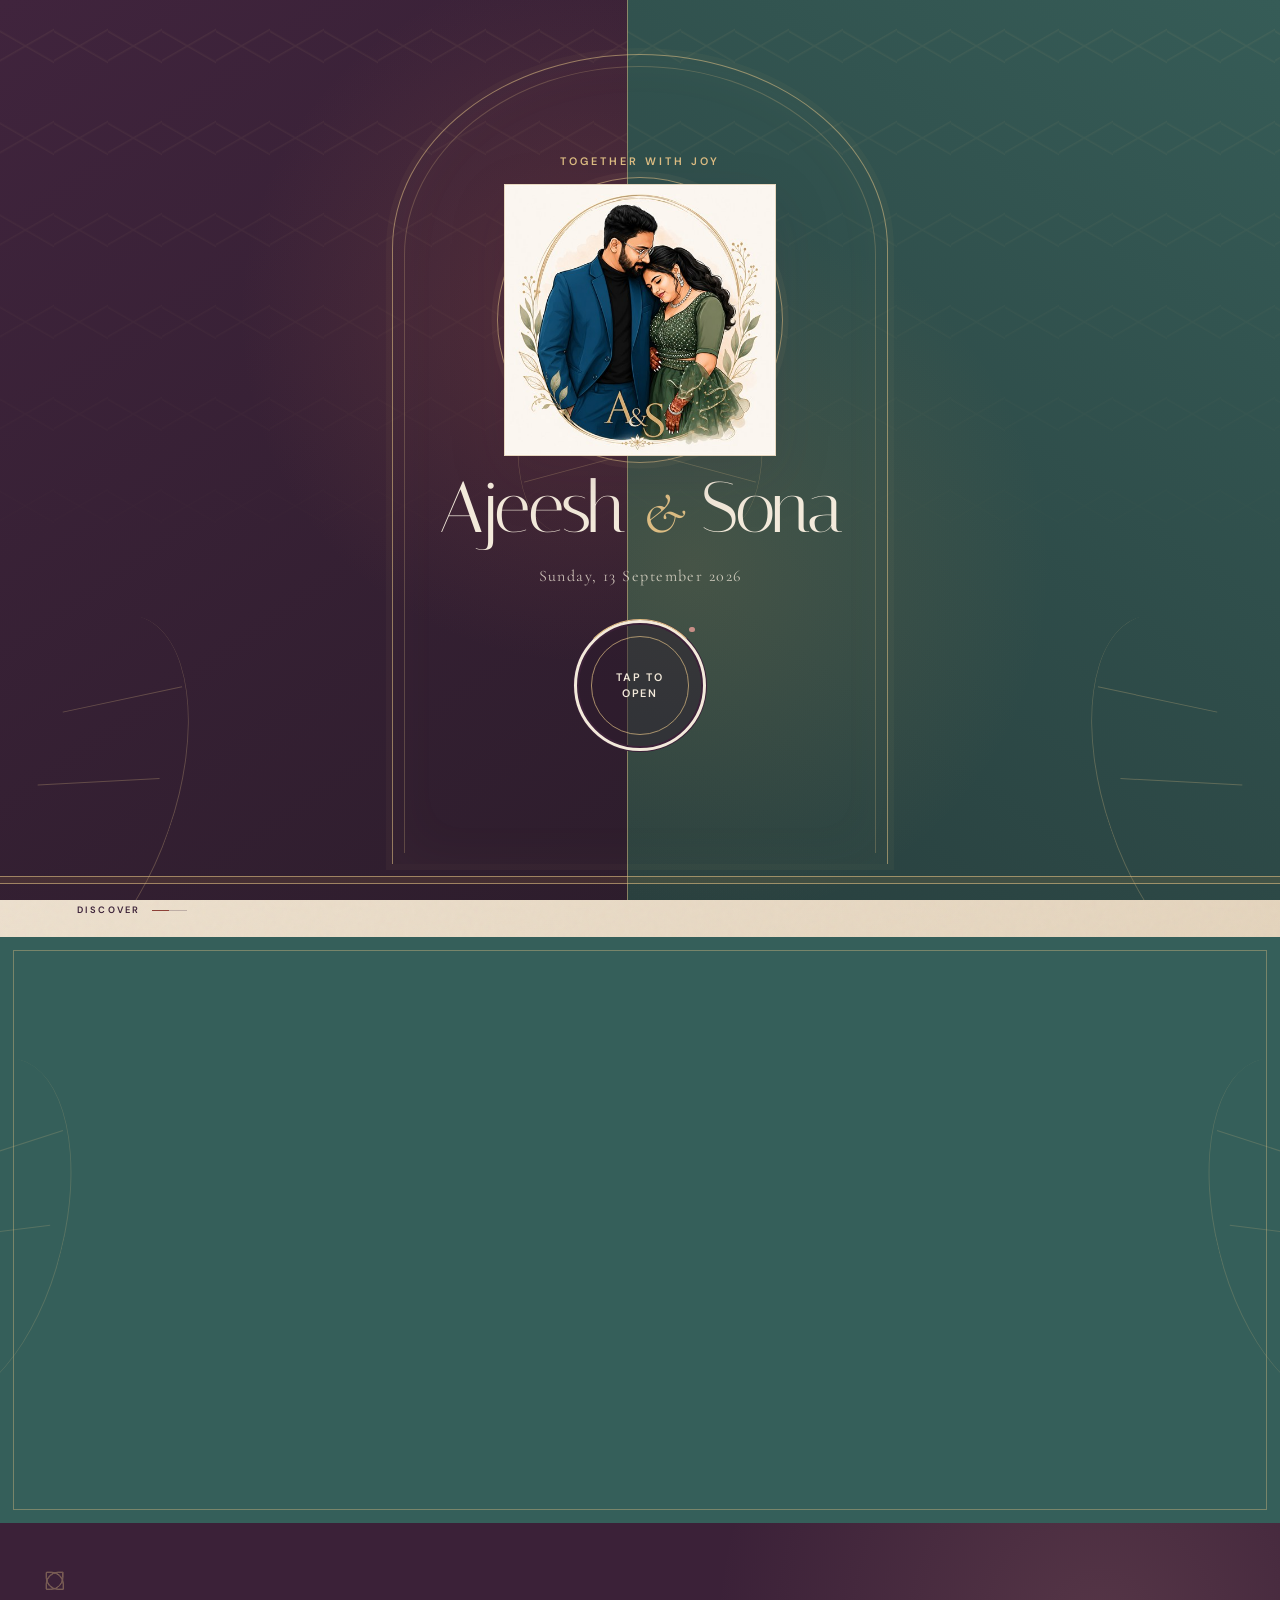
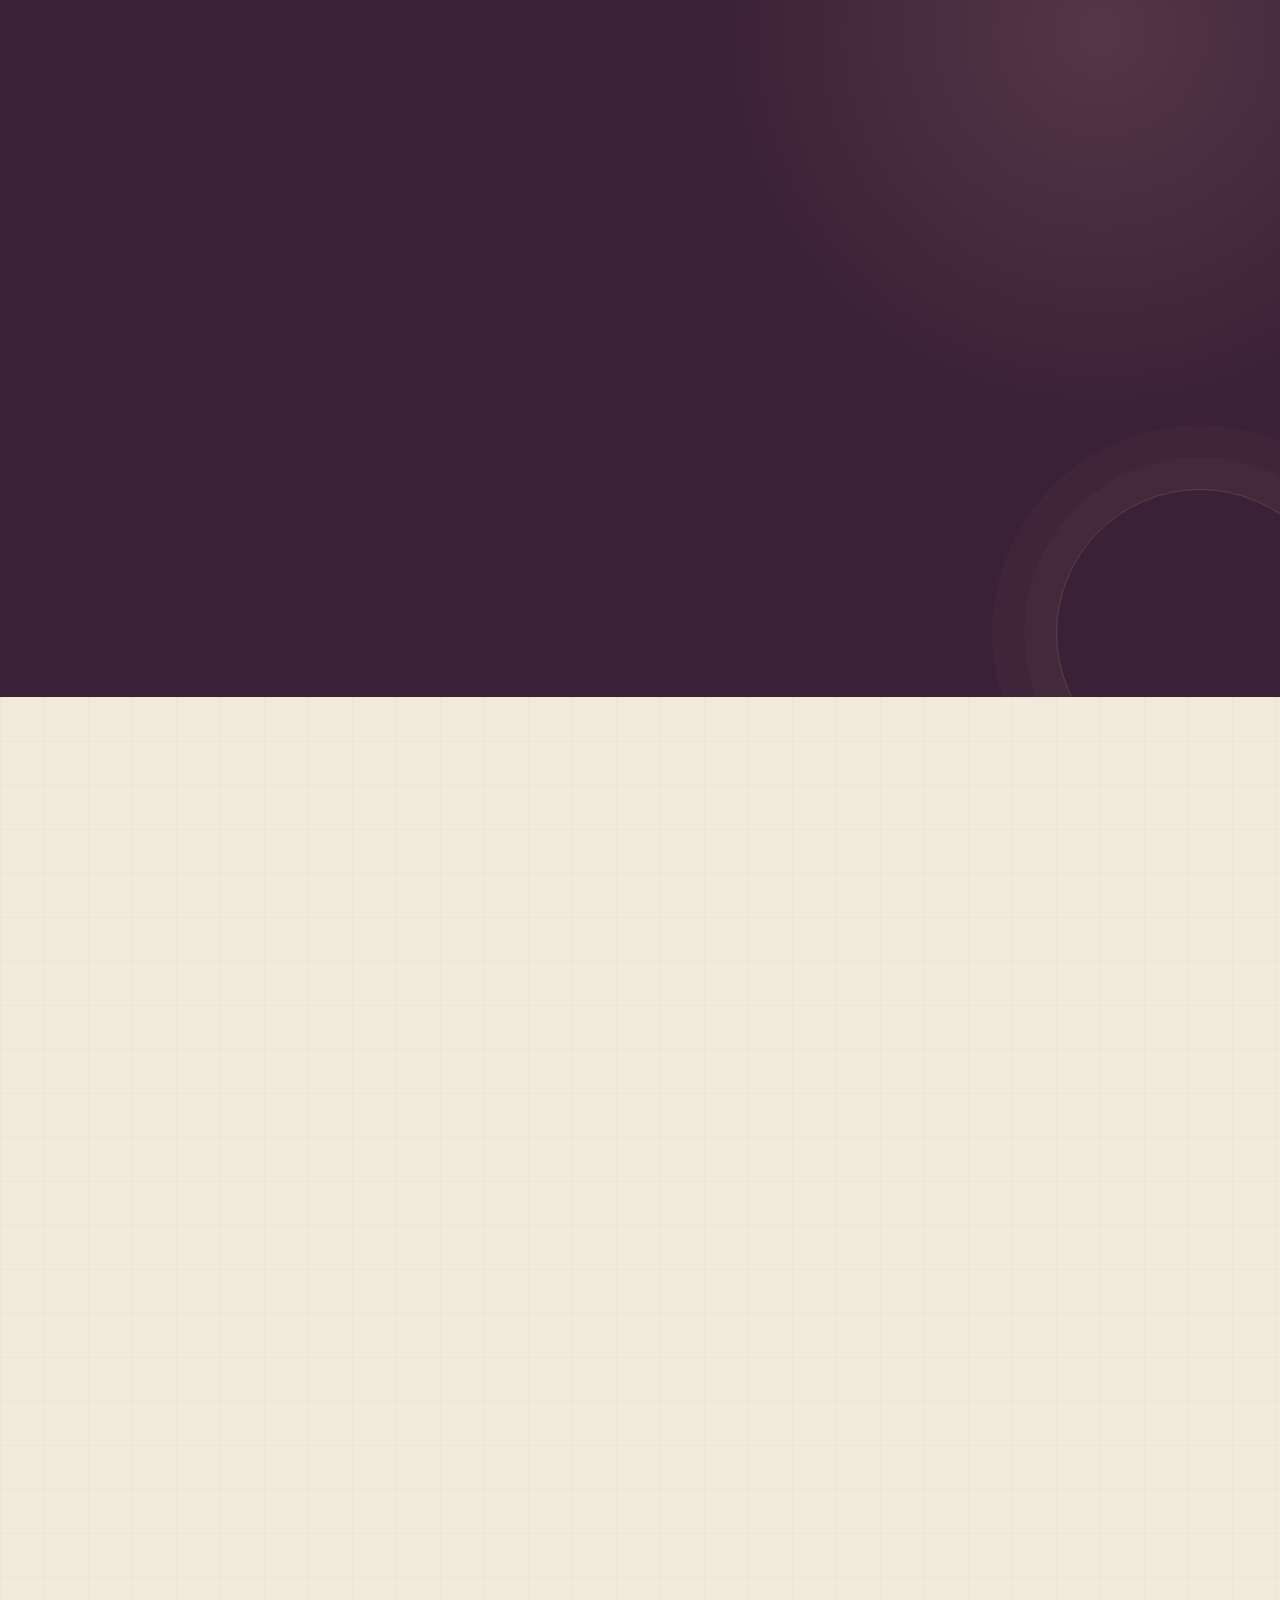
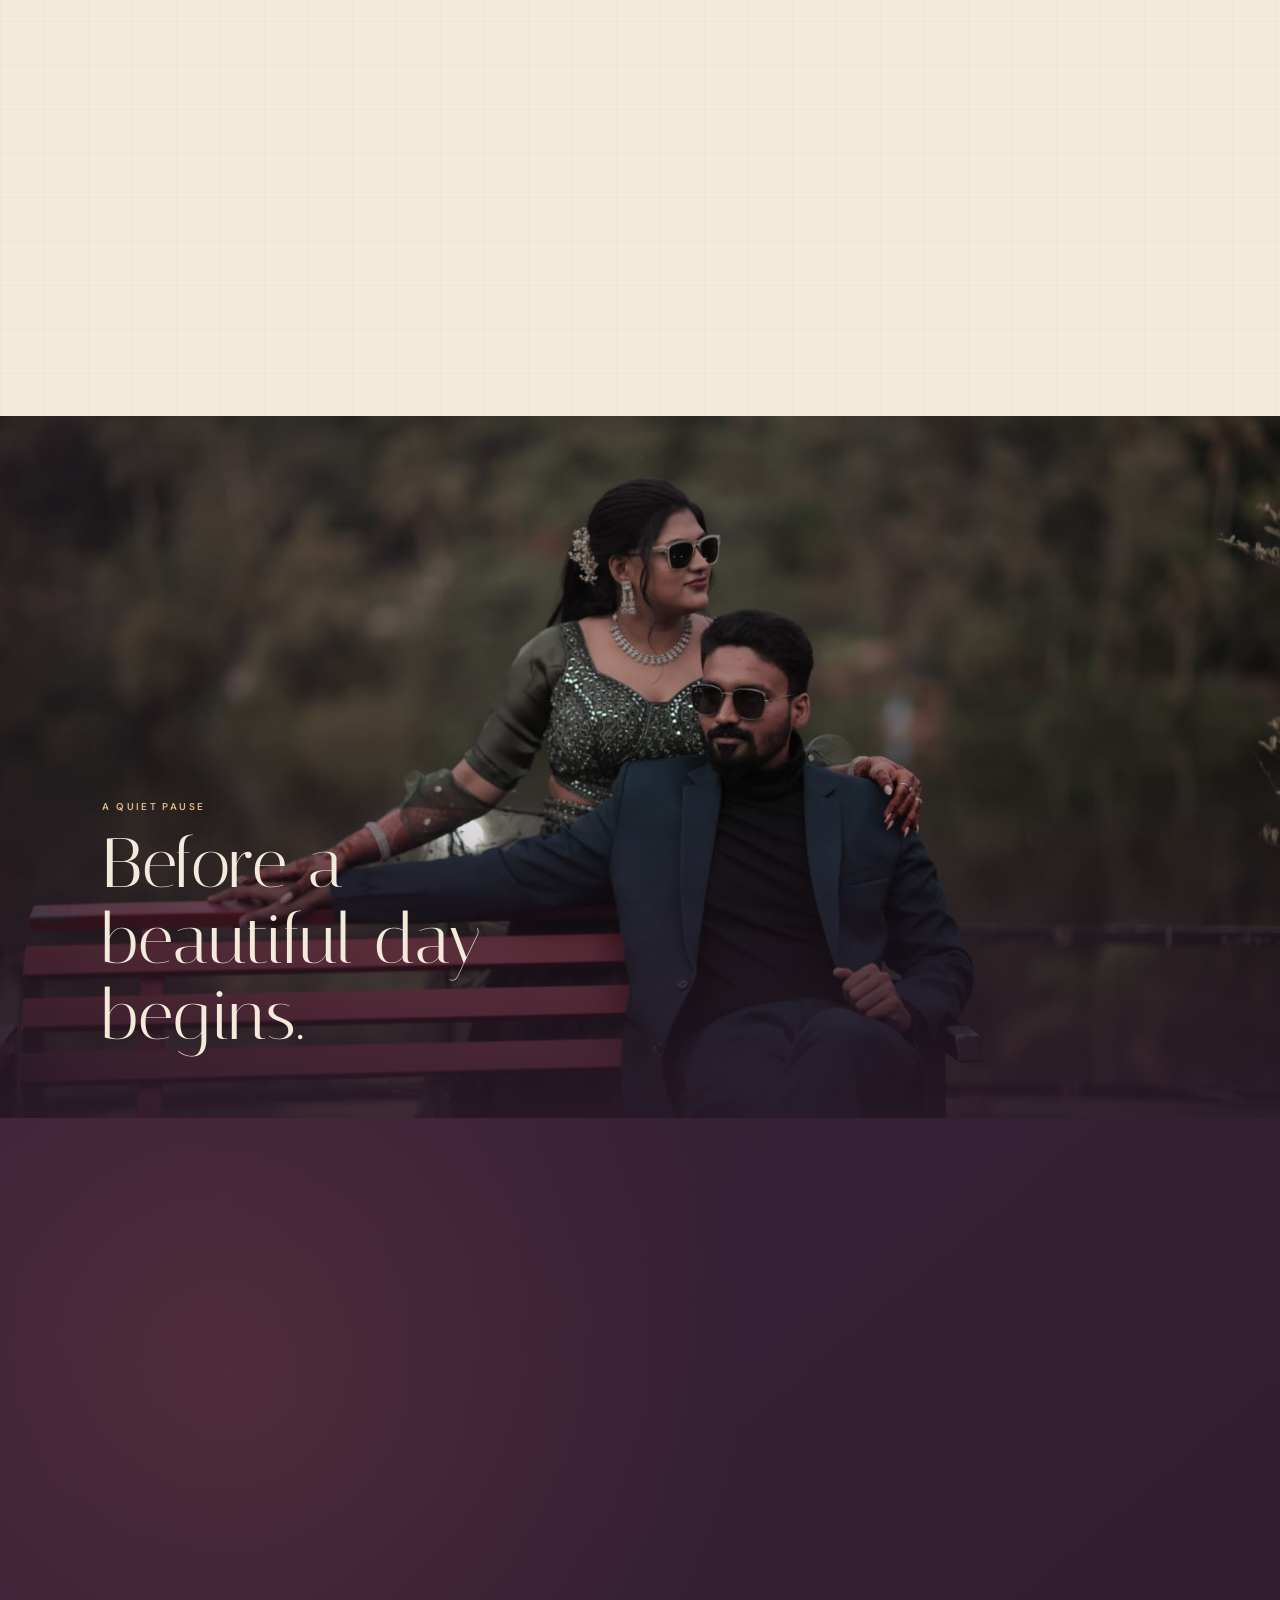
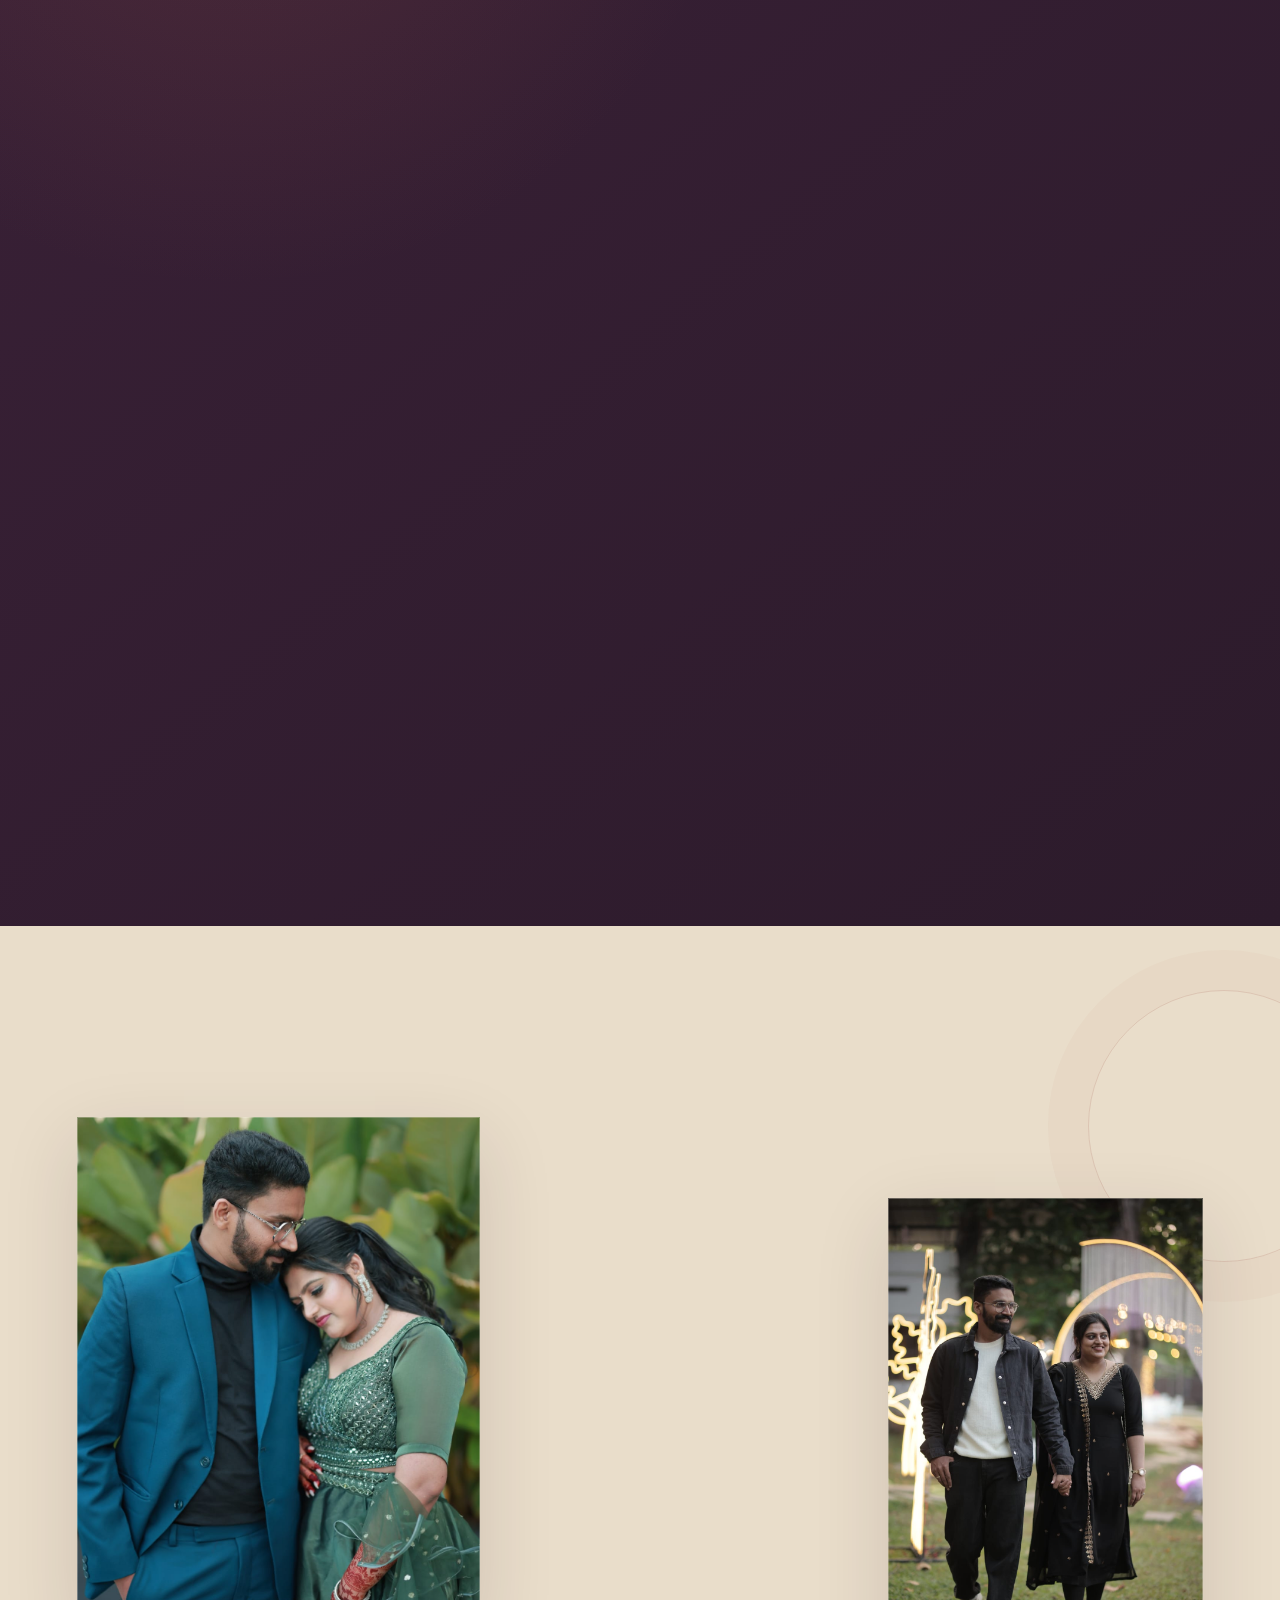
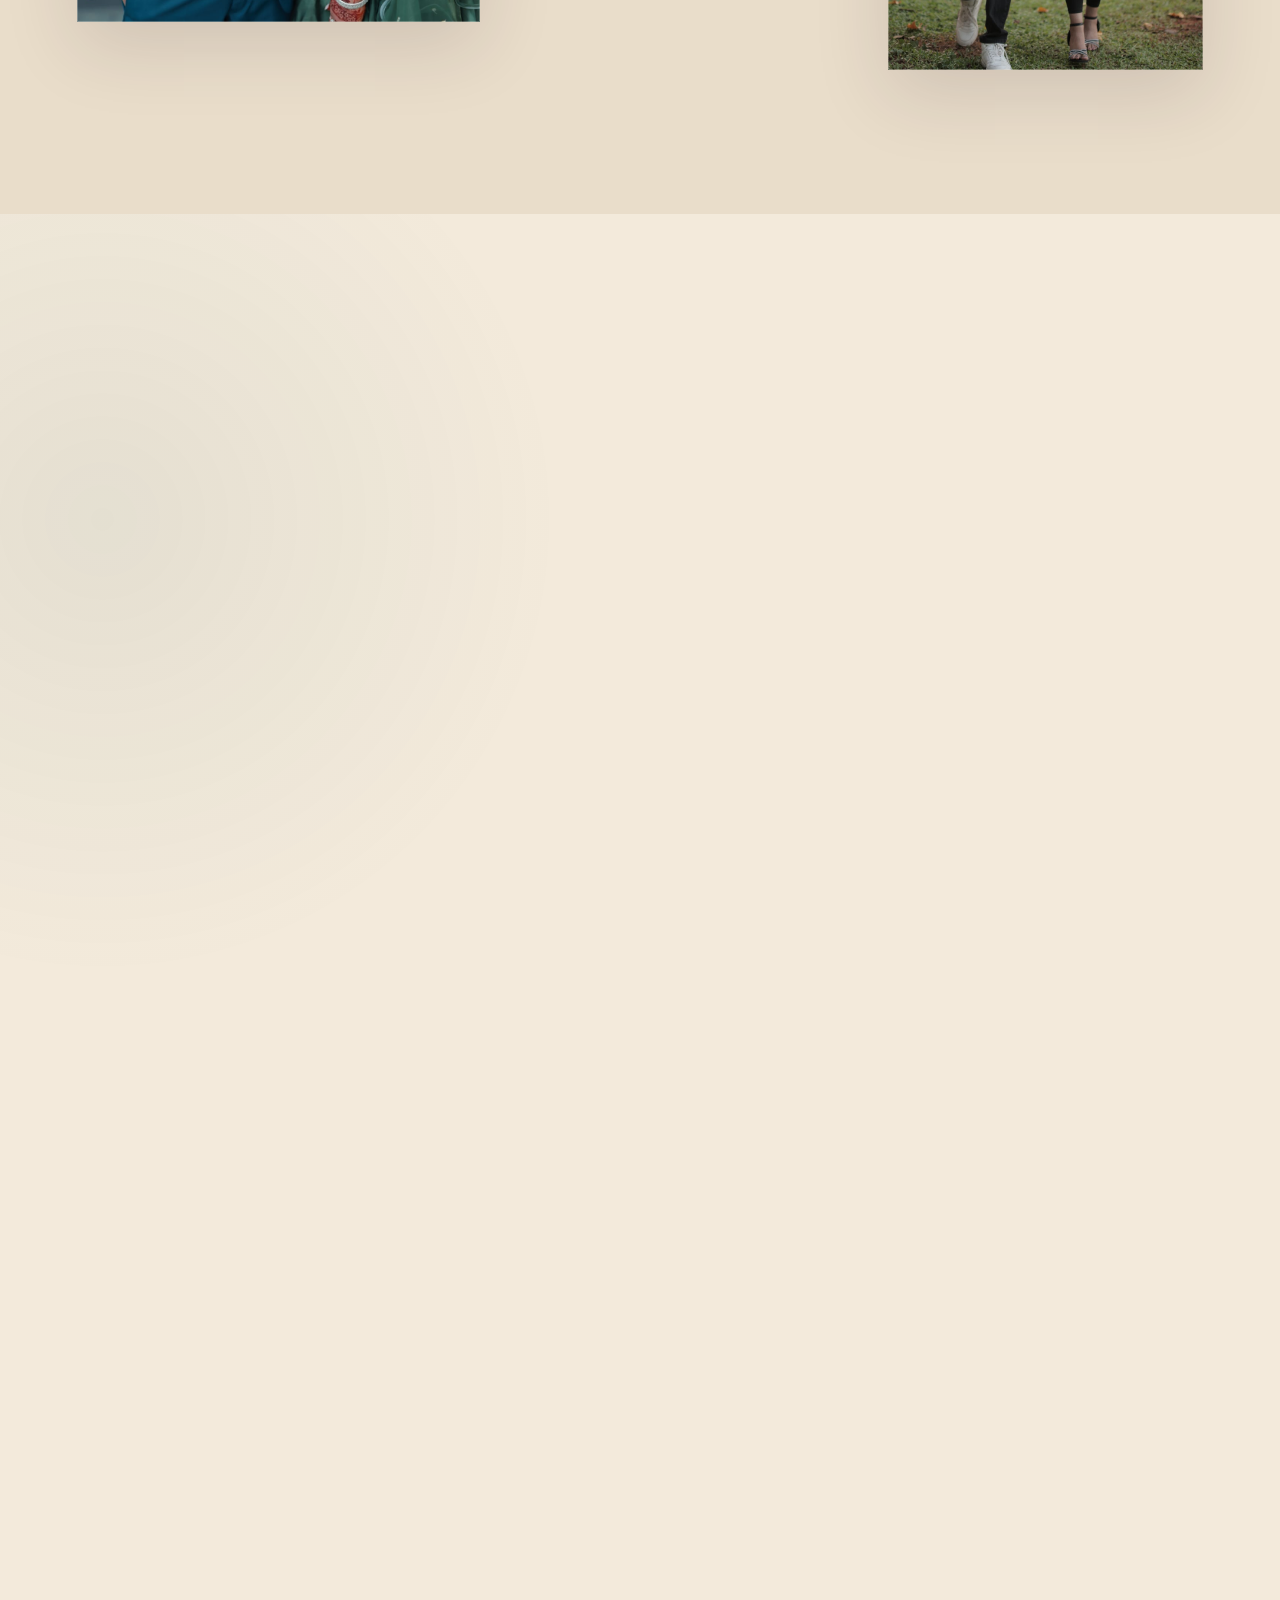
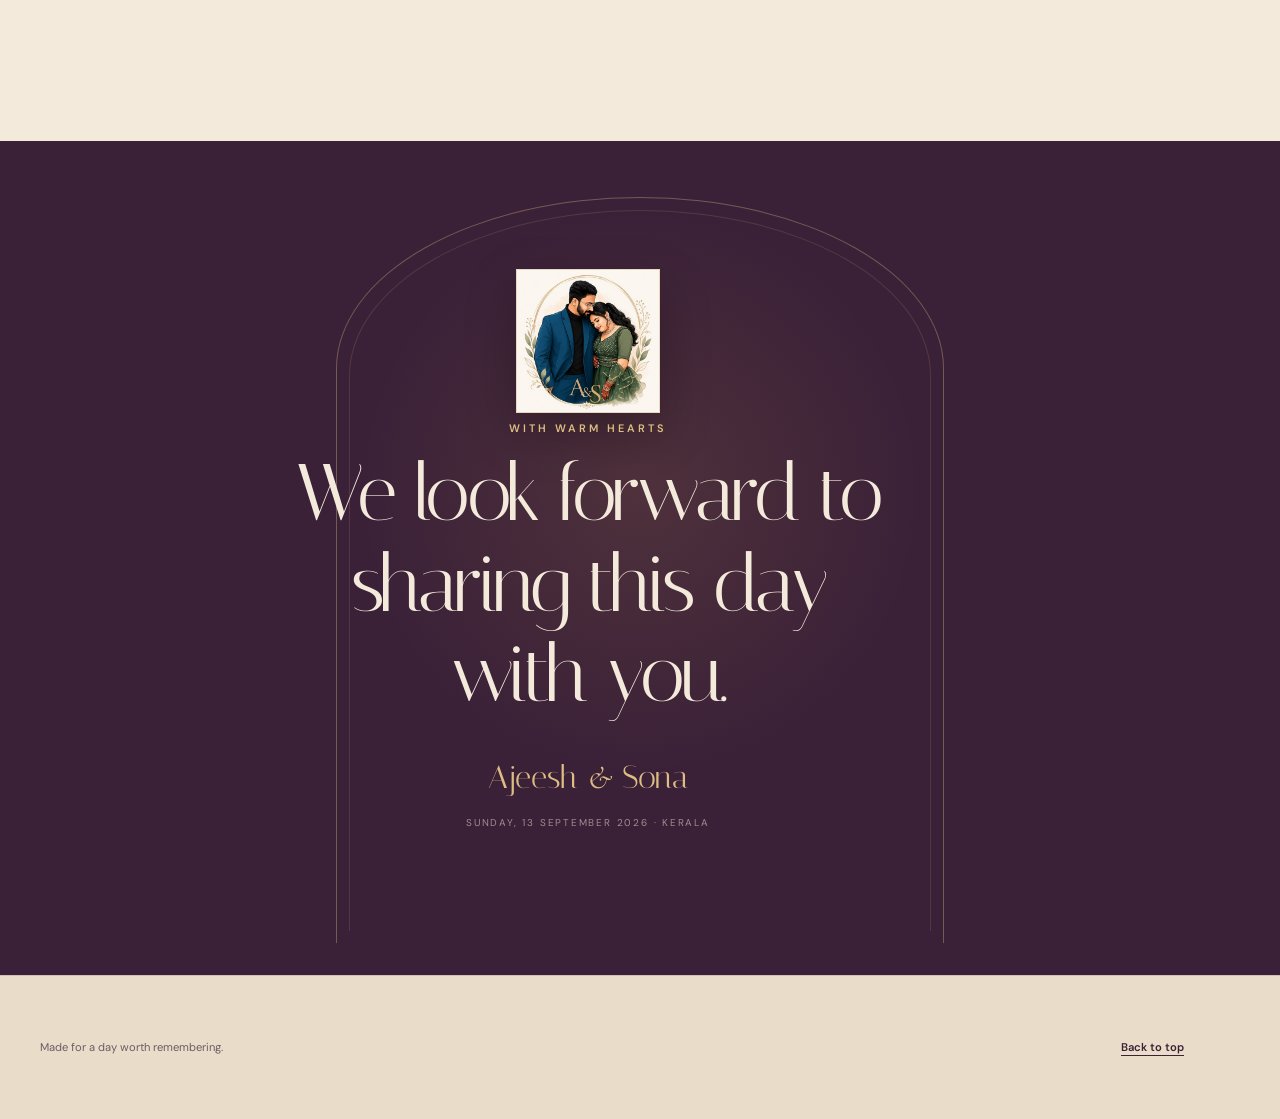
<file: index.html>
<!doctype html>
<html lang="en">
<head>
  <meta charset="utf-8">
  <meta name="viewport" content="width=device-width, initial-scale=1, viewport-fit=cover">
  <meta name="theme-color" content="#3b2138">
  <meta id="metaDescription" name="description" content="The wedding invitation of Ajeesh and Sona — Sunday, 13 September 2026 in Kerala.">
  <meta property="og:type" content="website">
  <meta property="og:title" content="Ajeesh &amp; Sona — Wedding Invitation">
  <meta property="og:description" content="Join us on Sunday, 13 September 2026, as we celebrate our wedding.">
  <meta property="og:image" content="./assets/images/couple-02.jpg">
  <meta property="og:image:alt" content="Ajeesh and Sona together beside a garden bench">
  <meta property="og:image:width" content="1600">
  <meta property="og:image:height" content="1067">
  <meta name="twitter:card" content="summary_large_image">
  <title>Ajeesh &amp; Sona — Wedding Invitation</title>

  <link rel="icon" href="./assets/icons/favicon.svg" type="image/svg+xml">
  <link rel="preconnect" href="https://fonts.googleapis.com">
  <link rel="preconnect" href="https://fonts.gstatic.com" crossorigin>
  <link href="https://fonts.googleapis.com/css2?family=Cormorant+Garamond:ital,wght@0,400;0,500;0,600;1,400&amp;family=DM+Sans:wght@400;500;600&amp;family=Italiana&amp;display=swap" rel="stylesheet">
  <link rel="preload" as="image" href="./assets/images/couple-emblem-480.jpg" imagesrcset="./assets/images/couple-emblem-480.jpg 480w, ./assets/images/couple-emblem-768.jpg 768w, ./assets/images/couple-emblem-1024.jpg 1024w" imagesizes="(max-height: 38rem) 9.5rem, (max-width: 40rem) 72vw, 17rem" type="image/jpeg" fetchpriority="high">
  <link rel="preload" as="image" href="./assets/images/couple-01.jpg" fetchpriority="high">
  <link rel="stylesheet" href="./assets/css/styles.css?v=20260719-scroll-reveal">

  <script>
    document.documentElement.classList.add("js");
    document.addEventListener("error", function (event) {
      const image = event.target;
      if (!(image instanceof HTMLImageElement) || !image.dataset.fallbackSrc) return;
      const fallback = image.dataset.fallbackSrc;
      delete image.dataset.fallbackSrc;
      image.removeAttribute("srcset");
      image.classList.add("is-svg-fallback");
      image.width = 360;
      image.height = 440;
      image.src = fallback;
    }, true);
  </script>
  <noscript>
    <style>
      body.invitation-locked{height:auto;overflow-x:clip;overflow-y:auto}
      .opening-cover{display:none}
      .invitation-locked .floating-nav{visibility:visible;opacity:1;transform:none}
      .music-control{display:none}
    </style>
  </noscript>
</head>
<body class="invitation-locked">
  <a class="skip-link" href="#main-content">Skip to invitation</a>

  <div class="opening-cover" id="openingCover" role="dialog" aria-modal="true" aria-labelledby="openingTitle">
    <div class="opening-panel opening-panel--left" aria-hidden="true">
      <span class="panel-leaf panel-leaf--one"></span>
      <span class="panel-leaf panel-leaf--two"></span>
    </div>
    <div class="opening-panel opening-panel--right" aria-hidden="true">
      <span class="panel-leaf panel-leaf--three"></span>
      <span class="panel-leaf panel-leaf--four"></span>
    </div>
    <div class="opening-arch" aria-hidden="true"></div>

    <div class="opening-content">
      <p class="eyebrow eyebrow--light">Together with joy</p>
      <div class="opening-artwork">
        <img class="emblem-art opening-emblem" data-emblem data-emblem-alt data-emblem-size="opening"
          data-fallback-src="./assets/images/couple-emblem.svg"
          src="./assets/images/couple-emblem.png"
          srcset="./assets/images/couple-emblem-480.jpg 480w, ./assets/images/couple-emblem-768.jpg 768w, ./assets/images/couple-emblem-1024.jpg 1024w"
          sizes="(max-height: 38rem) 9.5rem, (max-width: 40rem) 72vw, 17rem"
          width="1254" height="1254"
          alt="Ajeesh and Sona wedding emblem"
          decoding="async" fetchpriority="high">
      </div>
      <h1 id="openingTitle"><span class="name-part" data-name-one>Ajeesh</span> <span class="ampersand">&amp;</span> <span class="name-part" data-name-two>Sona</span></h1>
      <p class="opening-date" data-date-label>Sunday · 13 September 2026</p>
      <p class="opening-guest" id="coverGuest" hidden></p>
      <button class="open-invitation" id="openInvitation" type="button">
        <span>Tap to open</span>
        <span class="open-orbit" aria-hidden="true"></span>
      </button>
    </div>
    <div class="opening-kasavu" aria-hidden="true"></div>
    <div class="petal-burst" id="petalBurst" aria-hidden="true"></div>
  </div>

  <header class="site-header" aria-label="Invitation header">
    <a class="header-mark" href="#home" aria-label="Ajeesh and Sona, back to home">
      <span>A</span><i>&amp;</i><span>S</span>
    </a>
    <p data-date-numeric>13 · 09 · 2026</p>
  </header>

  <main id="main-content">
    <section class="hero section-anchor" id="home" aria-labelledby="heroTitle">
      <div class="hero-grain" aria-hidden="true"></div>
      <div class="hero-copy">
        <p class="personal-greeting" id="personalGreeting" hidden></p>
        <p class="eyebrow reveal">A wedding in Kerala</p>
        <img class="emblem-art couple-emblem" data-emblem data-emblem-alt data-emblem-size="hero"
          data-fallback-src="./assets/images/couple-emblem.svg"
          src="./assets/images/couple-emblem.png"
          srcset="./assets/images/couple-emblem-480.jpg 480w, ./assets/images/couple-emblem-768.jpg 768w, ./assets/images/couple-emblem-1024.jpg 1024w"
          sizes="(max-width: 59.99rem) 86vw, 21rem"
          width="1254" height="1254"
          alt="Ajeesh and Sona wedding emblem"
          decoding="async" fetchpriority="high">
        <h1 class="hero-title reveal" id="heroTitle">
          <span data-name-one>Ajeesh</span>
          <i>&amp;</i>
          <span data-name-two>Sona</span>
        </h1>
        <p class="full-names reveal"><span class="full-name" data-full-name-one>Dr. Ajeesh Anilkumar</span> <i aria-hidden="true">·</i> <span class="full-name" data-full-name-two>Dr. Sona S.P</span></p>
        <div class="hero-date-lockup reveal">
          <p data-day-label>Sunday</p>
          <strong data-date-numeric>13 · 09 · 2026</strong>
          <p data-malayalam-date>1202 Chingam 28</p>
        </div>
        <p class="hero-location reveal" data-wedding-location>Oachira · Kerala</p>
      </div>

      <figure class="hero-portrait image-reveal">
        <img data-photo-index="0" src="./assets/images/couple-01.jpg" width="1067" height="1600" alt="Ajeesh and Sona sharing a quiet moment beneath leafy branches" fetchpriority="high">
        <figcaption>One day, one promise, with the people who matter most.</figcaption>
      </figure>

      <a class="scroll-cue" href="#invitation" aria-label="Continue to the invitation">
        <span>Discover</span>
        <i aria-hidden="true"></i>
      </a>
    </section>

    <section class="invitation-note" id="invitation" aria-labelledby="invitationTitle">
      <div class="botanical-line botanical-line--left" aria-hidden="true"></div>
      <div class="invitation-note__inner reveal">
        <p class="eyebrow">With happiness</p>
        <h2 id="invitationTitle">We would be delighted to have you with us.</h2>
        <p>A new chapter, celebrated with the people who matter most.</p>
      </div>
      <div class="botanical-line botanical-line--right" aria-hidden="true"></div>
    </section>

    <section class="countdown section-anchor" id="countdown" aria-labelledby="countdownTitle">
      <div class="countdown-copy reveal">
        <p class="eyebrow eyebrow--light">Until the celebration</p>
        <h2 id="countdownTitle">The day draws closer</h2>
        <p id="countdownStatus" aria-live="polite">Counting down to 10:00 AM in Kerala.</p>
      </div>
      <div class="countdown-grid reveal" id="countdownGrid" aria-label="Wedding countdown">
        <div class="countdown-unit">
          <strong id="countdownDays">000</strong>
          <span>Days</span>
        </div>
        <div class="countdown-unit">
          <strong id="countdownHours">00</strong>
          <span>Hours</span>
        </div>
        <div class="countdown-unit">
          <strong id="countdownMinutes">00</strong>
          <span>Minutes</span>
        </div>
        <div class="countdown-unit">
          <strong id="countdownSeconds">00</strong>
          <span>Seconds</span>
        </div>
      </div>
      <div class="countdown-flower" aria-hidden="true">
        <span></span><span></span><span></span><span></span>
      </div>
    </section>

    <section class="event section-anchor" id="wedding" aria-labelledby="weddingTitle">
      <div class="event-heading reveal">
        <p class="eyebrow">The morning</p>
        <p class="event-number" aria-hidden="true">01</p>
        <h2 id="weddingTitle">Wedding ceremony</h2>
        <p class="event-intro"><span data-date-label>Sunday, 13 September 2026</span> <i aria-hidden="true">·</i> <span data-malayalam-date>1202 Chingam 28</span></p>
      </div>

      <div class="event-timeline reveal">
        <div class="time-feature">
          <span>Muhurtham</span>
          <strong data-wedding-start>10:00</strong>
          <i data-wedding-meridiem>AM</i>
          <p>to <span data-wedding-end>10:30 AM</span></p>
        </div>
        <div class="timeline-rule" aria-hidden="true"><i></i></div>
        <div class="time-secondary">
          <span>Departure</span>
          <strong data-departure>7:30 AM</strong>
          <p>Before the ceremony</p>
        </div>
      </div>

      <article class="venue venue--wedding reveal" aria-labelledby="weddingVenueTitle">
        <div class="venue-copy">
          <p class="eyebrow">Ceremony venue</p>
          <h3 id="weddingVenueTitle" data-wedding-venue>Royal Regency Convention Centre</h3>
          <p data-wedding-address>Oachira, Kerala</p>
          <small class="map-listing-note" data-wedding-map-listing>Maps listing: Regency Hall at Royale Regency</small>
          <div class="button-row">
            <a class="button button--primary" id="weddingMapLink" href="#" target="_blank" rel="noopener noreferrer">Open in Google Maps</a>
            <a class="button button--quiet" id="weddingDirectionsLink" href="#" target="_blank" rel="noopener noreferrer">Get directions</a>
            <button class="text-button copy-venue" type="button" data-venue="wedding" data-copy="Royal Regency Convention Centre, Oachira, Kerala">Copy venue</button>
          </div>
        </div>
      </article>
    </section>

    <figure class="cinematic cinematic--wide image-reveal">
      <img data-photo-index="1" src="./assets/images/couple-02.jpg" width="1600" height="1067" alt="Ajeesh and Sona posing together beside a red garden bench" loading="lazy">
      <div class="cinematic-shade" aria-hidden="true"></div>
      <figcaption>
        <span>A quiet pause</span>
        <p>Before a beautiful day begins.</p>
      </figcaption>
    </figure>

    <section class="event event--reception section-anchor" id="reception" aria-labelledby="receptionTitle">
      <div class="event-heading reveal">
        <p class="eyebrow eyebrow--light">The evening</p>
        <p class="event-number" aria-hidden="true">02</p>
        <h2 id="receptionTitle">Wedding reception</h2>
        <p class="event-intro" data-reception-date>Sunday, 13 September 2026</p>
      </div>

      <div class="reception-time reveal">
        <span>Join us between</span>
        <strong data-reception-start>5:00 PM</strong>
        <i>and</i>
        <strong data-reception-end>8:00 PM</strong>
      </div>

      <article class="venue venue--reception reveal" aria-labelledby="receptionVenueTitle">
        <div class="venue-copy">
          <p class="eyebrow eyebrow--light">Reception venue</p>
          <h3 id="receptionVenueTitle" data-reception-venue>Lalas Convention Centre</h3>
          <p data-reception-address>Mevaram, Kollam, Kerala</p>
          <small class="map-listing-note map-listing-note--light" data-reception-map-listing>Maps listing: Lalas Convention Centre, Thattamala</small>
          <div class="button-row">
            <a class="button button--gold" id="receptionMapLink" href="#" target="_blank" rel="noopener noreferrer">Open in Google Maps</a>
            <a class="button button--ghost" id="receptionDirectionsLink" href="#" target="_blank" rel="noopener noreferrer">Get directions</a>
            <button class="text-button text-button--light copy-venue" type="button" data-venue="reception" data-copy="Lalas Convention Centre, Mevaram, Kollam, Kerala">Copy venue</button>
          </div>
        </div>
      </article>
    </section>

    <section class="photo-story" aria-label="Portraits of Ajeesh and Sona">
      <figure class="photo-story__primary image-reveal">
        <img data-photo-index="2" src="./assets/images/couple-03.jpg" width="1067" height="1600" alt="Ajeesh and Sona in teal and green attire, standing close together" loading="lazy">
      </figure>
      <div class="photo-story__copy reveal">
        <span class="eyebrow">September 2026</span>
        <p>Made memorable by everyone who shares it with us.</p>
        <i aria-hidden="true"></i>
      </div>
      <figure class="photo-story__secondary image-reveal">
        <img data-photo-index="3" src="./assets/images/couple-04.jpg" width="1067" height="1600" alt="Ajeesh and Sona walking hand in hand beneath warm decorative lights" loading="lazy">
      </figure>
    </section>

    <section class="plan section-anchor" id="share" aria-labelledby="planTitle">
      <div class="plan-heading reveal">
        <p class="eyebrow">Keep the date close</p>
        <h2 id="planTitle">Save. Share. Celebrate.</h2>
      </div>

      <div class="calendar-panel reveal">
        <div class="calendar-date" aria-hidden="true">
          <span data-date-month>SEP</span>
          <strong data-date-day>13</strong>
          <small data-date-year>2026</small>
        </div>
        <div class="calendar-copy">
          <p class="eyebrow">Add to calendar</p>
          <h3>We’ll see you on Sunday.</h3>
          <div class="calendar-actions">
            <details class="action-menu">
              <summary class="button button--primary">Add wedding</summary>
              <div class="action-menu__items">
                <a id="weddingGoogleCalendar" href="#" target="_blank" rel="noopener noreferrer">Google Calendar</a>
                <a id="weddingIcsDownload" href="./calendar/wedding.ics" download="wedding.ics">Download .ics</a>
              </div>
            </details>
            <details class="action-menu">
              <summary class="button button--outline">Add reception</summary>
              <div class="action-menu__items">
                <a id="receptionGoogleCalendar" href="#" target="_blank" rel="noopener noreferrer">Google Calendar</a>
                <a id="receptionIcsDownload" href="./calendar/reception.ics" download="reception.ics">Download .ics</a>
              </div>
            </details>
            <a class="button button--quiet" id="bothIcsDownload" href="./calendar/wedding-and-reception.ics" download="wedding-and-reception.ics">Add both events</a>
          </div>
        </div>
      </div>

      <div class="share-grid">
        <article class="save-card reveal">
          <div class="save-card__preview" aria-hidden="true">
            <span class="mini-mark">A<i>&amp;</i>S</span>
            <small data-date-numeric>13 · 09 · 2026</small>
            <b data-display-names>Ajeesh &amp; Sona</b>
            <em>Kerala</em>
          </div>
          <div>
            <p class="eyebrow">Save the date</p>
            <h3>A keepsake for your phone</h3>
            <p>Download a high-resolution portrait invitation card.</p>
            <button class="button button--primary" id="downloadSaveDate" type="button">Download invitation</button>
          </div>
        </article>

        <article class="share-card reveal" data-host-only hidden>
          <p class="eyebrow eyebrow--light">Send the invitation</p>
          <h3>Share it with someone special.</h3>
          <p>Send the page directly, copy the link, or create a personalised guest invitation.</p>
          <div class="button-row">
            <button class="button button--gold" id="shareInvitation" type="button">Share invitation</button>
            <a class="button button--ghost" id="whatsappShare" href="#" target="_blank" rel="noopener noreferrer">WhatsApp</a>
            <button class="text-button text-button--light" id="copyLink" type="button">Copy link</button>
            <button class="text-button text-button--light" id="openGuestGenerator" type="button">Personalise a link</button>
          </div>
        </article>
      </div>

      <article class="qr-panel reveal" aria-labelledby="qrTitle">
        <div class="qr-code-wrap">
          <div class="qr-code" id="qrCode" aria-label="QR code for this wedding website"></div>
        </div>
        <div>
          <p class="eyebrow">Open on another phone</p>
          <h3 id="qrTitle">Scan the invitation</h3>
          <p id="qrUrlText" class="qr-url"></p>
          <div class="button-row">
            <button class="button button--outline" id="downloadQr" type="button">Download QR</button>
            <button class="text-button" id="copyQrUrl" type="button">Copy website address</button>
          </div>
        </div>
      </article>
    </section>

    <section class="closing" aria-labelledby="closingTitle">
      <div class="closing-arch" aria-hidden="true"></div>
      <img class="emblem-art closing-emblem" data-emblem data-emblem-size="closing"
        data-fallback-src="./assets/images/couple-emblem.svg"
        src="./assets/images/couple-emblem.png"
        srcset="./assets/images/couple-emblem-480.jpg 480w, ./assets/images/couple-emblem-768.jpg 768w, ./assets/images/couple-emblem-1024.jpg 1024w"
        sizes="8rem"
        width="1254" height="1254"
        alt="" loading="lazy" decoding="async">
      <p class="eyebrow eyebrow--light">With warm hearts</p>
      <h2 id="closingTitle">We look forward to sharing this day with you.</h2>
      <p><span class="closing-name" data-name-one>Ajeesh</span> <i>&amp;</i> <span class="closing-name" data-name-two>Sona</span></p>
      <small><span data-date-label>13 September 2026</span> · Kerala</small>
    </section>
  </main>

  <footer class="site-footer">
    <p>Made for a day worth remembering.</p>
    <a href="#home">Back to top</a>
  </footer>

  <nav class="floating-nav" aria-label="Invitation sections">
    <a href="#home" data-nav="home" aria-label="Home" class="is-active">
      <svg viewBox="0 0 24 24" aria-hidden="true"><path d="M4 10.5 12 4l8 6.5V20h-5v-6H9v6H4z"/></svg>
      <span>Home</span>
    </a>
    <a href="#countdown" data-nav="countdown" aria-label="Countdown">
      <svg viewBox="0 0 24 24" aria-hidden="true"><circle cx="12" cy="13" r="7"/><path d="M9 3h6M12 6v7l3 2"/></svg>
      <span>Countdown</span>
    </a>
    <a href="#wedding" data-nav="wedding" aria-label="Wedding">
      <svg viewBox="0 0 24 24" aria-hidden="true"><path d="M7 20V9l5-5 5 5v11M5 20h14M9.5 12h5"/></svg>
      <span>Wedding</span>
    </a>
    <a href="#reception" data-nav="reception" aria-label="Reception">
      <svg viewBox="0 0 24 24" aria-hidden="true"><path d="M6 20h12M8 20l1-8h6l1 8M10 12V8h4v4M9 8h6l-1.5-4h-3z"/></svg>
      <span>Reception</span>
    </a>
    <a href="#share" data-nav="share" aria-label="Share">
      <svg viewBox="0 0 24 24" aria-hidden="true"><circle cx="18" cy="5" r="2.5"/><circle cx="6" cy="12" r="2.5"/><circle cx="18" cy="19" r="2.5"/><path d="m8.2 10.8 7.6-4.5M8.2 13.2l7.6 4.5"/></svg>
      <span>Share</span>
    </a>
  </nav>

  <button class="music-control" id="musicControl" type="button" aria-label="Play background music" aria-pressed="false">
    <svg viewBox="0 0 24 24" aria-hidden="true"><path d="M9 18V6l10-2v12"/><circle cx="6.5" cy="18" r="2.5"/><circle cx="16.5" cy="16" r="2.5"/></svg>
    <span id="musicState">Music off</span>
  </button>
  <audio id="weddingMusic" loop preload="none"></audio>

  <dialog class="guest-dialog" id="guestDialog" aria-labelledby="guestDialogTitle" data-host-only hidden>
    <button class="dialog-close" id="closeGuestDialog" type="button" aria-label="Close personalised link generator">×</button>
    <p class="eyebrow">For the couple</p>
    <h2 id="guestDialogTitle">Create a guest link</h2>
    <p>Enter a name exactly as you would like it to appear on the invitation.</p>
    <label for="guestName">Guest name</label>
    <input id="guestName" type="text" maxlength="80" autocomplete="name" placeholder="Rahul and Family">
    <p class="dialog-status" id="guestDialogStatus" role="status" aria-live="polite"></p>
    <button class="button button--primary" id="generateGuestLink" type="button">Generate personalised link</button>
    <div class="generated-link" id="generatedLinkGroup" hidden>
      <label for="guestLink">Personalised URL</label>
      <input id="guestLink" type="url" readonly>
      <div class="button-row">
        <button class="button button--outline" id="copyGuestLink" type="button">Copy URL</button>
        <a class="button button--primary" id="guestWhatsapp" href="#" target="_blank" rel="noopener noreferrer">Open WhatsApp</a>
      </div>
    </div>
  </dialog>

  <div class="toast" id="toast" role="status" aria-live="polite"></div>

  <script src="./assets/js/config.js"></script>
  <script src="./assets/js/qrcode.js"></script>
  <script src="./assets/js/countdown.js"></script>
  <script src="./assets/js/calendar.js"></script>
  <script src="./assets/js/sharing.js"></script>
  <script src="./assets/js/animations.js"></script>
  <script src="./assets/js/main.js"></script>
</body>
</html>
</file>
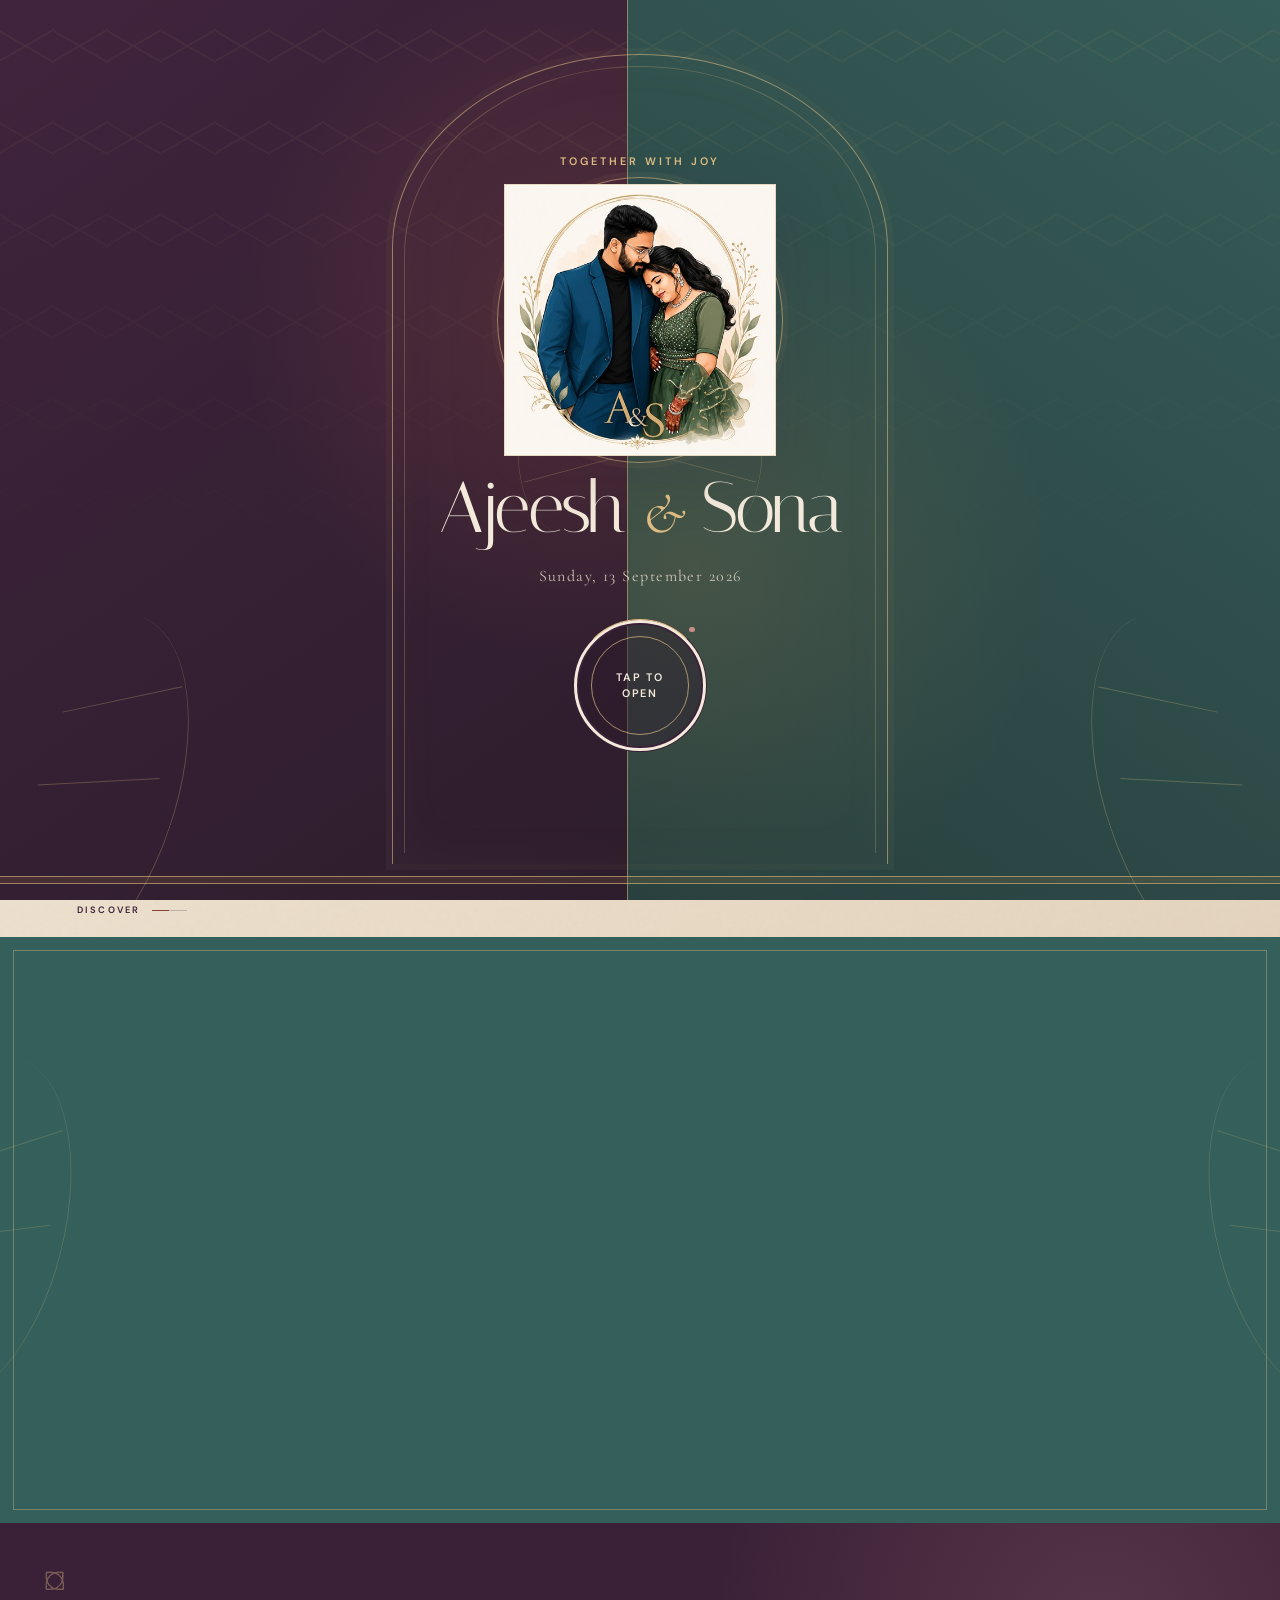
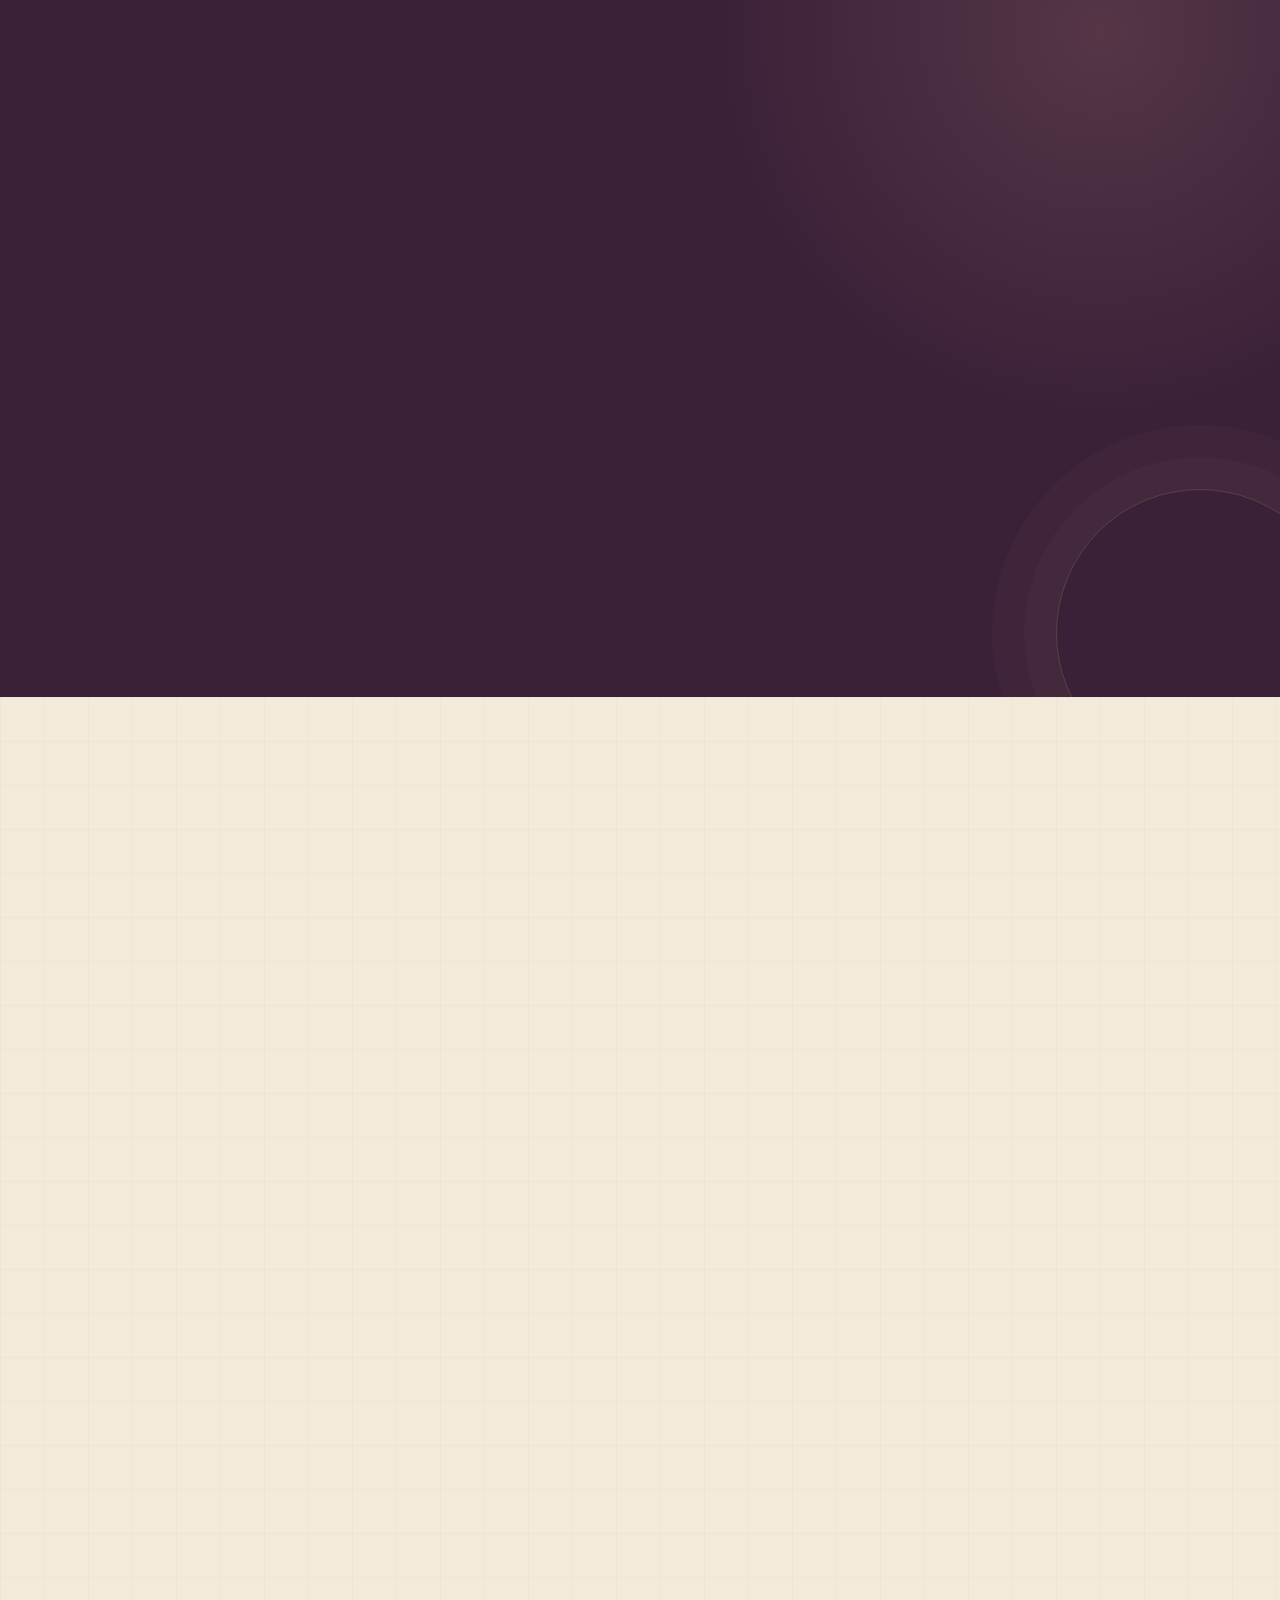
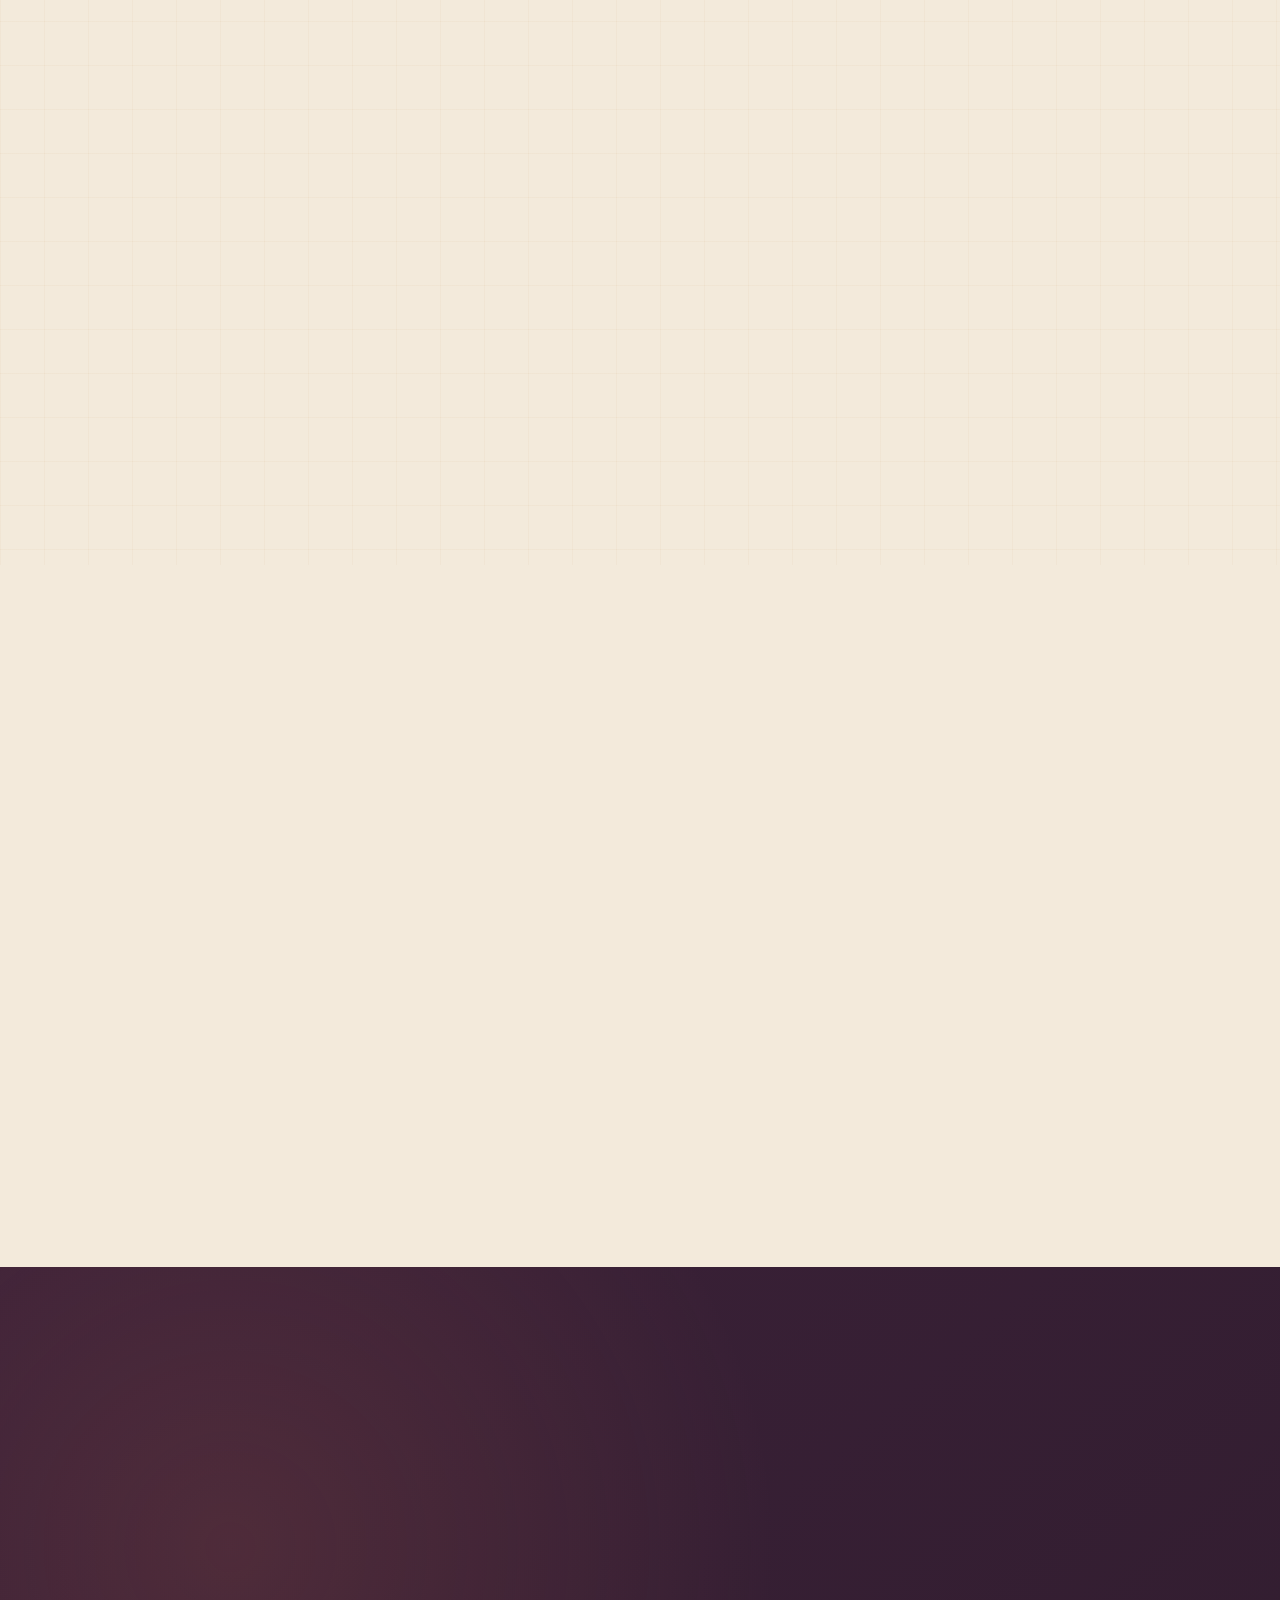
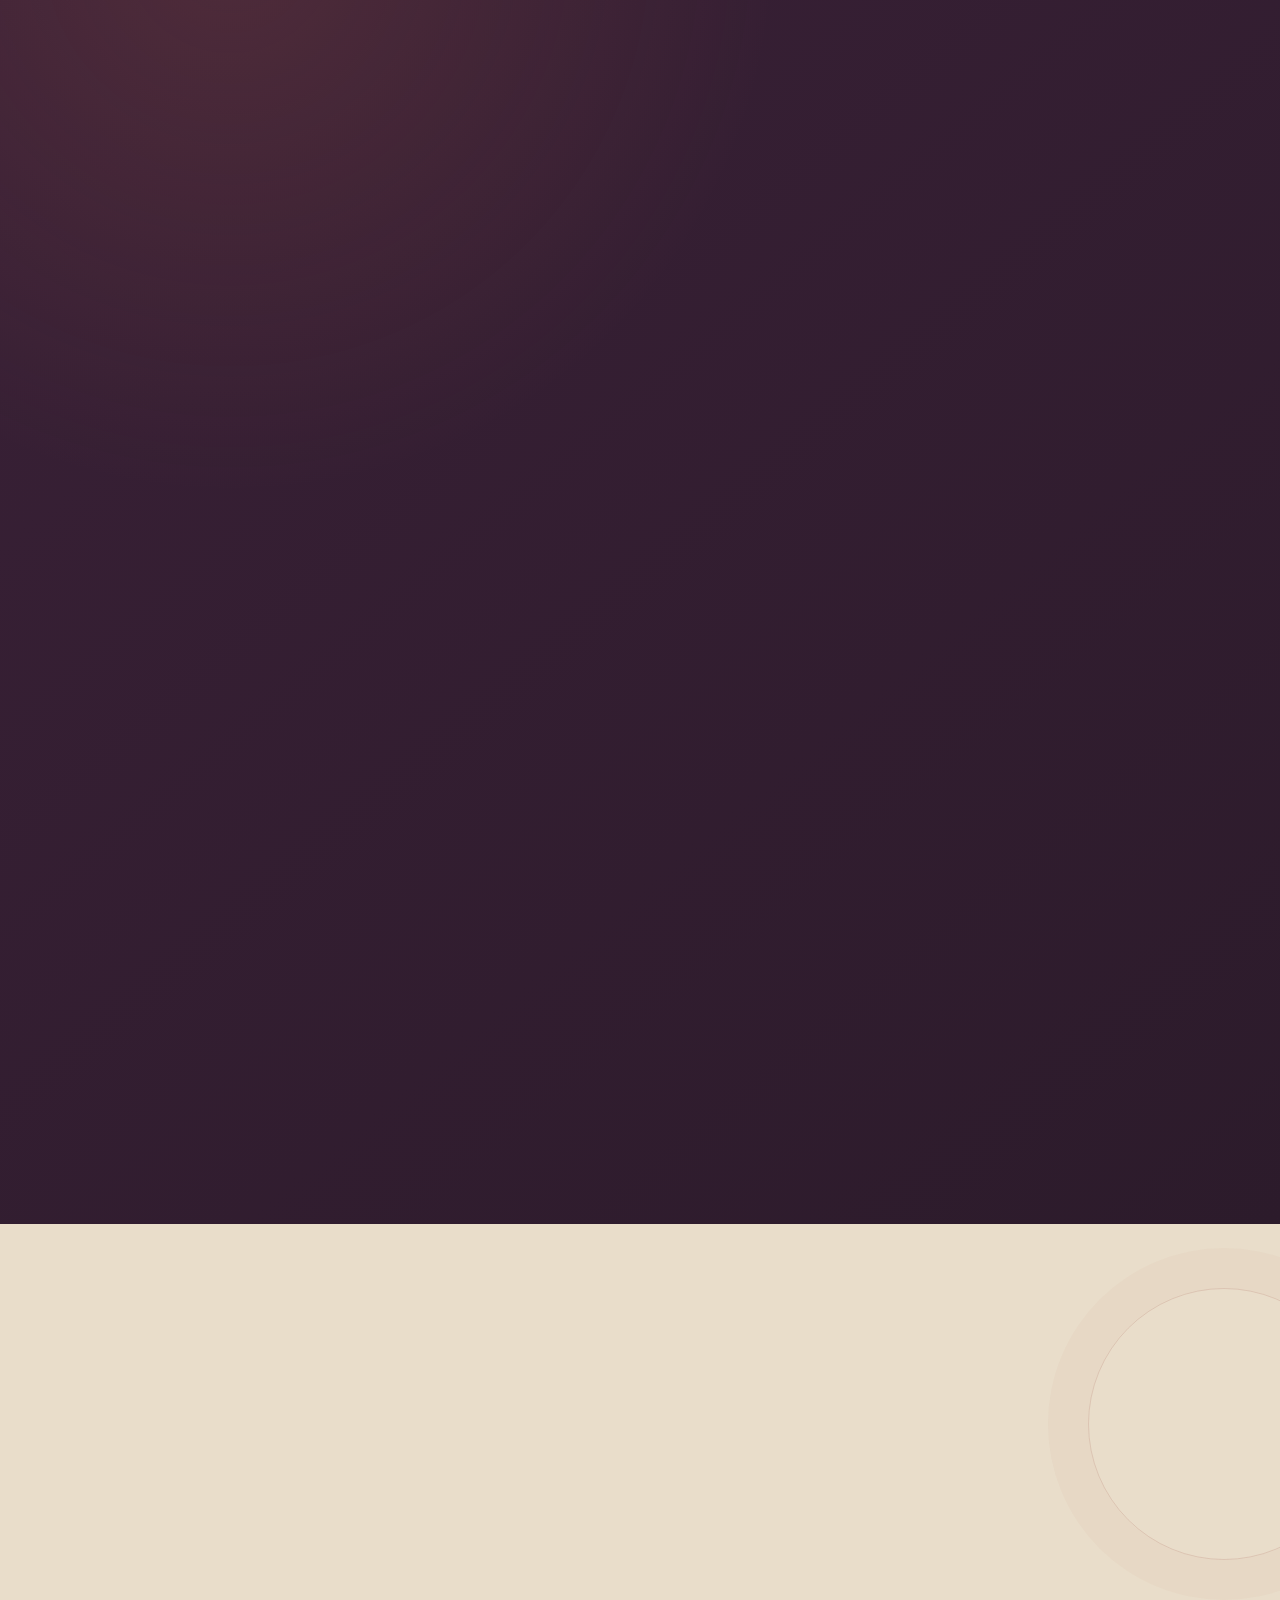
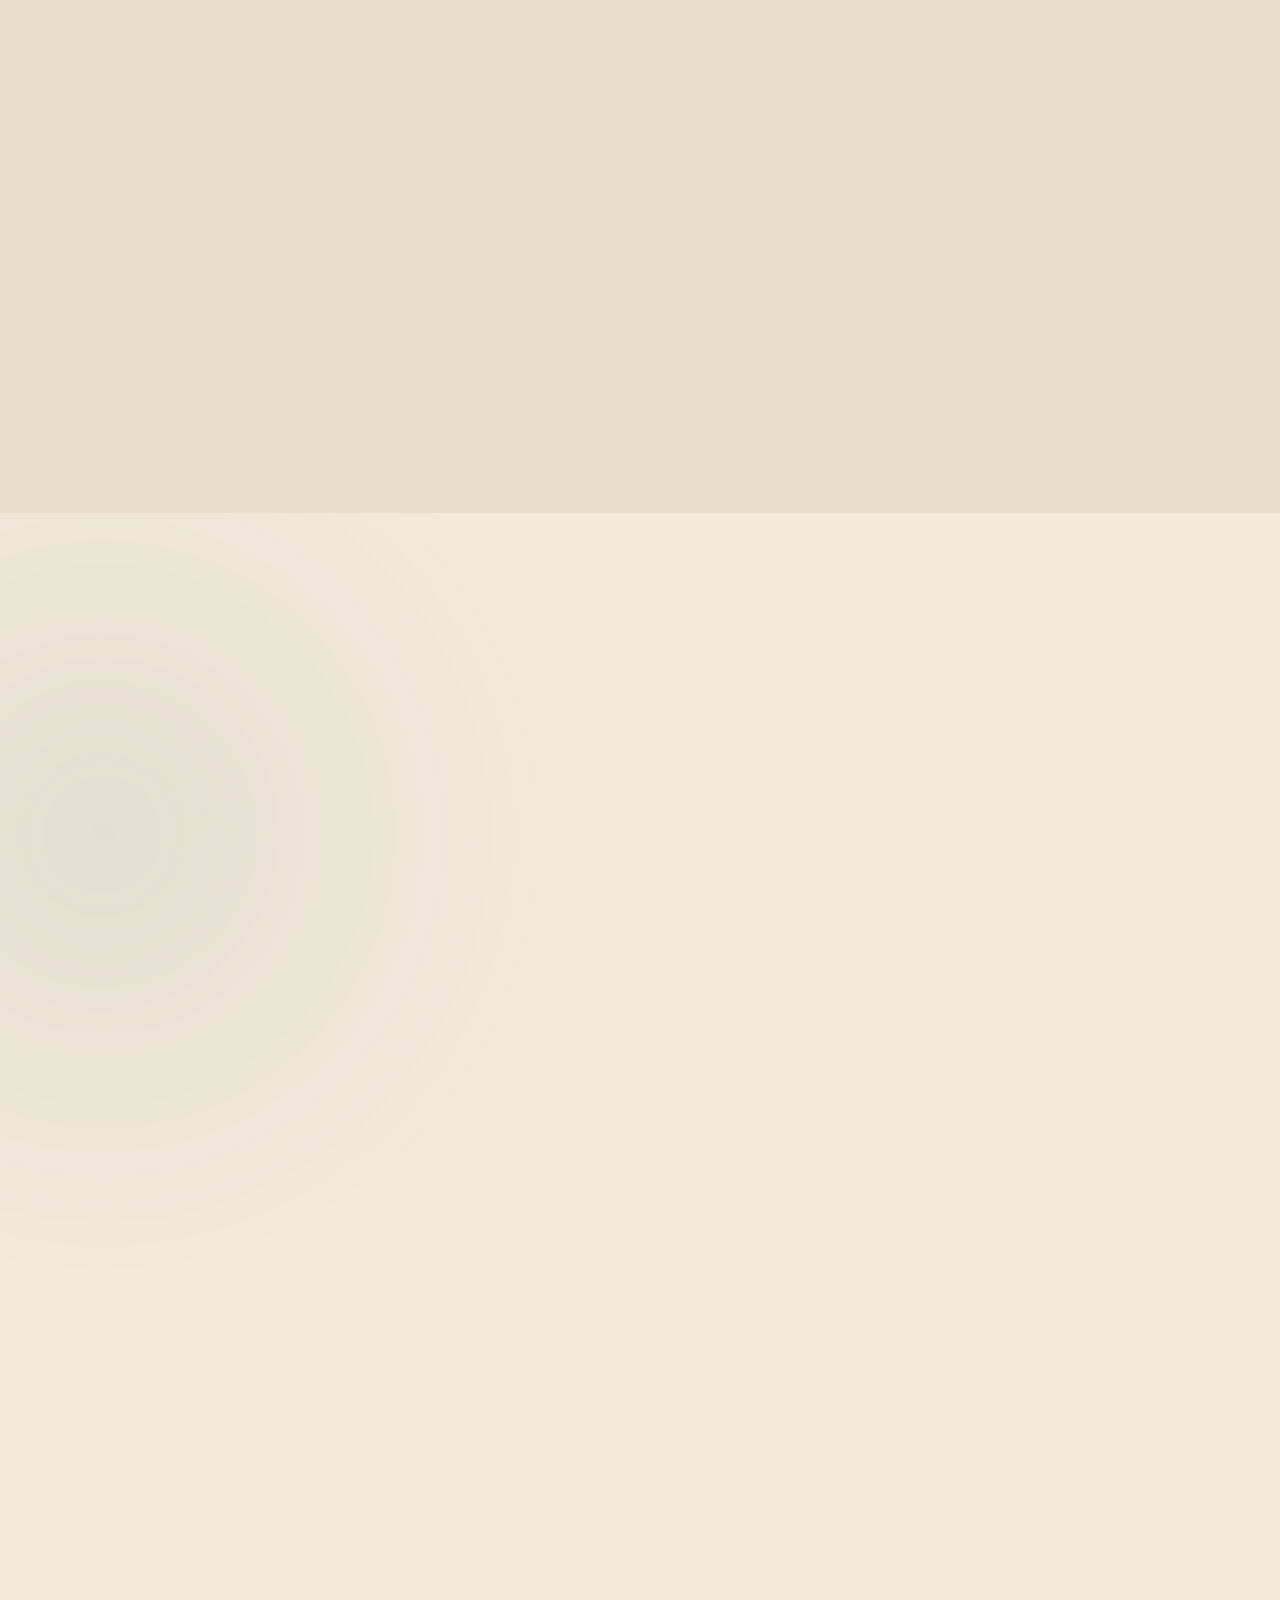
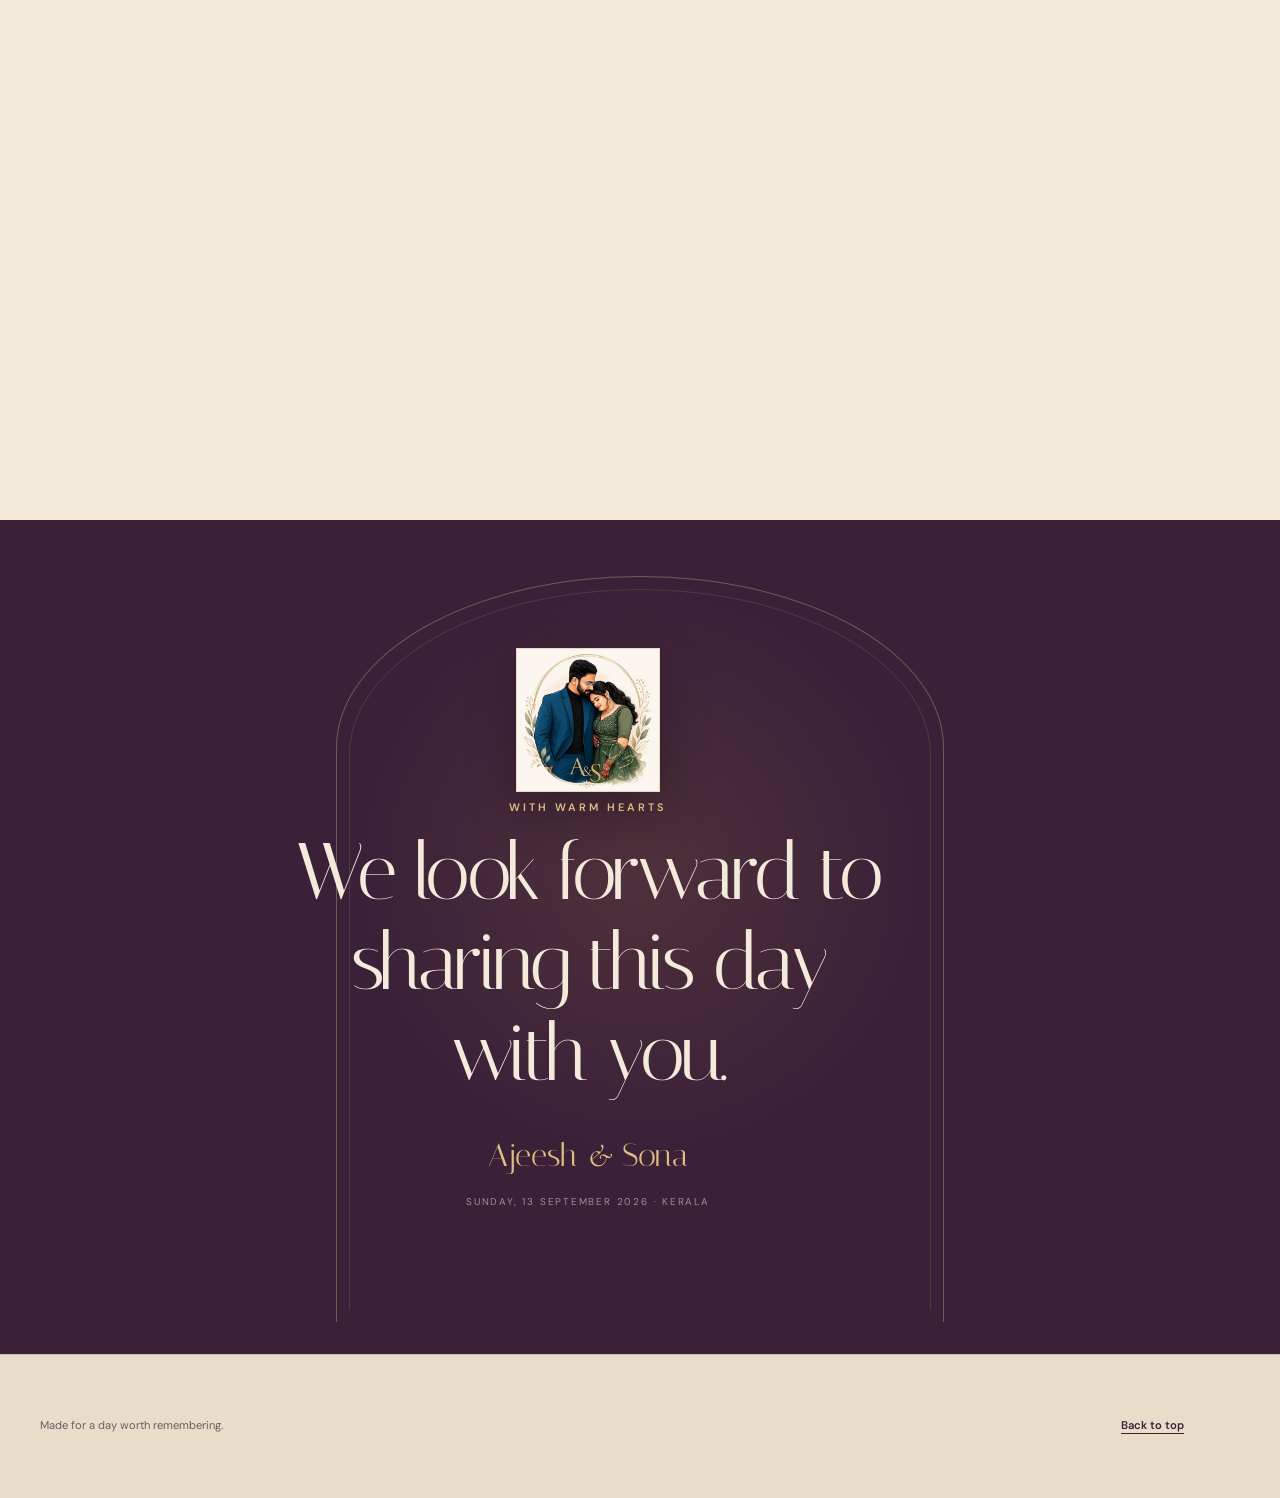
<file: ajeesh-sona-wedding/index.html>
<!doctype html>
<html lang="en">
<head>
  <meta charset="utf-8">
  <meta name="viewport" content="width=device-width, initial-scale=1, viewport-fit=cover">
  <meta name="theme-color" content="#3b2138">
  <meta id="metaDescription" name="description" content="The wedding invitation of Ajeesh and Sona — Sunday, 13 September 2026 in Kerala.">
  <meta property="og:type" content="website">
  <meta property="og:title" content="Ajeesh &amp; Sona — Wedding Invitation">
  <meta property="og:description" content="Join us on Sunday, 13 September 2026, as we celebrate our wedding.">
  <meta property="og:image" content="./assets/images/couple-02.jpg">
  <meta property="og:image:alt" content="Ajeesh and Sona together beside a garden bench">
  <meta property="og:image:width" content="1600">
  <meta property="og:image:height" content="1067">
  <meta name="twitter:card" content="summary_large_image">
  <title>Ajeesh &amp; Sona — Wedding Invitation</title>

  <link rel="icon" href="./assets/icons/favicon.svg" type="image/svg+xml">
  <link rel="preconnect" href="https://fonts.googleapis.com">
  <link rel="preconnect" href="https://fonts.gstatic.com" crossorigin>
  <link href="https://fonts.googleapis.com/css2?family=Cormorant+Garamond:ital,wght@0,400;0,500;0,600;1,400&amp;family=DM+Sans:wght@400;500;600&amp;family=Italiana&amp;display=swap" rel="stylesheet">
  <link rel="preload" as="image" href="./assets/images/couple-emblem-480.jpg" imagesrcset="./assets/images/couple-emblem-480.jpg 480w, ./assets/images/couple-emblem-768.jpg 768w, ./assets/images/couple-emblem-1024.jpg 1024w" imagesizes="(max-height: 38rem) 9.5rem, (max-width: 40rem) 72vw, 17rem" type="image/jpeg" fetchpriority="high">
  <link rel="preload" as="image" href="./assets/images/couple-01.jpg" fetchpriority="high">
  <link rel="stylesheet" href="./assets/css/styles.css">

  <script>
    document.documentElement.classList.add("js");
    document.addEventListener("error", function (event) {
      const image = event.target;
      if (!(image instanceof HTMLImageElement) || !image.dataset.fallbackSrc) return;
      const fallback = image.dataset.fallbackSrc;
      delete image.dataset.fallbackSrc;
      image.removeAttribute("srcset");
      image.classList.add("is-svg-fallback");
      image.width = 360;
      image.height = 440;
      image.src = fallback;
    }, true);
  </script>
  <noscript>
    <style>
      body.invitation-locked{height:auto;overflow-x:clip;overflow-y:auto}
      .opening-cover{display:none}
      .invitation-locked .floating-nav{visibility:visible;opacity:1;transform:none}
      .music-control{display:none}
    </style>
  </noscript>
</head>
<body class="invitation-locked">
  <a class="skip-link" href="#main-content">Skip to invitation</a>

  <div class="opening-cover" id="openingCover" role="dialog" aria-modal="true" aria-labelledby="openingTitle">
    <div class="opening-panel opening-panel--left" aria-hidden="true">
      <span class="panel-leaf panel-leaf--one"></span>
      <span class="panel-leaf panel-leaf--two"></span>
    </div>
    <div class="opening-panel opening-panel--right" aria-hidden="true">
      <span class="panel-leaf panel-leaf--three"></span>
      <span class="panel-leaf panel-leaf--four"></span>
    </div>
    <div class="opening-arch" aria-hidden="true"></div>

    <div class="opening-content">
      <p class="eyebrow eyebrow--light">Together with joy</p>
      <div class="opening-artwork">
        <img class="emblem-art opening-emblem" data-emblem data-emblem-alt data-emblem-size="opening"
          data-fallback-src="./assets/images/couple-emblem.svg"
          src="./assets/images/couple-emblem.png"
          srcset="./assets/images/couple-emblem-480.jpg 480w, ./assets/images/couple-emblem-768.jpg 768w, ./assets/images/couple-emblem-1024.jpg 1024w"
          sizes="(max-height: 38rem) 9.5rem, (max-width: 40rem) 72vw, 17rem"
          width="1254" height="1254"
          alt="Ajeesh and Sona wedding emblem"
          decoding="async" fetchpriority="high">
      </div>
      <h1 id="openingTitle"><span class="name-part" data-name-one>Ajeesh</span> <span class="ampersand">&amp;</span> <span class="name-part" data-name-two>Sona</span></h1>
      <p class="opening-date" data-date-label>Sunday · 13 September 2026</p>
      <p class="opening-guest" id="coverGuest" hidden></p>
      <button class="open-invitation" id="openInvitation" type="button">
        <span>Tap to open</span>
        <span class="open-orbit" aria-hidden="true"></span>
      </button>
    </div>
    <div class="opening-kasavu" aria-hidden="true"></div>
    <div class="petal-burst" id="petalBurst" aria-hidden="true"></div>
  </div>

  <header class="site-header" aria-label="Invitation header">
    <a class="header-mark" href="#home" aria-label="Ajeesh and Sona, back to home">
      <span>A</span><i>&amp;</i><span>S</span>
    </a>
    <p data-date-numeric>13 · 09 · 2026</p>
  </header>

  <main id="main-content">
    <section class="hero section-anchor" id="home" aria-labelledby="heroTitle">
      <div class="hero-grain" aria-hidden="true"></div>
      <div class="hero-copy">
        <p class="personal-greeting" id="personalGreeting" hidden></p>
        <p class="eyebrow reveal">A wedding in Kerala</p>
        <img class="emblem-art couple-emblem reveal" data-emblem data-emblem-alt data-emblem-size="hero"
          data-fallback-src="./assets/images/couple-emblem.svg"
          src="./assets/images/couple-emblem.png"
          srcset="./assets/images/couple-emblem-480.jpg 480w, ./assets/images/couple-emblem-768.jpg 768w, ./assets/images/couple-emblem-1024.jpg 1024w"
          sizes="(max-width: 59.99rem) 86vw, 21rem"
          width="1254" height="1254"
          alt="Ajeesh and Sona wedding emblem"
          decoding="async" fetchpriority="high">
        <h1 class="hero-title reveal" id="heroTitle">
          <span data-name-one>Ajeesh</span>
          <i>&amp;</i>
          <span data-name-two>Sona</span>
        </h1>
        <p class="full-names reveal"><span class="full-name" data-full-name-one>Dr. Ajeesh Anilkumar</span> <i aria-hidden="true">·</i> <span class="full-name" data-full-name-two>Dr. Sona S.P</span></p>
        <div class="hero-date-lockup reveal">
          <p data-day-label>Sunday</p>
          <strong data-date-numeric>13 · 09 · 2026</strong>
          <p data-malayalam-date>1202 Chingam 28</p>
        </div>
        <p class="hero-location reveal" data-wedding-location>Oachira · Kerala</p>
      </div>

      <figure class="hero-portrait image-reveal">
        <img data-photo-index="0" src="./assets/images/couple-01.jpg" width="1067" height="1600" alt="Ajeesh and Sona sharing a quiet moment beneath leafy branches" fetchpriority="high">
        <figcaption>One day, one promise, with the people who matter most.</figcaption>
      </figure>

      <a class="scroll-cue" href="#invitation" aria-label="Continue to the invitation">
        <span>Discover</span>
        <i aria-hidden="true"></i>
      </a>
    </section>

    <section class="invitation-note" id="invitation" aria-labelledby="invitationTitle">
      <div class="botanical-line botanical-line--left" aria-hidden="true"></div>
      <div class="invitation-note__inner reveal">
        <p class="eyebrow">With happiness</p>
        <h2 id="invitationTitle">We would be delighted to have you with us.</h2>
        <p>A new chapter, celebrated with the people who matter most.</p>
      </div>
      <div class="botanical-line botanical-line--right" aria-hidden="true"></div>
    </section>

    <section class="countdown section-anchor" id="countdown" aria-labelledby="countdownTitle">
      <div class="countdown-copy reveal">
        <p class="eyebrow eyebrow--light">Until the celebration</p>
        <h2 id="countdownTitle">The day draws closer</h2>
        <p id="countdownStatus" aria-live="polite">Counting down to 10:00 AM in Kerala.</p>
      </div>
      <div class="countdown-grid reveal" id="countdownGrid" aria-label="Wedding countdown">
        <div class="countdown-unit">
          <strong id="countdownDays">000</strong>
          <span>Days</span>
        </div>
        <div class="countdown-unit">
          <strong id="countdownHours">00</strong>
          <span>Hours</span>
        </div>
        <div class="countdown-unit">
          <strong id="countdownMinutes">00</strong>
          <span>Minutes</span>
        </div>
        <div class="countdown-unit">
          <strong id="countdownSeconds">00</strong>
          <span>Seconds</span>
        </div>
      </div>
      <div class="countdown-flower" aria-hidden="true">
        <span></span><span></span><span></span><span></span>
      </div>
    </section>

    <section class="event section-anchor" id="wedding" aria-labelledby="weddingTitle">
      <div class="event-heading reveal">
        <p class="eyebrow">The morning</p>
        <p class="event-number" aria-hidden="true">01</p>
        <h2 id="weddingTitle">Wedding ceremony</h2>
        <p class="event-intro"><span data-date-label>Sunday, 13 September 2026</span> <i aria-hidden="true">·</i> <span data-malayalam-date>1202 Chingam 28</span></p>
      </div>

      <div class="event-timeline reveal">
        <div class="time-feature">
          <span>Muhurtham</span>
          <strong data-wedding-start>10:00</strong>
          <i data-wedding-meridiem>AM</i>
          <p>to <span data-wedding-end>10:30 AM</span></p>
        </div>
        <div class="timeline-rule" aria-hidden="true"><i></i></div>
        <div class="time-secondary">
          <span>Departure</span>
          <strong data-departure>7:30 AM</strong>
          <p>Before the ceremony</p>
        </div>
      </div>

      <article class="venue venue--wedding reveal" aria-labelledby="weddingVenueTitle">
        <div class="venue-map" aria-hidden="true">
          <svg viewBox="0 0 540 360" role="img">
            <path d="M-20 275C70 205 115 330 203 246S354 119 560 172" />
            <path d="M-4 315C76 249 150 350 237 285S388 168 553 218" />
            <path d="M-28 224C73 150 146 262 222 194S365 85 572 112" />
            <circle cx="326" cy="157" r="62" />
            <circle cx="326" cy="157" r="96" />
          </svg>
          <div class="map-pin map-pin--wedding">
            <span></span>
          </div>
          <p data-wedding-map-city>Oachira</p>
          <small>Kerala · 01</small>
        </div>
        <div class="venue-copy">
          <p class="eyebrow">Ceremony venue</p>
          <h3 id="weddingVenueTitle" data-wedding-venue>Royal Regency Convention Centre</h3>
          <p data-wedding-address>Oachira, Kerala</p>
          <small class="map-listing-note" data-wedding-map-listing>Maps listing: Regency Hall at Royale Regency</small>
          <div class="button-row">
            <a class="button button--primary" id="weddingMapLink" href="#" target="_blank" rel="noopener noreferrer">Open in Google Maps</a>
            <a class="button button--quiet" id="weddingDirectionsLink" href="#" target="_blank" rel="noopener noreferrer">Get directions</a>
            <button class="text-button copy-venue" type="button" data-venue="wedding" data-copy="Royal Regency Convention Centre, Oachira, Kerala">Copy venue</button>
          </div>
        </div>
      </article>
    </section>

    <figure class="cinematic cinematic--wide image-reveal">
      <img data-photo-index="1" src="./assets/images/couple-02.jpg" width="1600" height="1067" alt="Ajeesh and Sona posing together beside a red garden bench" loading="lazy">
      <div class="cinematic-shade" aria-hidden="true"></div>
      <figcaption>
        <span>A quiet pause</span>
        <p>Before a beautiful day begins.</p>
      </figcaption>
    </figure>

    <section class="event event--reception section-anchor" id="reception" aria-labelledby="receptionTitle">
      <div class="event-heading reveal">
        <p class="eyebrow eyebrow--light">The evening</p>
        <p class="event-number" aria-hidden="true">02</p>
        <h2 id="receptionTitle">Wedding reception</h2>
        <p class="event-intro" data-reception-date>Sunday, 13 September 2026</p>
      </div>

      <div class="reception-time reveal">
        <span>Join us between</span>
        <strong data-reception-start>5:00 PM</strong>
        <i>and</i>
        <strong data-reception-end>8:00 PM</strong>
      </div>

      <article class="venue venue--reception reveal" aria-labelledby="receptionVenueTitle">
        <div class="venue-map" aria-hidden="true">
          <svg viewBox="0 0 540 360" role="img">
            <path d="M-20 116C94 188 118 62 221 139S363 260 566 205" />
            <path d="M-7 72C92 139 151 22 244 91S389 210 556 160" />
            <path d="M-20 165C85 228 152 120 237 187S386 304 564 246" />
            <circle cx="220" cy="146" r="58" />
            <circle cx="220" cy="146" r="91" />
          </svg>
          <div class="map-pin map-pin--reception">
            <span></span>
          </div>
          <p data-reception-map-city>Mevaram</p>
          <small>Kollam · 02</small>
        </div>
        <div class="venue-copy">
          <p class="eyebrow eyebrow--light">Reception venue</p>
          <h3 id="receptionVenueTitle" data-reception-venue>Lalas Convention Centre</h3>
          <p data-reception-address>Mevaram, Kollam, Kerala</p>
          <small class="map-listing-note map-listing-note--light" data-reception-map-listing>Maps listing: Lalas Convention Centre, Thattamala</small>
          <div class="button-row">
            <a class="button button--gold" id="receptionMapLink" href="#" target="_blank" rel="noopener noreferrer">Open in Google Maps</a>
            <a class="button button--ghost" id="receptionDirectionsLink" href="#" target="_blank" rel="noopener noreferrer">Get directions</a>
            <button class="text-button text-button--light copy-venue" type="button" data-venue="reception" data-copy="Lalas Convention Centre, Mevaram, Kollam, Kerala">Copy venue</button>
          </div>
        </div>
      </article>
    </section>

    <section class="photo-story" aria-label="Portraits of Ajeesh and Sona">
      <figure class="photo-story__primary image-reveal">
        <img data-photo-index="2" src="./assets/images/couple-03.jpg" width="1067" height="1600" alt="Ajeesh and Sona in teal and green attire, standing close together" loading="lazy">
      </figure>
      <div class="photo-story__copy reveal">
        <span class="eyebrow">September 2026</span>
        <p>Made memorable by everyone who shares it with us.</p>
        <i aria-hidden="true"></i>
      </div>
      <figure class="photo-story__secondary image-reveal">
        <img data-photo-index="3" src="./assets/images/couple-04.jpg" width="1067" height="1600" alt="Ajeesh and Sona walking hand in hand beneath warm decorative lights" loading="lazy">
      </figure>
    </section>

    <section class="plan section-anchor" id="share" aria-labelledby="planTitle">
      <div class="plan-heading reveal">
        <p class="eyebrow">Keep the date close</p>
        <h2 id="planTitle">Save. Share. Celebrate.</h2>
      </div>

      <div class="calendar-panel reveal">
        <div class="calendar-date" aria-hidden="true">
          <span data-date-month>SEP</span>
          <strong data-date-day>13</strong>
          <small data-date-year>2026</small>
        </div>
        <div class="calendar-copy">
          <p class="eyebrow">Add to calendar</p>
          <h3>We’ll see you on Sunday.</h3>
          <div class="calendar-actions">
            <details class="action-menu">
              <summary class="button button--primary">Add wedding</summary>
              <div class="action-menu__items">
                <a id="weddingGoogleCalendar" href="#" target="_blank" rel="noopener noreferrer">Google Calendar</a>
                <a id="weddingIcsDownload" href="./calendar/wedding.ics" download="wedding.ics">Download .ics</a>
              </div>
            </details>
            <details class="action-menu">
              <summary class="button button--outline">Add reception</summary>
              <div class="action-menu__items">
                <a id="receptionGoogleCalendar" href="#" target="_blank" rel="noopener noreferrer">Google Calendar</a>
                <a id="receptionIcsDownload" href="./calendar/reception.ics" download="reception.ics">Download .ics</a>
              </div>
            </details>
            <a class="button button--quiet" id="bothIcsDownload" href="./calendar/wedding-and-reception.ics" download="wedding-and-reception.ics">Add both events</a>
          </div>
        </div>
      </div>

      <div class="share-grid">
        <article class="save-card reveal">
          <div class="save-card__preview" aria-hidden="true">
            <span class="mini-mark">A<i>&amp;</i>S</span>
            <small data-date-numeric>13 · 09 · 2026</small>
            <b data-display-names>Ajeesh &amp; Sona</b>
            <em>Kerala</em>
          </div>
          <div>
            <p class="eyebrow">Save the date</p>
            <h3>A keepsake for your phone</h3>
            <p>Download a high-resolution portrait invitation card.</p>
            <button class="button button--primary" id="downloadSaveDate" type="button">Download invitation</button>
          </div>
        </article>

        <article class="share-card reveal">
          <p class="eyebrow eyebrow--light">Send the invitation</p>
          <h3>Share it with someone special.</h3>
          <p>Send the page directly, copy the link, or create a personalised guest invitation.</p>
          <div class="button-row">
            <button class="button button--gold" id="shareInvitation" type="button">Share invitation</button>
            <a class="button button--ghost" id="whatsappShare" href="#" target="_blank" rel="noopener noreferrer">WhatsApp</a>
            <button class="text-button text-button--light" id="copyLink" type="button">Copy link</button>
            <button class="text-button text-button--light" id="openGuestGenerator" type="button">Personalise a link</button>
          </div>
        </article>
      </div>

      <article class="qr-panel reveal" aria-labelledby="qrTitle">
        <div class="qr-code-wrap">
          <div class="qr-code" id="qrCode" aria-label="QR code for this wedding website"></div>
        </div>
        <div>
          <p class="eyebrow">Open on another phone</p>
          <h3 id="qrTitle">Scan the invitation</h3>
          <p id="qrUrlText" class="qr-url"></p>
          <div class="button-row">
            <button class="button button--outline" id="downloadQr" type="button">Download QR</button>
            <button class="text-button" id="copyQrUrl" type="button">Copy website address</button>
          </div>
        </div>
      </article>
    </section>

    <section class="closing" aria-labelledby="closingTitle">
      <div class="closing-arch" aria-hidden="true"></div>
      <img class="emblem-art closing-emblem" data-emblem data-emblem-size="closing"
        data-fallback-src="./assets/images/couple-emblem.svg"
        src="./assets/images/couple-emblem.png"
        srcset="./assets/images/couple-emblem-480.jpg 480w, ./assets/images/couple-emblem-768.jpg 768w, ./assets/images/couple-emblem-1024.jpg 1024w"
        sizes="8rem"
        width="1254" height="1254"
        alt="" loading="lazy" decoding="async">
      <p class="eyebrow eyebrow--light">With warm hearts</p>
      <h2 id="closingTitle">We look forward to sharing this day with you.</h2>
      <p><span class="closing-name" data-name-one>Ajeesh</span> <i>&amp;</i> <span class="closing-name" data-name-two>Sona</span></p>
      <small><span data-date-label>13 September 2026</span> · Kerala</small>
    </section>
  </main>

  <footer class="site-footer">
    <p>Made for a day worth remembering.</p>
    <a href="#home">Back to top</a>
  </footer>

  <nav class="floating-nav" aria-label="Invitation sections">
    <a href="#home" data-nav="home" aria-label="Home" class="is-active">
      <svg viewBox="0 0 24 24" aria-hidden="true"><path d="M4 10.5 12 4l8 6.5V20h-5v-6H9v6H4z"/></svg>
      <span>Home</span>
    </a>
    <a href="#countdown" data-nav="countdown" aria-label="Countdown">
      <svg viewBox="0 0 24 24" aria-hidden="true"><circle cx="12" cy="13" r="7"/><path d="M9 3h6M12 6v7l3 2"/></svg>
      <span>Countdown</span>
    </a>
    <a href="#wedding" data-nav="wedding" aria-label="Wedding">
      <svg viewBox="0 0 24 24" aria-hidden="true"><path d="M7 20V9l5-5 5 5v11M5 20h14M9.5 12h5"/></svg>
      <span>Wedding</span>
    </a>
    <a href="#reception" data-nav="reception" aria-label="Reception">
      <svg viewBox="0 0 24 24" aria-hidden="true"><path d="M6 20h12M8 20l1-8h6l1 8M10 12V8h4v4M9 8h6l-1.5-4h-3z"/></svg>
      <span>Reception</span>
    </a>
    <a href="#share" data-nav="share" aria-label="Share">
      <svg viewBox="0 0 24 24" aria-hidden="true"><circle cx="18" cy="5" r="2.5"/><circle cx="6" cy="12" r="2.5"/><circle cx="18" cy="19" r="2.5"/><path d="m8.2 10.8 7.6-4.5M8.2 13.2l7.6 4.5"/></svg>
      <span>Share</span>
    </a>
  </nav>

  <button class="music-control" id="musicControl" type="button" aria-label="Play background music" aria-pressed="false">
    <svg viewBox="0 0 24 24" aria-hidden="true"><path d="M9 18V6l10-2v12"/><circle cx="6.5" cy="18" r="2.5"/><circle cx="16.5" cy="16" r="2.5"/></svg>
    <span id="musicState">Music off</span>
  </button>
  <audio id="weddingMusic" loop preload="none"></audio>

  <dialog class="guest-dialog" id="guestDialog" aria-labelledby="guestDialogTitle">
    <button class="dialog-close" id="closeGuestDialog" type="button" aria-label="Close personalised link generator">×</button>
    <p class="eyebrow">For the couple</p>
    <h2 id="guestDialogTitle">Create a guest link</h2>
    <p>Enter a name exactly as you would like it to appear on the invitation.</p>
    <label for="guestName">Guest name</label>
    <input id="guestName" type="text" maxlength="80" autocomplete="name" placeholder="Rahul and Family">
    <p class="dialog-status" id="guestDialogStatus" role="status" aria-live="polite"></p>
    <button class="button button--primary" id="generateGuestLink" type="button">Generate personalised link</button>
    <div class="generated-link" id="generatedLinkGroup" hidden>
      <label for="guestLink">Personalised URL</label>
      <input id="guestLink" type="url" readonly>
      <div class="button-row">
        <button class="button button--outline" id="copyGuestLink" type="button">Copy URL</button>
        <a class="button button--primary" id="guestWhatsapp" href="#" target="_blank" rel="noopener noreferrer">Open WhatsApp</a>
      </div>
    </div>
  </dialog>

  <div class="toast" id="toast" role="status" aria-live="polite"></div>

  <script src="./assets/js/config.js"></script>
  <script src="./assets/js/qrcode.js"></script>
  <script src="./assets/js/countdown.js"></script>
  <script src="./assets/js/calendar.js"></script>
  <script src="./assets/js/sharing.js"></script>
  <script src="./assets/js/animations.js"></script>
  <script src="./assets/js/main.js"></script>
</body>
</html>
</file>
<file: assets/css/styles.css>
:root {
  --aubergine: #3b2138;
  --aubergine-deep: #2c1b2b;
  --teal: #355f5a;
  --teal-deep: #274946;
  --terracotta: #8d4038;
  --rose: #c78e86;
  --gold: #bc8d4d;
  --gold-light: #ddbd83;
  --sand: #e4d4bd;
  --ivory: #f3eadb;
  --ivory-deep: #e9ddca;
  --ink: #2d272c;
  --muted: #6b5d65;
  --line: rgba(59, 33, 56, 0.16);
  --shadow: 0 24px 70px rgba(47, 30, 43, 0.14);
  --serif: "Cormorant Garamond", Georgia, serif;
  --display: "Italiana", Georgia, serif;
  --sans: "DM Sans", "Segoe UI", sans-serif;
  --p1-pos: 56% 35%;
  --p2-pos: 58% 50%;
  --p3-pos: 52% 34%;
  --p4-pos: 50% 45%;
  --safe-bottom: max(1rem, env(safe-area-inset-bottom));
}

*,
*::before,
*::after {
  box-sizing: border-box;
}

html {
  scroll-behavior: smooth;
  scroll-padding-top: 4.5rem;
}

body {
  margin: 0;
  min-width: 320px;
  overflow-x: clip;
  background: var(--ivory);
  color: var(--ink);
  font-family: var(--sans);
  font-size: 1rem;
  line-height: 1.6;
  text-rendering: optimizeLegibility;
  -webkit-font-smoothing: antialiased;
}

body.invitation-locked {
  height: 100dvh;
  overflow: hidden;
}

img,
svg {
  display: block;
  max-width: 100%;
}

img {
  height: auto;
}

button,
input,
summary {
  font: inherit;
}

button,
summary,
a {
  -webkit-tap-highlight-color: transparent;
}

button {
  color: inherit;
}

a {
  color: inherit;
}

:focus-visible {
  outline: 3px solid var(--ivory);
  outline-offset: 2px;
  box-shadow: 0 0 0 6px var(--aubergine);
}

::selection {
  background: var(--terracotta);
  color: var(--ivory);
}

.skip-link {
  position: fixed;
  top: max(0.75rem, env(safe-area-inset-top));
  left: max(0.75rem, env(safe-area-inset-left));
  z-index: 30000;
  padding: 0.75rem 1rem;
  transform: translateY(-180%);
  border-radius: 0.3rem;
  background: var(--ivory);
  color: var(--aubergine);
  font-weight: 600;
  transition: transform 180ms ease;
}

.skip-link:focus {
  transform: translateY(0);
}

.eyebrow {
  margin: 0 0 0.8rem;
  color: var(--terracotta);
  font-family: var(--sans);
  font-size: 0.68rem;
  font-weight: 600;
  letter-spacing: 0.28em;
  line-height: 1.3;
  text-transform: uppercase;
}

.eyebrow--light {
  color: var(--gold-light);
}

.section-anchor {
  scroll-margin-top: 4.5rem;
}

/* Opening cover */

.opening-cover {
  position: fixed;
  inset: 0;
  z-index: 20000;
  display: grid;
  min-height: 100dvh;
  place-items: start center;
  overflow-x: hidden;
  overflow-y: auto;
  background:
    radial-gradient(circle at 50% 28%, rgba(221, 189, 131, 0.14), transparent 32%),
    var(--aubergine);
  color: var(--ivory);
  isolation: isolate;
}

.opening-cover[hidden] {
  display: none;
}

.opening-panel {
  position: absolute;
  inset-block: 0;
  z-index: -1;
  width: 51%;
  overflow: hidden;
  transition: transform 1.35s cubic-bezier(0.77, 0, 0.18, 1);
  will-change: transform;
}

.opening-panel::before,
.opening-panel::after {
  position: absolute;
  content: "";
}

.opening-panel::before {
  inset: 0;
  opacity: 0.17;
  background-image:
    linear-gradient(30deg, transparent 48%, var(--gold-light) 49%, transparent 51%),
    linear-gradient(150deg, transparent 48%, var(--gold-light) 49%, transparent 51%);
  background-size: 54px 92px;
  mask-image: linear-gradient(to bottom, rgba(0, 0, 0, 0.45), transparent 68%);
}

.opening-panel::after {
  top: 0;
  bottom: 0;
  width: 1px;
  background: rgba(221, 189, 131, 0.52);
}

.opening-panel--left {
  left: 0;
  background:
    radial-gradient(circle at 90% 35%, rgba(162, 87, 73, 0.28), transparent 42%),
    linear-gradient(145deg, #40243d, #2d1d2c);
}

.opening-panel--left::after {
  right: 0;
}

.opening-panel--right {
  right: 0;
  background:
    radial-gradient(circle at 10% 63%, rgba(188, 141, 77, 0.18), transparent 44%),
    linear-gradient(215deg, #365c57, #283f3e);
}

.opening-panel--right::after {
  left: 0;
}

.opening-cover.is-opening .opening-panel--left {
  transform: translate3d(-104%, 0, 0) rotate(-1deg);
}

.opening-cover.is-opening .opening-panel--right {
  transform: translate3d(104%, 0, 0) rotate(1deg);
}

.panel-leaf {
  position: absolute;
  width: 12rem;
  height: 24rem;
  opacity: 0.28;
  border: 1px solid var(--gold-light);
  border-width: 0 1px 0 0;
  border-radius: 50%;
  transform-origin: bottom center;
}

.panel-leaf::before,
.panel-leaf::after {
  position: absolute;
  left: 28%;
  width: 64%;
  height: 1px;
  background: var(--gold-light);
  content: "";
  transform-origin: left center;
}

.panel-leaf::before {
  top: 30%;
  transform: rotate(-31deg);
}

.panel-leaf::after {
  top: 50%;
  transform: rotate(-22deg);
}

.panel-leaf--one {
  bottom: -5rem;
  left: -5rem;
  transform: rotate(19deg);
}

.panel-leaf--two {
  top: -8rem;
  right: -5rem;
  transform: rotate(196deg) scale(0.75);
}

.panel-leaf--three {
  right: -5rem;
  bottom: -5rem;
  transform: scaleX(-1) rotate(19deg);
}

.panel-leaf--four {
  top: -8rem;
  left: -5rem;
  transform: scaleX(-1) rotate(196deg) scale(0.75);
}

.opening-arch {
  position: absolute;
  top: 6vh;
  bottom: 4vh;
  left: 50%;
  z-index: 1;
  width: min(86vw, 31rem);
  transform: translateX(-50%);
  border: 1px solid rgba(221, 189, 131, 0.58);
  border-bottom: 0;
  border-radius: 50% 50% 0 0 / 24% 24% 0 0;
  box-shadow:
    0 0 0 6px rgba(221, 189, 131, 0.04),
    inset 0 0 60px rgba(221, 189, 131, 0.035);
  pointer-events: none;
  transition: opacity 500ms ease, transform 1.2s ease;
}

.opening-arch::before {
  position: absolute;
  inset: 0.7rem;
  border: 1px solid rgba(221, 189, 131, 0.25);
  border-bottom: 0;
  border-radius: inherit;
  content: "";
}

.opening-content {
  position: relative;
  z-index: 3;
  width: min(86vw, 32rem);
  margin-block: auto;
  padding: 2.5rem 1.2rem;
  text-align: center;
  transition: opacity 600ms ease, transform 800ms cubic-bezier(0.2, 0.8, 0.2, 1);
}

.opening-cover.is-opening .opening-content {
  opacity: 0;
  transform: scale(1.06) translateY(-0.75rem);
}

.opening-artwork {
  position: relative;
  width: min(72vw, 17rem);
  margin: 1rem auto 0.9rem;
}

.opening-artwork::before {
  position: absolute;
  inset: -0.45rem;
  z-index: -1;
  border: 1px solid rgba(221, 189, 131, 0.62);
  border-radius: 50%;
  box-shadow: 0 0 0 0.35rem rgba(221, 189, 131, 0.05);
  content: "";
}

.opening-emblem {
  width: 100%;
  box-shadow: 0 20px 60px rgba(20, 12, 19, 0.28);
}

.opening-emblem.is-svg-fallback {
  width: 74%;
  margin-inline: auto;
}

.opening-content h1 {
  margin: 0;
  font-family: var(--display);
  font-size: clamp(2.35rem, 10vw, 4.5rem);
  font-weight: 400;
  letter-spacing: -0.04em;
  line-height: 1.05;
}

.opening-content h1 .ampersand {
  color: var(--gold-light);
  font-family: var(--serif);
  font-size: 0.78em;
  font-style: italic;
}

.opening-date {
  margin: 1.15rem 0 0;
  color: rgba(243, 234, 219, 0.78);
  font-family: var(--serif);
  font-size: 1rem;
  letter-spacing: 0.09em;
}

.opening-guest {
  max-width: 25rem;
  margin: 1rem auto 0;
  color: rgba(243, 234, 219, 0.86);
  font-family: var(--serif);
  font-size: 1.05rem;
  font-style: italic;
  line-height: 1.35;
  overflow-wrap: anywhere;
}

.open-invitation {
  position: relative;
  display: grid;
  width: 7.6rem;
  height: 7.6rem;
  margin: 2.2rem auto 0;
  place-items: center;
  border: 0;
  border-radius: 50%;
  background: rgba(45, 29, 44, 0.48);
  color: var(--ivory);
  cursor: pointer;
}

.open-invitation::before {
  position: absolute;
  inset: 0.72rem;
  border: 1px solid rgba(221, 189, 131, 0.7);
  border-radius: inherit;
  content: "";
}

.open-invitation span:first-child {
  max-width: 4rem;
  font-size: 0.68rem;
  font-weight: 600;
  letter-spacing: 0.18em;
  line-height: 1.45;
  text-transform: uppercase;
}

.open-orbit {
  position: absolute;
  inset: -0.35rem;
  border: 1px solid transparent;
  border-top-color: var(--gold-light);
  border-radius: 50%;
  animation: orbit 5s linear infinite;
}

.open-orbit::after {
  position: absolute;
  top: 0.4rem;
  right: 0.65rem;
  width: 0.35rem;
  height: 0.35rem;
  border-radius: 50%;
  background: var(--rose);
  content: "";
}

.opening-kasavu {
  position: absolute;
  right: 0;
  bottom: max(1rem, env(safe-area-inset-bottom));
  left: 0;
  z-index: 2;
  height: 0.5rem;
  border-block: 1px solid rgba(221, 189, 131, 0.6);
  background: rgba(188, 141, 77, 0.15);
}

.petal-burst {
  position: fixed;
  inset: 0;
  z-index: 5;
  overflow: hidden;
  pointer-events: none;
}

.burst-petal {
  position: absolute;
  top: 50%;
  left: 50%;
  width: 0.55rem;
  height: 0.9rem;
  border-radius: 70% 0 70% 0;
  background: var(--petal-color, var(--rose));
  opacity: 0;
  animation: petal-burst 1.75s cubic-bezier(0.17, 0.75, 0.36, 1) forwards;
}

@keyframes orbit {
  to { transform: rotate(360deg); }
}

@keyframes petal-burst {
  0% {
    opacity: 0;
    transform: translate(-50%, -50%) rotate(0) scale(0.6);
  }
  12% { opacity: 0.9; }
  100% {
    opacity: 0;
    transform: translate(calc(-50% + var(--petal-x)), calc(-50% + var(--petal-y))) rotate(var(--petal-rotate)) scale(1.2);
  }
}

/* Header and hero */

.site-header {
  position: absolute;
  top: 0;
  right: 0;
  left: 0;
  z-index: 20;
  display: flex;
  align-items: center;
  justify-content: space-between;
  padding-top: max(1.1rem, env(safe-area-inset-top));
  padding-right: max(1.25rem, env(safe-area-inset-right));
  padding-bottom: 1.1rem;
  padding-left: max(1.25rem, env(safe-area-inset-left));
  color: var(--aubergine);
  pointer-events: none;
}

.site-header > * {
  pointer-events: auto;
}

.site-header p {
  margin: 0;
  font-size: 0.62rem;
  font-weight: 600;
  letter-spacing: 0.2em;
}

.header-mark {
  display: flex;
  align-items: baseline;
  text-decoration: none;
  font-family: var(--display);
  font-size: 1.35rem;
}

.header-mark i {
  margin-inline: 0.22rem;
  color: var(--terracotta);
  font-family: var(--serif);
  font-size: 0.75em;
}

.hero {
  position: relative;
  display: grid;
  min-height: 100svh;
  padding: 6.8rem max(1.25rem, env(safe-area-inset-right)) calc(9rem + env(safe-area-inset-bottom)) max(1.25rem, env(safe-area-inset-left));
  overflow: hidden;
  background:
    radial-gradient(circle at 85% 14%, rgba(188, 141, 77, 0.19), transparent 27%),
    linear-gradient(155deg, var(--ivory) 0%, #eee2d1 52%, var(--sand) 100%);
  isolation: isolate;
}

.hero::before {
  position: absolute;
  top: -7rem;
  right: -8rem;
  z-index: -1;
  width: 22rem;
  height: 22rem;
  border: 1px solid rgba(59, 33, 56, 0.09);
  border-radius: 50%;
  box-shadow:
    0 0 0 4rem rgba(59, 33, 56, 0.025),
    0 0 0 8rem rgba(59, 33, 56, 0.018);
  content: "";
}

.hero-grain {
  position: absolute;
  inset: 0;
  z-index: -1;
  opacity: 0.19;
  background-image: url("data:image/svg+xml,%3Csvg viewBox='0 0 180 180' xmlns='http://www.w3.org/2000/svg'%3E%3Cfilter id='n'%3E%3CfeTurbulence type='fractalNoise' baseFrequency='.9' numOctaves='2' stitchTiles='stitch'/%3E%3C/filter%3E%3Crect width='100%25' height='100%25' filter='url(%23n)' opacity='.18'/%3E%3C/svg%3E");
  pointer-events: none;
  mix-blend-mode: multiply;
}

.hero-copy {
  position: relative;
  z-index: 2;
  align-self: center;
  text-align: center;
}

.personal-greeting {
  max-width: 34rem;
  margin: 0 auto 1.3rem;
  padding: 0.75rem 0.9rem;
  border-block: 1px solid rgba(162, 87, 73, 0.23);
  color: var(--aubergine);
  font-family: var(--serif);
  font-size: 1.07rem;
  font-style: italic;
  line-height: 1.35;
  overflow-wrap: anywhere;
}

.emblem-art {
  display: block;
  height: auto;
  object-fit: contain;
  object-position: center;
  border: 1px solid rgba(188, 141, 77, 0.28);
  background: #f8f3eb;
  box-shadow: 0 20px 55px rgba(59, 33, 56, 0.13);
}

.emblem-art.is-svg-fallback {
  aspect-ratio: 360 / 440;
  border: 0;
  border-radius: 0;
  background: transparent;
  box-shadow: none;
}

.couple-emblem {
  width: min(86vw, 22rem);
  margin: 0 auto 0.9rem;
}

.hero-title {
  margin: 0;
  color: var(--aubergine);
  font-family: var(--display);
  font-size: clamp(3.35rem, 16vw, 6.2rem);
  font-weight: 400;
  letter-spacing: -0.065em;
  line-height: 0.93;
}

.hero-title span {
  display: block;
}

.hero-title i {
  display: block;
  margin: 0.12em 0;
  color: var(--terracotta);
  font-family: var(--serif);
  font-size: 0.52em;
  font-weight: 400;
}

.full-names {
  display: flex;
  flex-wrap: wrap;
  gap: 0.15rem 0.5rem;
  justify-content: center;
  max-width: 30rem;
  margin: 1.35rem auto 0;
  color: var(--muted);
  font-family: var(--serif);
  font-size: 1.05rem;
  line-height: 1.35;
}

.full-names i {
  color: var(--gold);
  font-style: normal;
}

.hero-date-lockup {
  width: min(100%, 21rem);
  margin: 1.65rem auto 0;
  padding: 1rem 0;
  border-block: 1px solid rgba(59, 33, 56, 0.24);
}

.hero-date-lockup p {
  margin: 0;
  color: var(--muted);
  font-size: 0.65rem;
  font-weight: 600;
  letter-spacing: 0.2em;
  text-transform: uppercase;
}

.hero-date-lockup strong {
  display: block;
  margin: 0.2rem 0;
  color: var(--aubergine);
  font-family: var(--serif);
  font-size: 1.65rem;
  font-weight: 500;
  letter-spacing: 0.11em;
}

.hero-location {
  margin: 1rem 0 0;
  color: var(--teal);
  font-size: 0.65rem;
  font-weight: 600;
  letter-spacing: 0.24em;
  text-transform: uppercase;
}

.hero-portrait {
  position: relative;
  align-self: center;
  width: min(82vw, 27rem);
  margin: 3rem auto 0;
}

.hero-portrait::before {
  position: absolute;
  inset: -0.7rem;
  z-index: -1;
  border: 1px solid rgba(188, 141, 77, 0.7);
  border-radius: 48% 48% 1rem 1rem / 25% 25% 1rem 1rem;
  content: "";
}

.hero-portrait img {
  width: 100%;
  aspect-ratio: 2 / 3;
  border-radius: 48% 48% 0.75rem 0.75rem / 25% 25% 0.75rem 0.75rem;
  object-fit: cover;
  object-position: var(--p1-pos);
  box-shadow: var(--shadow);
}

.hero-portrait figcaption {
  position: absolute;
  right: -0.6rem;
  bottom: 1.2rem;
  width: min(75%, 18rem);
  padding: 0.9rem 1rem;
  background: rgba(243, 234, 219, 0.92);
  color: var(--aubergine);
  font-family: var(--serif);
  font-size: 1.02rem;
  font-style: italic;
  line-height: 1.35;
  box-shadow: 0 12px 35px rgba(47, 30, 43, 0.12);
  backdrop-filter: blur(12px);
}

.scroll-cue {
  position: absolute;
  bottom: calc(5.8rem + env(safe-area-inset-bottom));
  left: 50%;
  display: flex;
  align-items: center;
  gap: 0.7rem;
  transform: translateX(-50%);
  color: var(--aubergine);
  font-size: 0.58rem;
  font-weight: 600;
  letter-spacing: 0.24em;
  text-decoration: none;
  text-transform: uppercase;
}

.scroll-cue i {
  display: block;
  width: 2.2rem;
  height: 1px;
  overflow: hidden;
  background: rgba(59, 33, 56, 0.25);
}

.scroll-cue i::after {
  display: block;
  width: 50%;
  height: 100%;
  background: var(--terracotta);
  content: "";
  animation: cue-line 2s ease-in-out infinite;
}

@keyframes cue-line {
  0%, 100% { transform: translateX(-110%); }
  55% { transform: translateX(210%); }
}

/* Invitation note */

.invitation-note {
  position: relative;
  display: grid;
  min-height: 34rem;
  padding: 7rem max(1.5rem, env(safe-area-inset-right)) 7rem max(1.5rem, env(safe-area-inset-left));
  place-items: center;
  overflow: hidden;
  background: var(--teal);
  color: var(--ivory);
}

.invitation-note::before {
  position: absolute;
  inset: 0.8rem;
  border: 1px solid rgba(221, 189, 131, 0.4);
  content: "";
  pointer-events: none;
}

.invitation-note__inner {
  position: relative;
  z-index: 2;
  max-width: 48rem;
  text-align: center;
}

.invitation-note h2 {
  max-width: 42rem;
  margin: 0 auto;
  font-family: var(--display);
  font-size: clamp(2.3rem, 10vw, 5rem);
  font-weight: 400;
  letter-spacing: -0.035em;
  line-height: 1.15;
}

.invitation-note__inner > p:last-child {
  margin: 1.8rem auto 0;
  color: rgba(243, 234, 219, 0.84);
  font-family: var(--serif);
  font-size: 1.18rem;
  font-style: italic;
}

.invitation-note .eyebrow {
  color: var(--gold-light);
}

.botanical-line {
  position: absolute;
  top: 50%;
  width: 11rem;
  height: 22rem;
  opacity: 0.2;
  border: 1px solid var(--gold-light);
  border-width: 0 1px 0 0;
  border-radius: 50%;
  pointer-events: none;
}

.botanical-line::before,
.botanical-line::after {
  position: absolute;
  left: 25%;
  width: 70%;
  height: 1px;
  background: var(--gold-light);
  content: "";
  transform-origin: left;
}

.botanical-line::before {
  top: 35%;
  transform: rotate(-32deg);
}

.botanical-line::after {
  top: 56%;
  transform: rotate(-21deg);
}

.botanical-line--left {
  left: -7rem;
  transform: translateY(-50%) rotate(14deg);
}

.botanical-line--right {
  right: -7rem;
  transform: translateY(-50%) scaleX(-1) rotate(14deg);
}

/* Countdown */

.countdown {
  position: relative;
  padding: 7rem max(1.25rem, env(safe-area-inset-right)) 7rem max(1.25rem, env(safe-area-inset-left));
  overflow: hidden;
  background:
    radial-gradient(circle at 86% 14%, rgba(199, 142, 134, 0.19), transparent 30%),
    var(--aubergine);
  color: var(--ivory);
}

.countdown::before {
  position: absolute;
  right: -4rem;
  bottom: -5rem;
  width: 18rem;
  height: 18rem;
  border: 1px solid rgba(221, 189, 131, 0.2);
  border-radius: 50%;
  box-shadow: 0 0 0 2rem rgba(221, 189, 131, 0.025), 0 0 0 4rem rgba(221, 189, 131, 0.02);
  content: "";
}

.countdown-copy {
  position: relative;
  z-index: 2;
  max-width: 36rem;
  margin: 0 auto 3rem;
  text-align: center;
}

.countdown h2 {
  margin: 0;
  font-family: var(--display);
  font-size: clamp(2.4rem, 10vw, 4.8rem);
  font-weight: 400;
  line-height: 1.1;
}

.countdown-copy > p:last-child {
  margin: 1rem 0 0;
  color: rgba(243, 234, 219, 0.67);
  font-family: var(--serif);
  font-size: 1.03rem;
}

.countdown-grid {
  position: relative;
  z-index: 2;
  display: grid;
  grid-template-columns: repeat(2, minmax(0, 1fr));
  max-width: 38rem;
  margin: 0 auto;
  border-top: 1px solid rgba(221, 189, 131, 0.35);
  border-left: 1px solid rgba(221, 189, 131, 0.35);
}

.countdown-unit {
  display: grid;
  min-height: 8.5rem;
  padding: 1.2rem 0.5rem;
  place-items: center;
  border-right: 1px solid rgba(221, 189, 131, 0.35);
  border-bottom: 1px solid rgba(221, 189, 131, 0.35);
}

.countdown-unit strong {
  font-family: var(--display);
  font-size: clamp(2.45rem, 13vw, 4.4rem);
  font-weight: 400;
  letter-spacing: -0.04em;
  line-height: 1;
  font-variant-numeric: tabular-nums;
}

.countdown-unit span {
  align-self: start;
  color: var(--gold-light);
  font-size: 0.65rem;
  font-weight: 600;
  letter-spacing: 0.22em;
  text-transform: uppercase;
}

.countdown-grid.is-complete {
  display: block;
  border: 1px solid rgba(221, 189, 131, 0.35);
  padding: 2rem;
  text-align: center;
}

.countdown-grid.is-complete p {
  margin: 0;
  font-family: var(--serif);
  font-size: clamp(1.6rem, 7vw, 2.6rem);
  font-style: italic;
}

.countdown-flower {
  position: absolute;
  top: 2.2rem;
  left: 2rem;
  width: 2.8rem;
  height: 2.8rem;
  opacity: 0.38;
}

.countdown-flower span {
  position: absolute;
  inset: 0.85rem;
  border: 1px solid var(--gold-light);
  border-radius: 70% 0 70% 0;
  transform-origin: center;
}

.countdown-flower span:nth-child(2) { transform: rotate(90deg); }
.countdown-flower span:nth-child(3) { transform: rotate(180deg); }
.countdown-flower span:nth-child(4) { transform: rotate(270deg); }

/* Event sections */

.event {
  position: relative;
  padding: 7rem max(1.25rem, env(safe-area-inset-right)) 7rem max(1.25rem, env(safe-area-inset-left));
  overflow: hidden;
  background:
    linear-gradient(rgba(188, 141, 77, 0.05) 1px, transparent 1px),
    linear-gradient(90deg, rgba(188, 141, 77, 0.05) 1px, transparent 1px),
    var(--ivory);
  background-size: 44px 44px;
}

.event-heading {
  position: relative;
  max-width: 72rem;
  margin: 0 auto 3.6rem;
}

.event-number {
  position: absolute;
  top: -2rem;
  right: -0.2rem;
  margin: 0;
  color: rgba(59, 33, 56, 0.07);
  font-family: var(--display);
  font-size: clamp(7rem, 28vw, 13rem);
  line-height: 1;
}

.event h2 {
  position: relative;
  max-width: 43rem;
  margin: 0;
  color: var(--aubergine);
  font-family: var(--display);
  font-size: clamp(3rem, 13vw, 6.6rem);
  font-weight: 400;
  letter-spacing: -0.055em;
  line-height: 0.98;
}

.event-intro {
  position: relative;
  margin: 1.3rem 0 0;
  color: var(--muted);
  font-family: var(--serif);
  font-size: 1.1rem;
}

.event-intro > i {
  margin-inline: 0.3rem;
  color: var(--gold);
  font-style: normal;
}

.event-timeline {
  display: grid;
  grid-template-columns: 1fr auto 0.75fr;
  gap: 1rem;
  align-items: center;
  max-width: 46rem;
  margin: 0 auto 4.5rem;
  padding: 2rem 0;
  border-block: 1px solid rgba(59, 33, 56, 0.18);
}

.time-feature {
  text-align: right;
}

.time-feature > span,
.time-secondary > span,
.reception-time > span {
  display: block;
  color: var(--terracotta);
  font-size: 0.62rem;
  font-weight: 600;
  letter-spacing: 0.2em;
  text-transform: uppercase;
}

.time-feature strong {
  display: inline-block;
  margin-top: 0.3rem;
  color: var(--aubergine);
  font-family: var(--display);
  font-size: clamp(3.4rem, 15vw, 6rem);
  font-weight: 400;
  letter-spacing: -0.05em;
  line-height: 1;
}

.time-feature > i {
  color: var(--terracotta);
  font-family: var(--serif);
  font-size: 1rem;
  font-style: normal;
}

.time-feature p,
.time-secondary p {
  margin: 0.2rem 0 0;
  color: var(--muted);
  font-family: var(--serif);
}

.timeline-rule {
  position: relative;
  width: 1px;
  height: 7rem;
  background: rgba(59, 33, 56, 0.2);
}

.timeline-rule i {
  position: absolute;
  top: 50%;
  left: 50%;
  width: 0.55rem;
  height: 0.55rem;
  transform: translate(-50%, -50%) rotate(45deg);
  background: var(--gold);
}

.time-secondary strong {
  display: block;
  margin-top: 0.4rem;
  color: var(--aubergine);
  font-family: var(--serif);
  font-size: 1.6rem;
  font-weight: 500;
}

.venue {
  display: grid;
  max-width: 72rem;
  margin: 0 auto;
  overflow: hidden;
  border: 1px solid rgba(59, 33, 56, 0.16);
  background: var(--ivory-deep);
  box-shadow: var(--shadow);
}

.venue-copy {
  padding: 3rem 1.5rem;
}

.venue-copy h3 {
  margin: 0;
  color: var(--aubergine);
  font-family: var(--display);
  font-size: clamp(2.25rem, 7vw, 2.75rem);
  font-weight: 400;
  letter-spacing: -0.045em;
  line-height: 1.05;
}

.venue-copy > p:not(.eyebrow) {
  margin: 1.1rem 0 0;
  color: var(--muted);
  font-family: var(--serif);
  font-size: 1.2rem;
}

.map-listing-note {
  display: block;
  margin-top: 0.25rem;
  color: var(--muted);
  font-size: 0.65rem;
  letter-spacing: 0.04em;
}

.map-listing-note--light {
  color: rgba(243, 234, 219, 0.72);
}

.button-row {
  display: flex;
  flex-wrap: wrap;
  gap: 0.7rem;
  align-items: center;
  margin-top: 1.5rem;
}

.button {
  display: inline-flex;
  min-height: 3rem;
  align-items: center;
  justify-content: center;
  padding: 0.72rem 1.05rem;
  border: 1px solid transparent;
  border-radius: 0.2rem;
  cursor: pointer;
  font-family: var(--sans);
  font-size: 0.68rem;
  font-weight: 600;
  letter-spacing: 0.08em;
  line-height: 1.2;
  text-align: center;
  text-decoration: none;
  text-transform: uppercase;
  transition: transform 180ms ease, background 180ms ease, color 180ms ease, border-color 180ms ease;
}

.button:hover {
  transform: translateY(-2px);
}

.button--primary {
  background: var(--aubergine);
  color: var(--ivory);
}

.button--primary:hover {
  background: var(--terracotta);
}

.button--outline {
  border-color: var(--aubergine);
  background: transparent;
  color: var(--aubergine);
}

.button--outline:hover {
  background: var(--aubergine);
  color: var(--ivory);
}

.button--quiet {
  border-color: rgba(59, 33, 56, 0.18);
  background: rgba(243, 234, 219, 0.62);
  color: var(--aubergine);
}

.button--gold {
  background: var(--gold-light);
  color: var(--aubergine-deep);
}

.button--gold:hover {
  background: var(--ivory);
}

.button--ghost {
  border-color: rgba(243, 234, 219, 0.46);
  background: transparent;
  color: var(--ivory);
}

.button--ghost:hover {
  background: var(--ivory);
  color: var(--aubergine);
}

.text-button {
  min-height: 2.75rem;
  padding: 0.55rem 0.25rem;
  border: 0;
  border-bottom: 1px solid currentColor;
  background: transparent;
  color: var(--aubergine);
  cursor: pointer;
  font-size: 0.68rem;
  font-weight: 600;
  letter-spacing: 0.06em;
  text-transform: uppercase;
}

.text-button--light {
  color: var(--ivory);
}

/* Cinematic image */

.cinematic {
  position: relative;
  height: min(78svh, 52rem);
  margin: 0;
  overflow: hidden;
  background: var(--aubergine-deep);
  color: var(--ivory);
}

.cinematic img {
  width: 100%;
  height: 100%;
  object-fit: cover;
  object-position: var(--p2-pos);
  transform: scale(1.035);
  transition: transform 8s cubic-bezier(0.2, 0.72, 0.2, 1);
}

.cinematic.is-in-view img {
  transform: scale(1.09);
}

.cinematic-shade {
  position: absolute;
  inset: 0;
  background:
    linear-gradient(to top, rgba(44, 27, 43, 0.82), transparent 48%),
    linear-gradient(105deg, rgba(44, 27, 43, 0.33), transparent 48%);
}

.cinematic figcaption {
  position: absolute;
  right: max(1.3rem, env(safe-area-inset-right));
  bottom: calc(6rem + env(safe-area-inset-bottom));
  left: max(1.3rem, env(safe-area-inset-left));
  max-width: 27rem;
}

.cinematic figcaption span {
  color: var(--gold-light);
  font-size: 0.62rem;
  font-weight: 600;
  letter-spacing: 0.24em;
  text-transform: uppercase;
}

.cinematic figcaption p {
  margin: 0.55rem 0 0;
  font-family: var(--display);
  font-size: clamp(2.2rem, 9vw, 4.4rem);
  line-height: 1.08;
}

/* Reception */

.event--reception {
  background:
    radial-gradient(circle at 18% 18%, rgba(162, 87, 73, 0.21), transparent 33%),
    linear-gradient(140deg, var(--aubergine) 0%, var(--aubergine-deep) 100%);
  color: var(--ivory);
}

.event--reception .event-number {
  color: rgba(243, 234, 219, 0.05);
}

.event--reception h2 {
  color: var(--ivory);
}

.event--reception .event-intro {
  color: rgba(243, 234, 219, 0.68);
}

.reception-time {
  display: grid;
  max-width: 32rem;
  margin: 0 auto 4rem;
  padding: 2rem 0;
  place-items: center;
  border-block: 1px solid rgba(221, 189, 131, 0.36);
  text-align: center;
}

.event--reception .reception-time > span {
  color: var(--gold-light);
}

.reception-time strong {
  color: var(--ivory);
  font-family: var(--display);
  font-size: clamp(3.1rem, 14vw, 5.7rem);
  font-weight: 400;
  letter-spacing: -0.05em;
  line-height: 1.05;
}

.reception-time i {
  margin: 0.15rem 0;
  color: var(--gold-light);
  font-family: var(--serif);
  font-size: 1.15rem;
}

.venue--reception {
  border-color: rgba(221, 189, 131, 0.28);
  background: var(--teal-deep);
}

.venue--reception .venue-copy h3,
.venue--reception .venue-copy > p:not(.eyebrow) {
  color: var(--ivory);
}

.venue--reception .venue-copy > p:not(.eyebrow) {
  opacity: 0.7;
}

/* Photo story */

.photo-story {
  position: relative;
  display: grid;
  gap: 1.5rem;
  padding: 6rem max(1.25rem, env(safe-area-inset-right)) 6rem max(1.25rem, env(safe-area-inset-left));
  overflow: hidden;
  background: var(--ivory-deep);
}

.photo-story::after {
  position: absolute;
  top: 4rem;
  right: -5rem;
  width: 17rem;
  height: 17rem;
  border: 1px solid rgba(162, 87, 73, 0.18);
  border-radius: 50%;
  box-shadow: 0 0 0 2.5rem rgba(162, 87, 73, 0.035);
  content: "";
}

.photo-story figure {
  position: relative;
  z-index: 1;
  margin: 0;
  overflow: hidden;
  box-shadow: var(--shadow);
}

.photo-story figure::after {
  position: absolute;
  inset: 0;
  border: 1px solid rgba(243, 234, 219, 0.32);
  content: "";
  pointer-events: none;
}

.photo-story img {
  width: 100%;
  height: 100%;
  object-fit: cover;
  transition: transform 8s cubic-bezier(0.2, 0.72, 0.2, 1);
}

.photo-story figure.is-in-view img {
  transform: scale(1.055);
}

.photo-story__primary {
  aspect-ratio: 4 / 5;
}

.photo-story__primary img {
  object-position: var(--p3-pos);
}

.photo-story__secondary {
  aspect-ratio: 2 / 3;
}

.photo-story__secondary img {
  object-position: var(--p4-pos);
}

.photo-story__copy {
  position: relative;
  z-index: 2;
  max-width: 32rem;
  padding: 2.5rem 1.25rem;
  text-align: center;
}

.photo-story__copy p {
  margin: 0;
  color: var(--aubergine);
  font-family: var(--display);
  font-size: clamp(2rem, 9vw, 4.1rem);
  line-height: 1.12;
}

.photo-story__copy i {
  display: block;
  width: 1px;
  height: 4rem;
  margin: 1.5rem auto 0;
  background: linear-gradient(var(--gold), transparent);
}

/* Planning and sharing */

.plan {
  padding: 7rem max(1.25rem, env(safe-area-inset-right)) 7rem max(1.25rem, env(safe-area-inset-left));
  background:
    radial-gradient(circle at 8% 20%, rgba(53, 95, 90, 0.08), transparent 27%),
    var(--ivory);
}

.plan-heading {
  max-width: 72rem;
  margin: 0 auto 3rem;
  text-align: center;
}

.plan-heading h2 {
  margin: 0;
  color: var(--aubergine);
  font-family: var(--display);
  font-size: clamp(2.65rem, 11vw, 5.7rem);
  font-weight: 400;
  letter-spacing: -0.05em;
  line-height: 1.05;
}

.calendar-panel {
  display: grid;
  max-width: 72rem;
  margin: 0 auto 2rem;
  border-block: 1px solid rgba(59, 33, 56, 0.18);
  background: rgba(233, 221, 202, 0.58);
}

.calendar-date {
  display: grid;
  min-height: 17rem;
  padding: 1.8rem;
  place-items: center;
  border-bottom: 1px solid rgba(59, 33, 56, 0.18);
  background: var(--terracotta);
  color: var(--ivory);
}

.calendar-date span,
.calendar-date small {
  font-size: 0.67rem;
  font-weight: 600;
  letter-spacing: 0.25em;
}

.calendar-date strong {
  font-family: var(--display);
  font-size: 6.5rem;
  font-weight: 400;
  line-height: 0.9;
}

.calendar-copy {
  padding: 2.5rem 1.5rem;
}

.calendar-copy h3,
.save-card h3,
.share-card h3,
.qr-panel h3 {
  margin: 0;
  color: var(--aubergine);
  font-family: var(--display);
  font-size: clamp(2rem, 8vw, 3.5rem);
  font-weight: 400;
  line-height: 1.1;
}

.calendar-actions {
  display: flex;
  flex-wrap: wrap;
  gap: 0.7rem;
  align-items: flex-start;
  margin-top: 1.6rem;
}

.action-menu {
  position: relative;
}

.action-menu summary {
  list-style: none;
}

.action-menu summary::-webkit-details-marker {
  display: none;
}

.action-menu__items {
  position: absolute;
  top: calc(100% + 0.5rem);
  left: 0;
  z-index: 30;
  display: grid;
  min-width: 12rem;
  overflow: hidden;
  border: 1px solid rgba(59, 33, 56, 0.18);
  background: var(--ivory);
  box-shadow: 0 16px 35px rgba(47, 30, 43, 0.17);
}

.action-menu__items a {
  padding: 0.85rem 1rem;
  color: var(--aubergine);
  font-size: 0.75rem;
  text-decoration: none;
}

.action-menu__items a + a {
  border-top: 1px solid rgba(59, 33, 56, 0.12);
}

.action-menu__items a:hover {
  background: var(--ivory-deep);
}

.share-grid {
  display: grid;
  gap: 1rem;
  max-width: 72rem;
  margin: 0 auto 2rem;
}

[data-host-only][hidden] {
  display: none !important;
}

.save-card,
.share-card {
  padding: 2rem 1.5rem;
}

.save-card {
  display: grid;
  gap: 2rem;
  align-items: center;
  background: var(--ivory-deep);
}

.save-card__preview {
  display: grid;
  width: min(100%, 15rem);
  aspect-ratio: 4 / 5;
  margin: 0 auto;
  padding: 1.5rem;
  place-items: center;
  border: 1px solid var(--gold);
  background:
    radial-gradient(circle at 50% 35%, rgba(188, 141, 77, 0.19), transparent 30%),
    var(--aubergine);
  color: var(--ivory);
  box-shadow: 0 18px 40px rgba(47, 30, 43, 0.2);
  text-align: center;
}

.mini-mark {
  color: var(--gold-light);
  font-family: var(--display);
  font-size: 1.7rem;
}

.mini-mark i {
  margin-inline: 0.2rem;
  color: var(--rose);
  font-family: var(--serif);
  font-size: 0.7em;
}

.save-card__preview small {
  font-size: 0.54rem;
  letter-spacing: 0.2em;
}

.save-card__preview b {
  font-family: var(--display);
  font-size: 2.2rem;
  font-weight: 400;
  line-height: 1.15;
}

.save-card__preview em {
  color: var(--gold-light);
  font-family: var(--serif);
}

.save-card > div:last-child > p:not(.eyebrow),
.share-card > p:not(.eyebrow),
.qr-panel > div:last-child > p:not(.eyebrow) {
  color: var(--muted);
}

.share-card {
  background:
    radial-gradient(circle at 90% 8%, rgba(199, 142, 134, 0.16), transparent 32%),
    var(--teal-deep);
  color: var(--ivory);
}

.share-card h3,
.share-card > p:not(.eyebrow) {
  color: var(--ivory);
}

.share-card > p:not(.eyebrow) {
  opacity: 0.72;
}

.qr-panel {
  display: grid;
  gap: 2rem;
  align-items: center;
  max-width: 72rem;
  margin: 0 auto;
  padding: 2rem 1.5rem;
  border: 1px solid rgba(59, 33, 56, 0.16);
  background: rgba(243, 234, 219, 0.7);
}

.qr-code-wrap {
  width: min(100%, 17rem);
  aspect-ratio: 1;
  margin: 0 auto;
  padding: 0.9rem;
  background: #f7efe3;
  box-shadow: 0 16px 36px rgba(47, 30, 43, 0.12);
}

.qr-code,
.qr-code svg {
  width: 100%;
  height: 100%;
}

.qr-url {
  overflow-wrap: anywhere;
  font-size: 0.78rem;
}

/* Closing and footer */

.closing {
  position: relative;
  min-height: 44rem;
  padding: 8rem max(1.5rem, env(safe-area-inset-right)) 9rem max(1.5rem, env(safe-area-inset-left));
  overflow: hidden;
  background:
    radial-gradient(circle at 50% 42%, rgba(188, 141, 77, 0.15), transparent 35%),
    var(--aubergine);
  color: var(--ivory);
  text-align: center;
}

.closing > * {
  position: relative;
  z-index: 2;
}

.closing-arch {
  position: absolute;
  top: 3.5rem;
  bottom: 2rem;
  left: 50%;
  width: min(88vw, 38rem);
  transform: translateX(-50%);
  border: 1px solid rgba(221, 189, 131, 0.36);
  border-bottom: 0;
  border-radius: 50% 50% 0 0 / 23% 23% 0 0;
}

.closing-arch::before {
  position: absolute;
  inset: 0.75rem;
  border: 1px solid rgba(221, 189, 131, 0.15);
  border-bottom: 0;
  border-radius: inherit;
  content: "";
}

.closing-emblem {
  width: 9rem;
  margin: 0 auto 0.5rem;
  box-shadow: 0 18px 50px rgba(12, 7, 11, 0.3);
}

.closing h2 {
  max-width: 39rem;
  margin: 0 auto;
  font-family: var(--display);
  font-size: clamp(2.5rem, 10vw, 5rem);
  font-weight: 400;
  letter-spacing: -0.045em;
  line-height: 1.13;
}

.closing > p:not(.eyebrow) {
  margin: 2rem 0 0;
  color: var(--gold-light);
  font-family: var(--display);
  font-size: 2rem;
}

.closing > p > i {
  font-family: var(--serif);
  font-style: italic;
}

.closing small {
  display: block;
  margin-top: 0.8rem;
  color: rgba(243, 234, 219, 0.55);
  font-size: 0.62rem;
  letter-spacing: 0.18em;
  text-transform: uppercase;
}

.site-footer {
  display: flex;
  min-height: 9rem;
  align-items: center;
  justify-content: space-between;
  gap: 1rem;
  padding: 1.5rem max(1.25rem, env(safe-area-inset-right)) calc(7rem + var(--safe-bottom)) max(1.25rem, env(safe-area-inset-left));
  border-top: 1px solid rgba(59, 33, 56, 0.15);
  background: var(--ivory-deep);
  color: var(--muted);
  font-size: 0.7rem;
}

.site-footer p {
  margin: 0;
}

.site-footer a {
  color: var(--aubergine);
  font-weight: 600;
  text-underline-offset: 0.25rem;
}

/* Floating controls */

.floating-nav {
  position: fixed;
  right: max(0.75rem, env(safe-area-inset-right));
  bottom: calc(0.75rem + env(safe-area-inset-bottom));
  left: max(0.75rem, env(safe-area-inset-left));
  z-index: 1000;
  display: grid;
  grid-template-columns: repeat(5, 1fr);
  max-width: 34rem;
  min-height: 4.3rem;
  margin: 0 auto;
  padding: 0.4rem;
  border: 1px solid rgba(243, 234, 219, 0.18);
  border-radius: 1.15rem;
  background: rgba(44, 27, 43, 0.91);
  box-shadow: 0 16px 44px rgba(44, 27, 43, 0.3);
  color: rgba(243, 234, 219, 0.6);
  backdrop-filter: blur(18px);
  transition: opacity 240ms ease, transform 240ms ease, visibility 240ms;
}

.floating-nav a {
  display: grid;
  min-width: 0;
  place-items: center;
  border-radius: 0.8rem;
  font-size: 0.68rem;
  gap: 0.15rem;
  text-decoration: none;
  transition: color 180ms ease, background 180ms ease;
}

.floating-nav svg {
  width: 1.2rem;
  height: 1.2rem;
  fill: none;
  stroke: currentColor;
  stroke-linecap: round;
  stroke-linejoin: round;
  stroke-width: 1.7;
}

.floating-nav a:first-child svg {
  fill: none;
}

.floating-nav a.is-active {
  background: rgba(221, 189, 131, 0.14);
  color: var(--gold-light);
}

.music-control {
  position: fixed;
  right: max(1rem, env(safe-area-inset-right));
  bottom: calc(5.6rem + env(safe-area-inset-bottom));
  z-index: 1100;
  display: grid;
  width: 3.2rem;
  height: 3.2rem;
  place-items: center;
  border: 1px solid rgba(221, 189, 131, 0.48);
  border-radius: 50%;
  background: rgba(53, 95, 90, 0.93);
  box-shadow: 0 10px 25px rgba(44, 27, 43, 0.23);
  color: var(--ivory);
  cursor: pointer;
  backdrop-filter: blur(12px);
  transition: opacity 240ms ease, transform 240ms ease, visibility 240ms;
}

.music-control svg {
  width: 1.25rem;
  fill: none;
  stroke: currentColor;
  stroke-linecap: round;
  stroke-linejoin: round;
  stroke-width: 1.7;
}

.music-control span {
  position: absolute;
  width: 1px;
  height: 1px;
  overflow: hidden;
  clip: rect(0 0 0 0);
  white-space: nowrap;
}

.music-control:not(.is-playing)::before {
  position: absolute;
  width: 1.55rem;
  height: 2px;
  transform: rotate(-45deg);
  background: var(--gold-light);
  box-shadow: 0 0 0 2px rgba(53, 95, 90, 0.75);
  content: "";
}

.music-control.is-playing::after {
  position: absolute;
  inset: -0.35rem;
  border: 1px solid rgba(221, 189, 131, 0.6);
  border-radius: inherit;
  content: "";
  animation: music-ring 2.2s ease-out infinite;
}

.invitation-locked .floating-nav,
.invitation-locked .music-control {
  visibility: hidden;
  opacity: 0;
  transform: translateY(1rem);
}

@keyframes music-ring {
  0% { opacity: 0.8; transform: scale(0.88); }
  100% { opacity: 0; transform: scale(1.28); }
}

/* Dialog and toast */

.guest-dialog {
  width: min(calc(100% - 2rem), 34rem);
  max-height: min(88dvh, 46rem);
  padding: 2.4rem 1.4rem;
  overflow-y: auto;
  border: 1px solid rgba(188, 141, 77, 0.5);
  border-radius: 0.4rem;
  background: var(--ivory);
  color: var(--ink);
  box-shadow: 0 30px 100px rgba(20, 12, 19, 0.48);
}

.guest-dialog::backdrop {
  background: rgba(38, 24, 36, 0.78);
  backdrop-filter: blur(8px);
}

.guest-dialog h2 {
  margin: 0;
  color: var(--aubergine);
  font-family: var(--display);
  font-size: clamp(2.1rem, 9vw, 3.6rem);
  font-weight: 400;
  line-height: 1.08;
}

.guest-dialog > p:not(.eyebrow) {
  color: var(--muted);
}

.guest-dialog label {
  display: block;
  margin: 1rem 0 0.4rem;
  color: var(--aubergine);
  font-size: 0.69rem;
  font-weight: 600;
  letter-spacing: 0.08em;
  text-transform: uppercase;
}

.guest-dialog input {
  width: 100%;
  min-height: 3.2rem;
  padding: 0.75rem 0.9rem;
  border: 1px solid var(--muted);
  border-radius: 0.2rem;
  background: #eee2d1;
  color: var(--ink);
}

.guest-dialog > .button {
  width: 100%;
  margin-top: 1rem;
}

.dialog-status {
  min-height: 1.4rem;
  margin: 0.55rem 0 0;
  color: var(--terracotta);
  font-size: 0.75rem;
  font-weight: 600;
}

.dialog-close {
  position: absolute;
  top: 0.65rem;
  right: 0.65rem;
  display: grid;
  width: 2.75rem;
  height: 2.75rem;
  place-items: center;
  border: 0;
  border-radius: 50%;
  background: rgba(59, 33, 56, 0.08);
  color: var(--aubergine);
  cursor: pointer;
  font-size: 1.5rem;
  line-height: 1;
}

.generated-link {
  margin-top: 1.5rem;
  padding-top: 0.5rem;
  border-top: 1px solid rgba(59, 33, 56, 0.15);
}

.toast {
  position: fixed;
  bottom: calc(10.8rem + env(safe-area-inset-bottom));
  left: 50%;
  z-index: 22000;
  max-width: calc(100% - 7rem);
  padding: 0.8rem 1rem;
  transform: translate(-50%, 1rem);
  border: 1px solid rgba(221, 189, 131, 0.3);
  border-radius: 0.35rem;
  background: var(--aubergine-deep);
  color: var(--ivory);
  box-shadow: 0 12px 30px rgba(44, 27, 43, 0.25);
  font-size: 0.75rem;
  text-align: center;
  visibility: hidden;
  opacity: 0;
  transition: opacity 180ms ease, transform 180ms ease, visibility 180ms;
}

.toast.is-visible {
  visibility: visible;
  opacity: 1;
  transform: translate(-50%, 0);
}

.ambient-petal {
  position: fixed;
  top: -1.5rem;
  z-index: 900;
  width: 0.45rem;
  height: 0.75rem;
  border-radius: 70% 0 70% 0;
  background: rgba(199, 142, 134, 0.48);
  pointer-events: none;
  animation: ambient-fall var(--fall-duration, 11s) linear forwards;
}

.page-hidden .ambient-petal,
.page-hidden .music-control::after,
.page-hidden .cinematic img,
.page-hidden .photo-story img {
  animation-play-state: paused;
  transition: none;
}

.motion-lite .cinematic img,
.motion-lite .photo-story img {
  transform: none !important;
  transition: none;
}

@keyframes ambient-fall {
  0% {
    opacity: 0;
    transform: translate3d(0, -2rem, 0) rotate(0);
  }
  8% { opacity: 0.55; }
  100% {
    opacity: 0;
    transform: translate3d(var(--fall-drift, 3rem), calc(100vh + 3rem), 0) rotate(390deg);
  }
}

/* Scroll reveals */

.js .reveal {
  opacity: 0;
  transform: translateY(1.8rem);
  transition: opacity 780ms ease, transform 780ms cubic-bezier(0.16, 1, 0.3, 1);
}

/* Images stay fail-visible; a working observer adds the optional entrance motion. */
.js .image-reveal {
  opacity: 1;
  clip-path: none;
}

.js .image-reveal.is-in-view {
  animation: image-reveal-in 1050ms cubic-bezier(0.16, 1, 0.3, 1) both;
}

@keyframes image-reveal-in {
  from {
    opacity: 0;
    clip-path: inset(0 0 100% 0);
  }

  to {
    opacity: 1;
    clip-path: inset(0);
  }
}

.js .reveal.is-in-view {
  opacity: 1;
  transform: none;
}

/* Tablet and desktop */

@media (min-width: 60rem) {
  .site-header {
    padding-inline: 2.4rem;
  }

  .hero {
    grid-template-columns: minmax(24rem, 0.9fr) minmax(24rem, 1.1fr);
    gap: clamp(2rem, 5vw, 6rem);
    min-height: 100svh;
    padding: 7rem clamp(2rem, 6vw, 6rem) 5rem;
  }

  .hero,
  .invitation-note,
  .countdown,
  .event,
  .photo-story,
  .plan,
  .closing {
    padding-right: max(8rem, calc(env(safe-area-inset-right) + 6rem));
  }

  .hero-copy {
    text-align: left;
  }

  .couple-emblem {
    width: clamp(17rem, 20vw, 21rem);
    margin: -0.5rem 0 0.9rem;
  }

  .hero-title {
    font-size: clamp(4.5rem, 8vw, 7.7rem);
  }

  .hero-title span {
    display: block;
  }

  .hero-title i {
    display: block;
    margin: 0.1em 0;
    font-size: 0.55em;
  }

  .full-names,
  .hero-date-lockup {
    margin-left: 0;
  }

  .full-names {
    justify-content: flex-start;
  }

  .hero-date-lockup {
    display: grid;
    grid-template-columns: 1fr auto 1fr;
    gap: 0.8rem;
    align-items: center;
    width: min(100%, 31rem);
    text-align: center;
  }

  .hero-date-lockup p:first-child {
    text-align: left;
  }

  .hero-date-lockup p:last-child {
    text-align: right;
  }

  .hero-portrait {
    width: min(100%, 32rem);
    margin: 0 auto;
  }

  .hero-portrait figcaption {
    right: -2rem;
    bottom: 2.5rem;
  }

  .scroll-cue {
    left: clamp(2rem, 6vw, 6rem);
    bottom: 1.2rem;
    transform: none;
  }

  .countdown {
    padding: 9rem 2rem;
  }

  .countdown-grid {
    grid-template-columns: repeat(4, 1fr);
  }

  .countdown-unit {
    min-height: 10rem;
  }

  .event {
    padding: 9rem clamp(2rem, 6vw, 6rem);
  }

  .event-heading {
    margin-bottom: 5rem;
  }

  .event-intro {
    font-size: 1.28rem;
  }

  .venue-copy {
    display: flex;
    flex-direction: column;
    justify-content: center;
    padding: clamp(3rem, 6vw, 5.5rem);
  }

  .cinematic figcaption {
    right: auto;
    bottom: 4rem;
    left: clamp(2rem, 8vw, 8rem);
  }

  .photo-story {
    grid-template-columns: minmax(0, 1fr) minmax(0, 0.82fr) minmax(0, 0.78fr);
    gap: clamp(1rem, 3vw, 3rem);
    align-items: center;
    padding: 9rem clamp(2rem, 6vw, 6rem);
  }

  .photo-story__primary {
    aspect-ratio: 4 / 5;
  }

  .photo-story__secondary {
    margin-top: 8rem !important;
  }

  .photo-story__copy {
    padding-inline: 0;
  }

  .photo-story__copy p {
    font-size: clamp(2rem, 4vw, 3.4rem);
  }

  .calendar-panel {
    grid-template-columns: 17rem 1fr;
    align-items: stretch;
  }

  .calendar-date {
    min-height: 20rem;
    border-right: 1px solid rgba(59, 33, 56, 0.18);
    border-bottom: 0;
  }

  .calendar-copy {
    display: flex;
    flex-direction: column;
    justify-content: center;
    padding: 3.5rem;
  }

  html.host-mode .share-grid {
    grid-template-columns: 1.1fr 0.9fr;
  }

  .save-card {
    grid-template-columns: 0.78fr 1.22fr;
    padding: 2.4rem;
  }

  .share-card {
    display: flex;
    flex-direction: column;
    justify-content: center;
    padding: 3rem;
  }

  .qr-panel {
    grid-template-columns: 18rem 1fr;
    padding: 3rem;
  }

  .guest-dialog {
    padding: 3rem;
  }

  .site-footer {
    padding: 2rem max(6rem, calc(env(safe-area-inset-right) + 5rem)) 2rem 2.5rem;
  }

  .floating-nav {
    top: 50%;
    right: max(1.2rem, env(safe-area-inset-right));
    bottom: auto;
    left: auto;
    grid-template-columns: 1fr;
    width: 4.4rem;
    min-height: 0;
    padding: 0.45rem;
    transform: translateY(-50%);
  }

  .floating-nav a {
    min-height: 3.7rem;
  }

  .floating-nav span {
    position: absolute;
    width: 1px;
    height: 1px;
    overflow: hidden;
    clip: rect(0 0 0 0);
  }

  .invitation-locked .floating-nav {
    transform: translate(1rem, -50%);
  }

  .music-control {
    right: max(1.35rem, env(safe-area-inset-right));
    bottom: 1.35rem;
  }

  .toast {
    bottom: 1.5rem;
  }
}

@media (min-width: 60rem) and (max-height: 30rem) {
  .floating-nav a {
    min-height: 2.8rem;
  }

  .music-control {
    right: max(6rem, calc(env(safe-area-inset-right) + 4.5rem));
  }
}

@media (min-width: 75rem) {
  :root {
    --p2-pos: 55% 48%;
  }

  .hero {
    padding-right: clamp(7rem, 11vw, 11rem);
  }

  .hero-portrait {
    width: min(34vw, 36rem);
  }

  .event-heading {
    padding-left: 5rem;
  }

  .venue-copy h3 {
    font-size: clamp(2.75rem, 4.5vw, 3.4rem);
  }

  .event-timeline {
    margin-left: calc(50% - 23rem);
  }
}

@media (max-width: 25rem) {
  .hero {
    padding-inline: 1rem;
  }

  .hero-title {
    font-size: 3.05rem;
  }

  .event-timeline {
    gap: 0.7rem;
  }

  .time-feature strong {
    font-size: 3rem;
  }

  .floating-nav {
    right: 0.4rem;
    left: 0.4rem;
  }

  .floating-nav a {
    font-size: 0.62rem;
  }
}

@media (max-height: 38rem) {
  .opening-content {
    padding-block: 1.25rem;
  }

  .opening-content .eyebrow,
  .opening-artwork {
    margin-bottom: 0.45rem;
  }

  .opening-artwork {
    width: 9.5rem;
    margin-top: 0.4rem;
  }

  .opening-content h1 {
    font-size: 2rem;
  }

  .opening-date {
    margin-top: 0.55rem;
  }

  .open-invitation {
    width: 5.7rem;
    height: 5.7rem;
    margin-top: 0.8rem;
  }
}

@media (prefers-reduced-motion: reduce) {
  html {
    scroll-behavior: auto;
  }

  *,
  *::before,
  *::after {
    scroll-behavior: auto !important;
    animation-duration: 0.01ms !important;
    animation-iteration-count: 1 !important;
    transition-duration: 0.01ms !important;
  }

  .js .reveal,
  .js .image-reveal {
    animation: none;
    opacity: 1;
    transform: none;
    clip-path: none;
  }

  .cinematic img,
  .photo-story img {
    transform: none !important;
  }

  .ambient-petal,
  .petal-burst {
    display: none;
  }
}

@media (forced-colors: active) {
  .button,
  .floating-nav,
  .music-control {
    border: 1px solid ButtonText;
  }
}
</file>
<file: ajeesh-sona-wedding/assets/css/styles.css>
:root {
  --aubergine: #3b2138;
  --aubergine-deep: #2c1b2b;
  --teal: #355f5a;
  --teal-deep: #274946;
  --terracotta: #8d4038;
  --rose: #c78e86;
  --gold: #bc8d4d;
  --gold-light: #ddbd83;
  --sand: #e4d4bd;
  --ivory: #f3eadb;
  --ivory-deep: #e9ddca;
  --ink: #2d272c;
  --muted: #6b5d65;
  --line: rgba(59, 33, 56, 0.16);
  --shadow: 0 24px 70px rgba(47, 30, 43, 0.14);
  --serif: "Cormorant Garamond", Georgia, serif;
  --display: "Italiana", Georgia, serif;
  --sans: "DM Sans", "Segoe UI", sans-serif;
  --p1-pos: 56% 35%;
  --p2-pos: 58% 50%;
  --p3-pos: 52% 34%;
  --p4-pos: 50% 45%;
  --safe-bottom: max(1rem, env(safe-area-inset-bottom));
}

*,
*::before,
*::after {
  box-sizing: border-box;
}

html {
  scroll-behavior: smooth;
  scroll-padding-top: 4.5rem;
}

body {
  margin: 0;
  min-width: 320px;
  overflow-x: clip;
  background: var(--ivory);
  color: var(--ink);
  font-family: var(--sans);
  font-size: 1rem;
  line-height: 1.6;
  text-rendering: optimizeLegibility;
  -webkit-font-smoothing: antialiased;
}

body.invitation-locked {
  height: 100dvh;
  overflow: hidden;
}

img,
svg {
  display: block;
  max-width: 100%;
}

img {
  height: auto;
}

button,
input,
summary {
  font: inherit;
}

button,
summary,
a {
  -webkit-tap-highlight-color: transparent;
}

button {
  color: inherit;
}

a {
  color: inherit;
}

:focus-visible {
  outline: 3px solid var(--ivory);
  outline-offset: 2px;
  box-shadow: 0 0 0 6px var(--aubergine);
}

::selection {
  background: var(--terracotta);
  color: var(--ivory);
}

.skip-link {
  position: fixed;
  top: max(0.75rem, env(safe-area-inset-top));
  left: max(0.75rem, env(safe-area-inset-left));
  z-index: 30000;
  padding: 0.75rem 1rem;
  transform: translateY(-180%);
  border-radius: 0.3rem;
  background: var(--ivory);
  color: var(--aubergine);
  font-weight: 600;
  transition: transform 180ms ease;
}

.skip-link:focus {
  transform: translateY(0);
}

.eyebrow {
  margin: 0 0 0.8rem;
  color: var(--terracotta);
  font-family: var(--sans);
  font-size: 0.68rem;
  font-weight: 600;
  letter-spacing: 0.28em;
  line-height: 1.3;
  text-transform: uppercase;
}

.eyebrow--light {
  color: var(--gold-light);
}

.section-anchor {
  scroll-margin-top: 4.5rem;
}

/* Opening cover */

.opening-cover {
  position: fixed;
  inset: 0;
  z-index: 20000;
  display: grid;
  min-height: 100dvh;
  place-items: start center;
  overflow-x: hidden;
  overflow-y: auto;
  background:
    radial-gradient(circle at 50% 28%, rgba(221, 189, 131, 0.14), transparent 32%),
    var(--aubergine);
  color: var(--ivory);
  isolation: isolate;
}

.opening-cover[hidden] {
  display: none;
}

.opening-panel {
  position: absolute;
  inset-block: 0;
  z-index: -1;
  width: 51%;
  overflow: hidden;
  transition: transform 1.35s cubic-bezier(0.77, 0, 0.18, 1);
  will-change: transform;
}

.opening-panel::before,
.opening-panel::after {
  position: absolute;
  content: "";
}

.opening-panel::before {
  inset: 0;
  opacity: 0.17;
  background-image:
    linear-gradient(30deg, transparent 48%, var(--gold-light) 49%, transparent 51%),
    linear-gradient(150deg, transparent 48%, var(--gold-light) 49%, transparent 51%);
  background-size: 54px 92px;
  mask-image: linear-gradient(to bottom, rgba(0, 0, 0, 0.45), transparent 68%);
}

.opening-panel::after {
  top: 0;
  bottom: 0;
  width: 1px;
  background: rgba(221, 189, 131, 0.52);
}

.opening-panel--left {
  left: 0;
  background:
    radial-gradient(circle at 90% 35%, rgba(162, 87, 73, 0.28), transparent 42%),
    linear-gradient(145deg, #40243d, #2d1d2c);
}

.opening-panel--left::after {
  right: 0;
}

.opening-panel--right {
  right: 0;
  background:
    radial-gradient(circle at 10% 63%, rgba(188, 141, 77, 0.18), transparent 44%),
    linear-gradient(215deg, #365c57, #283f3e);
}

.opening-panel--right::after {
  left: 0;
}

.opening-cover.is-opening .opening-panel--left {
  transform: translate3d(-104%, 0, 0) rotate(-1deg);
}

.opening-cover.is-opening .opening-panel--right {
  transform: translate3d(104%, 0, 0) rotate(1deg);
}

.panel-leaf {
  position: absolute;
  width: 12rem;
  height: 24rem;
  opacity: 0.28;
  border: 1px solid var(--gold-light);
  border-width: 0 1px 0 0;
  border-radius: 50%;
  transform-origin: bottom center;
}

.panel-leaf::before,
.panel-leaf::after {
  position: absolute;
  left: 28%;
  width: 64%;
  height: 1px;
  background: var(--gold-light);
  content: "";
  transform-origin: left center;
}

.panel-leaf::before {
  top: 30%;
  transform: rotate(-31deg);
}

.panel-leaf::after {
  top: 50%;
  transform: rotate(-22deg);
}

.panel-leaf--one {
  bottom: -5rem;
  left: -5rem;
  transform: rotate(19deg);
}

.panel-leaf--two {
  top: -8rem;
  right: -5rem;
  transform: rotate(196deg) scale(0.75);
}

.panel-leaf--three {
  right: -5rem;
  bottom: -5rem;
  transform: scaleX(-1) rotate(19deg);
}

.panel-leaf--four {
  top: -8rem;
  left: -5rem;
  transform: scaleX(-1) rotate(196deg) scale(0.75);
}

.opening-arch {
  position: absolute;
  top: 6vh;
  bottom: 4vh;
  left: 50%;
  z-index: 1;
  width: min(86vw, 31rem);
  transform: translateX(-50%);
  border: 1px solid rgba(221, 189, 131, 0.58);
  border-bottom: 0;
  border-radius: 50% 50% 0 0 / 24% 24% 0 0;
  box-shadow:
    0 0 0 6px rgba(221, 189, 131, 0.04),
    inset 0 0 60px rgba(221, 189, 131, 0.035);
  pointer-events: none;
  transition: opacity 500ms ease, transform 1.2s ease;
}

.opening-arch::before {
  position: absolute;
  inset: 0.7rem;
  border: 1px solid rgba(221, 189, 131, 0.25);
  border-bottom: 0;
  border-radius: inherit;
  content: "";
}

.opening-content {
  position: relative;
  z-index: 3;
  width: min(86vw, 32rem);
  margin-block: auto;
  padding: 2.5rem 1.2rem;
  text-align: center;
  transition: opacity 600ms ease, transform 800ms cubic-bezier(0.2, 0.8, 0.2, 1);
}

.opening-cover.is-opening .opening-content {
  opacity: 0;
  transform: scale(1.06) translateY(-0.75rem);
}

.opening-artwork {
  position: relative;
  width: min(72vw, 17rem);
  margin: 1rem auto 0.9rem;
}

.opening-artwork::before {
  position: absolute;
  inset: -0.45rem;
  z-index: -1;
  border: 1px solid rgba(221, 189, 131, 0.62);
  border-radius: 50%;
  box-shadow: 0 0 0 0.35rem rgba(221, 189, 131, 0.05);
  content: "";
}

.opening-emblem {
  width: 100%;
  box-shadow: 0 20px 60px rgba(20, 12, 19, 0.28);
}

.opening-emblem.is-svg-fallback {
  width: 74%;
  margin-inline: auto;
}

.opening-content h1 {
  margin: 0;
  font-family: var(--display);
  font-size: clamp(2.35rem, 10vw, 4.5rem);
  font-weight: 400;
  letter-spacing: -0.04em;
  line-height: 1.05;
}

.opening-content h1 .ampersand {
  color: var(--gold-light);
  font-family: var(--serif);
  font-size: 0.78em;
  font-style: italic;
}

.opening-date {
  margin: 1.15rem 0 0;
  color: rgba(243, 234, 219, 0.78);
  font-family: var(--serif);
  font-size: 1rem;
  letter-spacing: 0.09em;
}

.opening-guest {
  max-width: 25rem;
  margin: 1rem auto 0;
  color: rgba(243, 234, 219, 0.86);
  font-family: var(--serif);
  font-size: 1.05rem;
  font-style: italic;
  line-height: 1.35;
  overflow-wrap: anywhere;
}

.open-invitation {
  position: relative;
  display: grid;
  width: 7.6rem;
  height: 7.6rem;
  margin: 2.2rem auto 0;
  place-items: center;
  border: 0;
  border-radius: 50%;
  background: rgba(45, 29, 44, 0.48);
  color: var(--ivory);
  cursor: pointer;
}

.open-invitation::before {
  position: absolute;
  inset: 0.72rem;
  border: 1px solid rgba(221, 189, 131, 0.7);
  border-radius: inherit;
  content: "";
}

.open-invitation span:first-child {
  max-width: 4rem;
  font-size: 0.68rem;
  font-weight: 600;
  letter-spacing: 0.18em;
  line-height: 1.45;
  text-transform: uppercase;
}

.open-orbit {
  position: absolute;
  inset: -0.35rem;
  border: 1px solid transparent;
  border-top-color: var(--gold-light);
  border-radius: 50%;
  animation: orbit 5s linear infinite;
}

.open-orbit::after {
  position: absolute;
  top: 0.4rem;
  right: 0.65rem;
  width: 0.35rem;
  height: 0.35rem;
  border-radius: 50%;
  background: var(--rose);
  content: "";
}

.opening-kasavu {
  position: absolute;
  right: 0;
  bottom: max(1rem, env(safe-area-inset-bottom));
  left: 0;
  z-index: 2;
  height: 0.5rem;
  border-block: 1px solid rgba(221, 189, 131, 0.6);
  background: rgba(188, 141, 77, 0.15);
}

.petal-burst {
  position: fixed;
  inset: 0;
  z-index: 5;
  overflow: hidden;
  pointer-events: none;
}

.burst-petal {
  position: absolute;
  top: 50%;
  left: 50%;
  width: 0.55rem;
  height: 0.9rem;
  border-radius: 70% 0 70% 0;
  background: var(--petal-color, var(--rose));
  opacity: 0;
  animation: petal-burst 1.75s cubic-bezier(0.17, 0.75, 0.36, 1) forwards;
}

@keyframes orbit {
  to { transform: rotate(360deg); }
}

@keyframes petal-burst {
  0% {
    opacity: 0;
    transform: translate(-50%, -50%) rotate(0) scale(0.6);
  }
  12% { opacity: 0.9; }
  100% {
    opacity: 0;
    transform: translate(calc(-50% + var(--petal-x)), calc(-50% + var(--petal-y))) rotate(var(--petal-rotate)) scale(1.2);
  }
}

/* Header and hero */

.site-header {
  position: absolute;
  top: 0;
  right: 0;
  left: 0;
  z-index: 20;
  display: flex;
  align-items: center;
  justify-content: space-between;
  padding-top: max(1.1rem, env(safe-area-inset-top));
  padding-right: max(1.25rem, env(safe-area-inset-right));
  padding-bottom: 1.1rem;
  padding-left: max(1.25rem, env(safe-area-inset-left));
  color: var(--aubergine);
  pointer-events: none;
}

.site-header > * {
  pointer-events: auto;
}

.site-header p {
  margin: 0;
  font-size: 0.62rem;
  font-weight: 600;
  letter-spacing: 0.2em;
}

.header-mark {
  display: flex;
  align-items: baseline;
  text-decoration: none;
  font-family: var(--display);
  font-size: 1.35rem;
}

.header-mark i {
  margin-inline: 0.22rem;
  color: var(--terracotta);
  font-family: var(--serif);
  font-size: 0.75em;
}

.hero {
  position: relative;
  display: grid;
  min-height: 100svh;
  padding: 6.8rem max(1.25rem, env(safe-area-inset-right)) calc(9rem + env(safe-area-inset-bottom)) max(1.25rem, env(safe-area-inset-left));
  overflow: hidden;
  background:
    radial-gradient(circle at 85% 14%, rgba(188, 141, 77, 0.19), transparent 27%),
    linear-gradient(155deg, var(--ivory) 0%, #eee2d1 52%, var(--sand) 100%);
  isolation: isolate;
}

.hero::before {
  position: absolute;
  top: -7rem;
  right: -8rem;
  z-index: -1;
  width: 22rem;
  height: 22rem;
  border: 1px solid rgba(59, 33, 56, 0.09);
  border-radius: 50%;
  box-shadow:
    0 0 0 4rem rgba(59, 33, 56, 0.025),
    0 0 0 8rem rgba(59, 33, 56, 0.018);
  content: "";
}

.hero-grain {
  position: absolute;
  inset: 0;
  z-index: -1;
  opacity: 0.19;
  background-image: url("data:image/svg+xml,%3Csvg viewBox='0 0 180 180' xmlns='http://www.w3.org/2000/svg'%3E%3Cfilter id='n'%3E%3CfeTurbulence type='fractalNoise' baseFrequency='.9' numOctaves='2' stitchTiles='stitch'/%3E%3C/filter%3E%3Crect width='100%25' height='100%25' filter='url(%23n)' opacity='.18'/%3E%3C/svg%3E");
  pointer-events: none;
  mix-blend-mode: multiply;
}

.hero-copy {
  position: relative;
  z-index: 2;
  align-self: center;
  text-align: center;
}

.personal-greeting {
  max-width: 34rem;
  margin: 0 auto 1.3rem;
  padding: 0.75rem 0.9rem;
  border-block: 1px solid rgba(162, 87, 73, 0.23);
  color: var(--aubergine);
  font-family: var(--serif);
  font-size: 1.07rem;
  font-style: italic;
  line-height: 1.35;
  overflow-wrap: anywhere;
}

.emblem-art {
  display: block;
  height: auto;
  object-fit: contain;
  object-position: center;
  border: 1px solid rgba(188, 141, 77, 0.28);
  background: #f8f3eb;
  box-shadow: 0 20px 55px rgba(59, 33, 56, 0.13);
}

.emblem-art.is-svg-fallback {
  aspect-ratio: 360 / 440;
  border: 0;
  border-radius: 0;
  background: transparent;
  box-shadow: none;
}

.couple-emblem {
  width: min(86vw, 22rem);
  margin: 0 auto 0.9rem;
}

.hero-title {
  margin: 0;
  color: var(--aubergine);
  font-family: var(--display);
  font-size: clamp(3.35rem, 16vw, 6.2rem);
  font-weight: 400;
  letter-spacing: -0.065em;
  line-height: 0.93;
}

.hero-title span {
  display: block;
}

.hero-title i {
  display: block;
  margin: 0.12em 0;
  color: var(--terracotta);
  font-family: var(--serif);
  font-size: 0.52em;
  font-weight: 400;
}

.full-names {
  display: flex;
  flex-wrap: wrap;
  gap: 0.15rem 0.5rem;
  justify-content: center;
  max-width: 30rem;
  margin: 1.35rem auto 0;
  color: var(--muted);
  font-family: var(--serif);
  font-size: 1.05rem;
  line-height: 1.35;
}

.full-names i {
  color: var(--gold);
  font-style: normal;
}

.hero-date-lockup {
  width: min(100%, 21rem);
  margin: 1.65rem auto 0;
  padding: 1rem 0;
  border-block: 1px solid rgba(59, 33, 56, 0.24);
}

.hero-date-lockup p {
  margin: 0;
  color: var(--muted);
  font-size: 0.65rem;
  font-weight: 600;
  letter-spacing: 0.2em;
  text-transform: uppercase;
}

.hero-date-lockup strong {
  display: block;
  margin: 0.2rem 0;
  color: var(--aubergine);
  font-family: var(--serif);
  font-size: 1.65rem;
  font-weight: 500;
  letter-spacing: 0.11em;
}

.hero-location {
  margin: 1rem 0 0;
  color: var(--teal);
  font-size: 0.65rem;
  font-weight: 600;
  letter-spacing: 0.24em;
  text-transform: uppercase;
}

.hero-portrait {
  position: relative;
  align-self: center;
  width: min(82vw, 27rem);
  margin: 3rem auto 0;
}

.hero-portrait::before {
  position: absolute;
  inset: -0.7rem;
  z-index: -1;
  border: 1px solid rgba(188, 141, 77, 0.7);
  border-radius: 48% 48% 1rem 1rem / 25% 25% 1rem 1rem;
  content: "";
}

.hero-portrait img {
  width: 100%;
  aspect-ratio: 2 / 3;
  border-radius: 48% 48% 0.75rem 0.75rem / 25% 25% 0.75rem 0.75rem;
  object-fit: cover;
  object-position: var(--p1-pos);
  box-shadow: var(--shadow);
}

.hero-portrait figcaption {
  position: absolute;
  right: -0.6rem;
  bottom: 1.2rem;
  width: min(75%, 18rem);
  padding: 0.9rem 1rem;
  background: rgba(243, 234, 219, 0.92);
  color: var(--aubergine);
  font-family: var(--serif);
  font-size: 1.02rem;
  font-style: italic;
  line-height: 1.35;
  box-shadow: 0 12px 35px rgba(47, 30, 43, 0.12);
  backdrop-filter: blur(12px);
}

.scroll-cue {
  position: absolute;
  bottom: calc(5.8rem + env(safe-area-inset-bottom));
  left: 50%;
  display: flex;
  align-items: center;
  gap: 0.7rem;
  transform: translateX(-50%);
  color: var(--aubergine);
  font-size: 0.58rem;
  font-weight: 600;
  letter-spacing: 0.24em;
  text-decoration: none;
  text-transform: uppercase;
}

.scroll-cue i {
  display: block;
  width: 2.2rem;
  height: 1px;
  overflow: hidden;
  background: rgba(59, 33, 56, 0.25);
}

.scroll-cue i::after {
  display: block;
  width: 50%;
  height: 100%;
  background: var(--terracotta);
  content: "";
  animation: cue-line 2s ease-in-out infinite;
}

@keyframes cue-line {
  0%, 100% { transform: translateX(-110%); }
  55% { transform: translateX(210%); }
}

/* Invitation note */

.invitation-note {
  position: relative;
  display: grid;
  min-height: 34rem;
  padding: 7rem max(1.5rem, env(safe-area-inset-right)) 7rem max(1.5rem, env(safe-area-inset-left));
  place-items: center;
  overflow: hidden;
  background: var(--teal);
  color: var(--ivory);
}

.invitation-note::before {
  position: absolute;
  inset: 0.8rem;
  border: 1px solid rgba(221, 189, 131, 0.4);
  content: "";
  pointer-events: none;
}

.invitation-note__inner {
  position: relative;
  z-index: 2;
  max-width: 48rem;
  text-align: center;
}

.invitation-note h2 {
  max-width: 42rem;
  margin: 0 auto;
  font-family: var(--display);
  font-size: clamp(2.3rem, 10vw, 5rem);
  font-weight: 400;
  letter-spacing: -0.035em;
  line-height: 1.15;
}

.invitation-note__inner > p:last-child {
  margin: 1.8rem auto 0;
  color: rgba(243, 234, 219, 0.84);
  font-family: var(--serif);
  font-size: 1.18rem;
  font-style: italic;
}

.invitation-note .eyebrow {
  color: var(--gold-light);
}

.botanical-line {
  position: absolute;
  top: 50%;
  width: 11rem;
  height: 22rem;
  opacity: 0.2;
  border: 1px solid var(--gold-light);
  border-width: 0 1px 0 0;
  border-radius: 50%;
  pointer-events: none;
}

.botanical-line::before,
.botanical-line::after {
  position: absolute;
  left: 25%;
  width: 70%;
  height: 1px;
  background: var(--gold-light);
  content: "";
  transform-origin: left;
}

.botanical-line::before {
  top: 35%;
  transform: rotate(-32deg);
}

.botanical-line::after {
  top: 56%;
  transform: rotate(-21deg);
}

.botanical-line--left {
  left: -7rem;
  transform: translateY(-50%) rotate(14deg);
}

.botanical-line--right {
  right: -7rem;
  transform: translateY(-50%) scaleX(-1) rotate(14deg);
}

/* Countdown */

.countdown {
  position: relative;
  padding: 7rem max(1.25rem, env(safe-area-inset-right)) 7rem max(1.25rem, env(safe-area-inset-left));
  overflow: hidden;
  background:
    radial-gradient(circle at 86% 14%, rgba(199, 142, 134, 0.19), transparent 30%),
    var(--aubergine);
  color: var(--ivory);
}

.countdown::before {
  position: absolute;
  right: -4rem;
  bottom: -5rem;
  width: 18rem;
  height: 18rem;
  border: 1px solid rgba(221, 189, 131, 0.2);
  border-radius: 50%;
  box-shadow: 0 0 0 2rem rgba(221, 189, 131, 0.025), 0 0 0 4rem rgba(221, 189, 131, 0.02);
  content: "";
}

.countdown-copy {
  position: relative;
  z-index: 2;
  max-width: 36rem;
  margin: 0 auto 3rem;
  text-align: center;
}

.countdown h2 {
  margin: 0;
  font-family: var(--display);
  font-size: clamp(2.4rem, 10vw, 4.8rem);
  font-weight: 400;
  line-height: 1.1;
}

.countdown-copy > p:last-child {
  margin: 1rem 0 0;
  color: rgba(243, 234, 219, 0.67);
  font-family: var(--serif);
  font-size: 1.03rem;
}

.countdown-grid {
  position: relative;
  z-index: 2;
  display: grid;
  grid-template-columns: repeat(2, minmax(0, 1fr));
  max-width: 38rem;
  margin: 0 auto;
  border-top: 1px solid rgba(221, 189, 131, 0.35);
  border-left: 1px solid rgba(221, 189, 131, 0.35);
}

.countdown-unit {
  display: grid;
  min-height: 8.5rem;
  padding: 1.2rem 0.5rem;
  place-items: center;
  border-right: 1px solid rgba(221, 189, 131, 0.35);
  border-bottom: 1px solid rgba(221, 189, 131, 0.35);
}

.countdown-unit strong {
  font-family: var(--display);
  font-size: clamp(2.45rem, 13vw, 4.4rem);
  font-weight: 400;
  letter-spacing: -0.04em;
  line-height: 1;
  font-variant-numeric: tabular-nums;
}

.countdown-unit span {
  align-self: start;
  color: var(--gold-light);
  font-size: 0.65rem;
  font-weight: 600;
  letter-spacing: 0.22em;
  text-transform: uppercase;
}

.countdown-grid.is-complete {
  display: block;
  border: 1px solid rgba(221, 189, 131, 0.35);
  padding: 2rem;
  text-align: center;
}

.countdown-grid.is-complete p {
  margin: 0;
  font-family: var(--serif);
  font-size: clamp(1.6rem, 7vw, 2.6rem);
  font-style: italic;
}

.countdown-flower {
  position: absolute;
  top: 2.2rem;
  left: 2rem;
  width: 2.8rem;
  height: 2.8rem;
  opacity: 0.38;
}

.countdown-flower span {
  position: absolute;
  inset: 0.85rem;
  border: 1px solid var(--gold-light);
  border-radius: 70% 0 70% 0;
  transform-origin: center;
}

.countdown-flower span:nth-child(2) { transform: rotate(90deg); }
.countdown-flower span:nth-child(3) { transform: rotate(180deg); }
.countdown-flower span:nth-child(4) { transform: rotate(270deg); }

/* Event sections */

.event {
  position: relative;
  padding: 7rem max(1.25rem, env(safe-area-inset-right)) 7rem max(1.25rem, env(safe-area-inset-left));
  overflow: hidden;
  background:
    linear-gradient(rgba(188, 141, 77, 0.05) 1px, transparent 1px),
    linear-gradient(90deg, rgba(188, 141, 77, 0.05) 1px, transparent 1px),
    var(--ivory);
  background-size: 44px 44px;
}

.event-heading {
  position: relative;
  max-width: 72rem;
  margin: 0 auto 3.6rem;
}

.event-number {
  position: absolute;
  top: -2rem;
  right: -0.2rem;
  margin: 0;
  color: rgba(59, 33, 56, 0.07);
  font-family: var(--display);
  font-size: clamp(7rem, 28vw, 13rem);
  line-height: 1;
}

.event h2 {
  position: relative;
  max-width: 43rem;
  margin: 0;
  color: var(--aubergine);
  font-family: var(--display);
  font-size: clamp(3rem, 13vw, 6.6rem);
  font-weight: 400;
  letter-spacing: -0.055em;
  line-height: 0.98;
}

.event-intro {
  position: relative;
  margin: 1.3rem 0 0;
  color: var(--muted);
  font-family: var(--serif);
  font-size: 1.1rem;
}

.event-intro > i {
  margin-inline: 0.3rem;
  color: var(--gold);
  font-style: normal;
}

.event-timeline {
  display: grid;
  grid-template-columns: 1fr auto 0.75fr;
  gap: 1rem;
  align-items: center;
  max-width: 46rem;
  margin: 0 auto 4.5rem;
  padding: 2rem 0;
  border-block: 1px solid rgba(59, 33, 56, 0.18);
}

.time-feature {
  text-align: right;
}

.time-feature > span,
.time-secondary > span,
.reception-time > span {
  display: block;
  color: var(--terracotta);
  font-size: 0.62rem;
  font-weight: 600;
  letter-spacing: 0.2em;
  text-transform: uppercase;
}

.time-feature strong {
  display: inline-block;
  margin-top: 0.3rem;
  color: var(--aubergine);
  font-family: var(--display);
  font-size: clamp(3.4rem, 15vw, 6rem);
  font-weight: 400;
  letter-spacing: -0.05em;
  line-height: 1;
}

.time-feature > i {
  color: var(--terracotta);
  font-family: var(--serif);
  font-size: 1rem;
  font-style: normal;
}

.time-feature p,
.time-secondary p {
  margin: 0.2rem 0 0;
  color: var(--muted);
  font-family: var(--serif);
}

.timeline-rule {
  position: relative;
  width: 1px;
  height: 7rem;
  background: rgba(59, 33, 56, 0.2);
}

.timeline-rule i {
  position: absolute;
  top: 50%;
  left: 50%;
  width: 0.55rem;
  height: 0.55rem;
  transform: translate(-50%, -50%) rotate(45deg);
  background: var(--gold);
}

.time-secondary strong {
  display: block;
  margin-top: 0.4rem;
  color: var(--aubergine);
  font-family: var(--serif);
  font-size: 1.6rem;
  font-weight: 500;
}

.venue {
  display: grid;
  max-width: 72rem;
  margin: 0 auto;
  overflow: hidden;
  border: 1px solid rgba(59, 33, 56, 0.16);
  background: var(--ivory-deep);
  box-shadow: var(--shadow);
}

.venue-map {
  position: relative;
  min-height: 21rem;
  overflow: hidden;
  background:
    radial-gradient(circle at 54% 43%, rgba(188, 141, 77, 0.2), transparent 23%),
    linear-gradient(145deg, #d7c4a9, #e9dcc8);
}

.venue-map svg {
  position: absolute;
  inset: 0;
  width: 100%;
  height: 100%;
  fill: none;
  stroke: rgba(59, 33, 56, 0.2);
  stroke-width: 1.2;
}

.venue-map svg circle {
  stroke: rgba(162, 87, 73, 0.16);
}

.venue-map > p {
  position: absolute;
  bottom: 1.5rem;
  left: 1.5rem;
  margin: 0;
  color: var(--aubergine);
  font-family: var(--display);
  font-size: 2rem;
}

.venue-map small {
  position: absolute;
  top: 1.5rem;
  right: 1.5rem;
  color: var(--aubergine);
  font-size: 0.6rem;
  font-weight: 600;
  letter-spacing: 0.2em;
  text-transform: uppercase;
}

.map-pin {
  position: absolute;
  top: 44%;
  left: 60%;
  display: grid;
  width: 3.6rem;
  height: 3.6rem;
  transform: translate(-50%, -50%) rotate(45deg);
  place-items: center;
  border-radius: 50% 50% 50% 0;
  background: var(--aubergine);
  box-shadow: 0 14px 25px rgba(59, 33, 56, 0.28);
}

.map-pin span {
  width: 0.9rem;
  height: 0.9rem;
  border: 2px solid var(--gold-light);
  border-radius: 50%;
}

.venue-copy {
  padding: 3rem 1.5rem;
}

.venue-copy h3 {
  margin: 0;
  color: var(--aubergine);
  font-family: var(--display);
  font-size: clamp(2.25rem, 7vw, 2.75rem);
  font-weight: 400;
  letter-spacing: -0.045em;
  line-height: 1.05;
}

.venue-copy > p:not(.eyebrow) {
  margin: 1.1rem 0 0;
  color: var(--muted);
  font-family: var(--serif);
  font-size: 1.2rem;
}

.map-listing-note {
  display: block;
  margin-top: 0.25rem;
  color: var(--muted);
  font-size: 0.65rem;
  letter-spacing: 0.04em;
}

.map-listing-note--light {
  color: rgba(243, 234, 219, 0.72);
}

.button-row {
  display: flex;
  flex-wrap: wrap;
  gap: 0.7rem;
  align-items: center;
  margin-top: 1.5rem;
}

.button {
  display: inline-flex;
  min-height: 3rem;
  align-items: center;
  justify-content: center;
  padding: 0.72rem 1.05rem;
  border: 1px solid transparent;
  border-radius: 0.2rem;
  cursor: pointer;
  font-family: var(--sans);
  font-size: 0.68rem;
  font-weight: 600;
  letter-spacing: 0.08em;
  line-height: 1.2;
  text-align: center;
  text-decoration: none;
  text-transform: uppercase;
  transition: transform 180ms ease, background 180ms ease, color 180ms ease, border-color 180ms ease;
}

.button:hover {
  transform: translateY(-2px);
}

.button--primary {
  background: var(--aubergine);
  color: var(--ivory);
}

.button--primary:hover {
  background: var(--terracotta);
}

.button--outline {
  border-color: var(--aubergine);
  background: transparent;
  color: var(--aubergine);
}

.button--outline:hover {
  background: var(--aubergine);
  color: var(--ivory);
}

.button--quiet {
  border-color: rgba(59, 33, 56, 0.18);
  background: rgba(243, 234, 219, 0.62);
  color: var(--aubergine);
}

.button--gold {
  background: var(--gold-light);
  color: var(--aubergine-deep);
}

.button--gold:hover {
  background: var(--ivory);
}

.button--ghost {
  border-color: rgba(243, 234, 219, 0.46);
  background: transparent;
  color: var(--ivory);
}

.button--ghost:hover {
  background: var(--ivory);
  color: var(--aubergine);
}

.text-button {
  min-height: 2.75rem;
  padding: 0.55rem 0.25rem;
  border: 0;
  border-bottom: 1px solid currentColor;
  background: transparent;
  color: var(--aubergine);
  cursor: pointer;
  font-size: 0.68rem;
  font-weight: 600;
  letter-spacing: 0.06em;
  text-transform: uppercase;
}

.text-button--light {
  color: var(--ivory);
}

/* Cinematic image */

.cinematic {
  position: relative;
  height: min(78svh, 52rem);
  margin: 0;
  overflow: hidden;
  background: var(--aubergine-deep);
  color: var(--ivory);
}

.cinematic img {
  width: 100%;
  height: 100%;
  object-fit: cover;
  object-position: var(--p2-pos);
  transform: scale(1.035);
  transition: transform 8s cubic-bezier(0.2, 0.72, 0.2, 1);
}

.cinematic.is-in-view img {
  transform: scale(1.09);
}

.cinematic-shade {
  position: absolute;
  inset: 0;
  background:
    linear-gradient(to top, rgba(44, 27, 43, 0.82), transparent 48%),
    linear-gradient(105deg, rgba(44, 27, 43, 0.33), transparent 48%);
}

.cinematic figcaption {
  position: absolute;
  right: max(1.3rem, env(safe-area-inset-right));
  bottom: calc(6rem + env(safe-area-inset-bottom));
  left: max(1.3rem, env(safe-area-inset-left));
  max-width: 27rem;
}

.cinematic figcaption span {
  color: var(--gold-light);
  font-size: 0.62rem;
  font-weight: 600;
  letter-spacing: 0.24em;
  text-transform: uppercase;
}

.cinematic figcaption p {
  margin: 0.55rem 0 0;
  font-family: var(--display);
  font-size: clamp(2.2rem, 9vw, 4.4rem);
  line-height: 1.08;
}

/* Reception */

.event--reception {
  background:
    radial-gradient(circle at 18% 18%, rgba(162, 87, 73, 0.21), transparent 33%),
    linear-gradient(140deg, var(--aubergine) 0%, var(--aubergine-deep) 100%);
  color: var(--ivory);
}

.event--reception .event-number {
  color: rgba(243, 234, 219, 0.05);
}

.event--reception h2 {
  color: var(--ivory);
}

.event--reception .event-intro {
  color: rgba(243, 234, 219, 0.68);
}

.reception-time {
  display: grid;
  max-width: 32rem;
  margin: 0 auto 4rem;
  padding: 2rem 0;
  place-items: center;
  border-block: 1px solid rgba(221, 189, 131, 0.36);
  text-align: center;
}

.event--reception .reception-time > span {
  color: var(--gold-light);
}

.reception-time strong {
  color: var(--ivory);
  font-family: var(--display);
  font-size: clamp(3.1rem, 14vw, 5.7rem);
  font-weight: 400;
  letter-spacing: -0.05em;
  line-height: 1.05;
}

.reception-time i {
  margin: 0.15rem 0;
  color: var(--gold-light);
  font-family: var(--serif);
  font-size: 1.15rem;
}

.venue--reception {
  border-color: rgba(221, 189, 131, 0.28);
  background: var(--teal-deep);
}

.venue--reception .venue-map {
  background:
    radial-gradient(circle at 45% 41%, rgba(221, 189, 131, 0.18), transparent 23%),
    linear-gradient(145deg, #486e69, #294946);
}

.venue--reception .venue-map svg {
  stroke: rgba(243, 234, 219, 0.2);
}

.venue--reception .venue-map svg circle {
  stroke: rgba(221, 189, 131, 0.16);
}

.venue--reception .venue-map > p,
.venue--reception .venue-map small {
  color: var(--ivory);
}

.map-pin--reception {
  top: 41%;
  left: 41%;
  background: var(--terracotta);
}

.venue--reception .venue-copy h3,
.venue--reception .venue-copy > p:not(.eyebrow) {
  color: var(--ivory);
}

.venue--reception .venue-copy > p:not(.eyebrow) {
  opacity: 0.7;
}

/* Photo story */

.photo-story {
  position: relative;
  display: grid;
  gap: 1.5rem;
  padding: 6rem max(1.25rem, env(safe-area-inset-right)) 6rem max(1.25rem, env(safe-area-inset-left));
  overflow: hidden;
  background: var(--ivory-deep);
}

.photo-story::after {
  position: absolute;
  top: 4rem;
  right: -5rem;
  width: 17rem;
  height: 17rem;
  border: 1px solid rgba(162, 87, 73, 0.18);
  border-radius: 50%;
  box-shadow: 0 0 0 2.5rem rgba(162, 87, 73, 0.035);
  content: "";
}

.photo-story figure {
  position: relative;
  z-index: 1;
  margin: 0;
  overflow: hidden;
  box-shadow: var(--shadow);
}

.photo-story figure::after {
  position: absolute;
  inset: 0;
  border: 1px solid rgba(243, 234, 219, 0.32);
  content: "";
  pointer-events: none;
}

.photo-story img {
  width: 100%;
  height: 100%;
  object-fit: cover;
  transition: transform 8s cubic-bezier(0.2, 0.72, 0.2, 1);
}

.photo-story figure.is-in-view img {
  transform: scale(1.055);
}

.photo-story__primary {
  aspect-ratio: 4 / 5;
}

.photo-story__primary img {
  object-position: var(--p3-pos);
}

.photo-story__secondary {
  aspect-ratio: 2 / 3;
}

.photo-story__secondary img {
  object-position: var(--p4-pos);
}

.photo-story__copy {
  position: relative;
  z-index: 2;
  max-width: 32rem;
  padding: 2.5rem 1.25rem;
  text-align: center;
}

.photo-story__copy p {
  margin: 0;
  color: var(--aubergine);
  font-family: var(--display);
  font-size: clamp(2rem, 9vw, 4.1rem);
  line-height: 1.12;
}

.photo-story__copy i {
  display: block;
  width: 1px;
  height: 4rem;
  margin: 1.5rem auto 0;
  background: linear-gradient(var(--gold), transparent);
}

/* Planning and sharing */

.plan {
  padding: 7rem max(1.25rem, env(safe-area-inset-right)) 7rem max(1.25rem, env(safe-area-inset-left));
  background:
    radial-gradient(circle at 8% 20%, rgba(53, 95, 90, 0.08), transparent 27%),
    var(--ivory);
}

.plan-heading {
  max-width: 72rem;
  margin: 0 auto 3rem;
  text-align: center;
}

.plan-heading h2 {
  margin: 0;
  color: var(--aubergine);
  font-family: var(--display);
  font-size: clamp(2.65rem, 11vw, 5.7rem);
  font-weight: 400;
  letter-spacing: -0.05em;
  line-height: 1.05;
}

.calendar-panel {
  display: grid;
  max-width: 72rem;
  margin: 0 auto 2rem;
  border-block: 1px solid rgba(59, 33, 56, 0.18);
  background: rgba(233, 221, 202, 0.58);
}

.calendar-date {
  display: grid;
  min-height: 17rem;
  padding: 1.8rem;
  place-items: center;
  border-bottom: 1px solid rgba(59, 33, 56, 0.18);
  background: var(--terracotta);
  color: var(--ivory);
}

.calendar-date span,
.calendar-date small {
  font-size: 0.67rem;
  font-weight: 600;
  letter-spacing: 0.25em;
}

.calendar-date strong {
  font-family: var(--display);
  font-size: 6.5rem;
  font-weight: 400;
  line-height: 0.9;
}

.calendar-copy {
  padding: 2.5rem 1.5rem;
}

.calendar-copy h3,
.save-card h3,
.share-card h3,
.qr-panel h3 {
  margin: 0;
  color: var(--aubergine);
  font-family: var(--display);
  font-size: clamp(2rem, 8vw, 3.5rem);
  font-weight: 400;
  line-height: 1.1;
}

.calendar-actions {
  display: flex;
  flex-wrap: wrap;
  gap: 0.7rem;
  align-items: flex-start;
  margin-top: 1.6rem;
}

.action-menu {
  position: relative;
}

.action-menu summary {
  list-style: none;
}

.action-menu summary::-webkit-details-marker {
  display: none;
}

.action-menu__items {
  position: absolute;
  top: calc(100% + 0.5rem);
  left: 0;
  z-index: 30;
  display: grid;
  min-width: 12rem;
  overflow: hidden;
  border: 1px solid rgba(59, 33, 56, 0.18);
  background: var(--ivory);
  box-shadow: 0 16px 35px rgba(47, 30, 43, 0.17);
}

.action-menu__items a {
  padding: 0.85rem 1rem;
  color: var(--aubergine);
  font-size: 0.75rem;
  text-decoration: none;
}

.action-menu__items a + a {
  border-top: 1px solid rgba(59, 33, 56, 0.12);
}

.action-menu__items a:hover {
  background: var(--ivory-deep);
}

.share-grid {
  display: grid;
  gap: 1rem;
  max-width: 72rem;
  margin: 0 auto 2rem;
}

.save-card,
.share-card {
  padding: 2rem 1.5rem;
}

.save-card {
  display: grid;
  gap: 2rem;
  align-items: center;
  background: var(--ivory-deep);
}

.save-card__preview {
  display: grid;
  width: min(100%, 15rem);
  aspect-ratio: 4 / 5;
  margin: 0 auto;
  padding: 1.5rem;
  place-items: center;
  border: 1px solid var(--gold);
  background:
    radial-gradient(circle at 50% 35%, rgba(188, 141, 77, 0.19), transparent 30%),
    var(--aubergine);
  color: var(--ivory);
  box-shadow: 0 18px 40px rgba(47, 30, 43, 0.2);
  text-align: center;
}

.mini-mark {
  color: var(--gold-light);
  font-family: var(--display);
  font-size: 1.7rem;
}

.mini-mark i {
  margin-inline: 0.2rem;
  color: var(--rose);
  font-family: var(--serif);
  font-size: 0.7em;
}

.save-card__preview small {
  font-size: 0.54rem;
  letter-spacing: 0.2em;
}

.save-card__preview b {
  font-family: var(--display);
  font-size: 2.2rem;
  font-weight: 400;
  line-height: 1.15;
}

.save-card__preview em {
  color: var(--gold-light);
  font-family: var(--serif);
}

.save-card > div:last-child > p:not(.eyebrow),
.share-card > p:not(.eyebrow),
.qr-panel > div:last-child > p:not(.eyebrow) {
  color: var(--muted);
}

.share-card {
  background:
    radial-gradient(circle at 90% 8%, rgba(199, 142, 134, 0.16), transparent 32%),
    var(--teal-deep);
  color: var(--ivory);
}

.share-card h3,
.share-card > p:not(.eyebrow) {
  color: var(--ivory);
}

.share-card > p:not(.eyebrow) {
  opacity: 0.72;
}

.qr-panel {
  display: grid;
  gap: 2rem;
  align-items: center;
  max-width: 72rem;
  margin: 0 auto;
  padding: 2rem 1.5rem;
  border: 1px solid rgba(59, 33, 56, 0.16);
  background: rgba(243, 234, 219, 0.7);
}

.qr-code-wrap {
  width: min(100%, 17rem);
  aspect-ratio: 1;
  margin: 0 auto;
  padding: 0.9rem;
  background: #f7efe3;
  box-shadow: 0 16px 36px rgba(47, 30, 43, 0.12);
}

.qr-code,
.qr-code svg {
  width: 100%;
  height: 100%;
}

.qr-url {
  overflow-wrap: anywhere;
  font-size: 0.78rem;
}

/* Closing and footer */

.closing {
  position: relative;
  min-height: 44rem;
  padding: 8rem max(1.5rem, env(safe-area-inset-right)) 9rem max(1.5rem, env(safe-area-inset-left));
  overflow: hidden;
  background:
    radial-gradient(circle at 50% 42%, rgba(188, 141, 77, 0.15), transparent 35%),
    var(--aubergine);
  color: var(--ivory);
  text-align: center;
}

.closing > * {
  position: relative;
  z-index: 2;
}

.closing-arch {
  position: absolute;
  top: 3.5rem;
  bottom: 2rem;
  left: 50%;
  width: min(88vw, 38rem);
  transform: translateX(-50%);
  border: 1px solid rgba(221, 189, 131, 0.36);
  border-bottom: 0;
  border-radius: 50% 50% 0 0 / 23% 23% 0 0;
}

.closing-arch::before {
  position: absolute;
  inset: 0.75rem;
  border: 1px solid rgba(221, 189, 131, 0.15);
  border-bottom: 0;
  border-radius: inherit;
  content: "";
}

.closing-emblem {
  width: 9rem;
  margin: 0 auto 0.5rem;
  box-shadow: 0 18px 50px rgba(12, 7, 11, 0.3);
}

.closing h2 {
  max-width: 39rem;
  margin: 0 auto;
  font-family: var(--display);
  font-size: clamp(2.5rem, 10vw, 5rem);
  font-weight: 400;
  letter-spacing: -0.045em;
  line-height: 1.13;
}

.closing > p:not(.eyebrow) {
  margin: 2rem 0 0;
  color: var(--gold-light);
  font-family: var(--display);
  font-size: 2rem;
}

.closing > p > i {
  font-family: var(--serif);
  font-style: italic;
}

.closing small {
  display: block;
  margin-top: 0.8rem;
  color: rgba(243, 234, 219, 0.55);
  font-size: 0.62rem;
  letter-spacing: 0.18em;
  text-transform: uppercase;
}

.site-footer {
  display: flex;
  min-height: 9rem;
  align-items: center;
  justify-content: space-between;
  gap: 1rem;
  padding: 1.5rem max(1.25rem, env(safe-area-inset-right)) calc(7rem + var(--safe-bottom)) max(1.25rem, env(safe-area-inset-left));
  border-top: 1px solid rgba(59, 33, 56, 0.15);
  background: var(--ivory-deep);
  color: var(--muted);
  font-size: 0.7rem;
}

.site-footer p {
  margin: 0;
}

.site-footer a {
  color: var(--aubergine);
  font-weight: 600;
  text-underline-offset: 0.25rem;
}

/* Floating controls */

.floating-nav {
  position: fixed;
  right: max(0.75rem, env(safe-area-inset-right));
  bottom: calc(0.75rem + env(safe-area-inset-bottom));
  left: max(0.75rem, env(safe-area-inset-left));
  z-index: 1000;
  display: grid;
  grid-template-columns: repeat(5, 1fr);
  max-width: 34rem;
  min-height: 4.3rem;
  margin: 0 auto;
  padding: 0.4rem;
  border: 1px solid rgba(243, 234, 219, 0.18);
  border-radius: 1.15rem;
  background: rgba(44, 27, 43, 0.91);
  box-shadow: 0 16px 44px rgba(44, 27, 43, 0.3);
  color: rgba(243, 234, 219, 0.6);
  backdrop-filter: blur(18px);
  transition: opacity 240ms ease, transform 240ms ease, visibility 240ms;
}

.floating-nav a {
  display: grid;
  min-width: 0;
  place-items: center;
  border-radius: 0.8rem;
  font-size: 0.68rem;
  gap: 0.15rem;
  text-decoration: none;
  transition: color 180ms ease, background 180ms ease;
}

.floating-nav svg {
  width: 1.2rem;
  height: 1.2rem;
  fill: none;
  stroke: currentColor;
  stroke-linecap: round;
  stroke-linejoin: round;
  stroke-width: 1.7;
}

.floating-nav a:first-child svg {
  fill: none;
}

.floating-nav a.is-active {
  background: rgba(221, 189, 131, 0.14);
  color: var(--gold-light);
}

.music-control {
  position: fixed;
  right: max(1rem, env(safe-area-inset-right));
  bottom: calc(5.6rem + env(safe-area-inset-bottom));
  z-index: 1100;
  display: grid;
  width: 3.2rem;
  height: 3.2rem;
  place-items: center;
  border: 1px solid rgba(221, 189, 131, 0.48);
  border-radius: 50%;
  background: rgba(53, 95, 90, 0.93);
  box-shadow: 0 10px 25px rgba(44, 27, 43, 0.23);
  color: var(--ivory);
  cursor: pointer;
  backdrop-filter: blur(12px);
  transition: opacity 240ms ease, transform 240ms ease, visibility 240ms;
}

.music-control svg {
  width: 1.25rem;
  fill: none;
  stroke: currentColor;
  stroke-linecap: round;
  stroke-linejoin: round;
  stroke-width: 1.7;
}

.music-control span {
  position: absolute;
  width: 1px;
  height: 1px;
  overflow: hidden;
  clip: rect(0 0 0 0);
  white-space: nowrap;
}

.music-control:not(.is-playing)::before {
  position: absolute;
  width: 1.55rem;
  height: 2px;
  transform: rotate(-45deg);
  background: var(--gold-light);
  box-shadow: 0 0 0 2px rgba(53, 95, 90, 0.75);
  content: "";
}

.music-control.is-playing::after {
  position: absolute;
  inset: -0.35rem;
  border: 1px solid rgba(221, 189, 131, 0.6);
  border-radius: inherit;
  content: "";
  animation: music-ring 2.2s ease-out infinite;
}

.invitation-locked .floating-nav,
.invitation-locked .music-control {
  visibility: hidden;
  opacity: 0;
  transform: translateY(1rem);
}

@keyframes music-ring {
  0% { opacity: 0.8; transform: scale(0.88); }
  100% { opacity: 0; transform: scale(1.28); }
}

/* Dialog and toast */

.guest-dialog {
  width: min(calc(100% - 2rem), 34rem);
  max-height: min(88dvh, 46rem);
  padding: 2.4rem 1.4rem;
  overflow-y: auto;
  border: 1px solid rgba(188, 141, 77, 0.5);
  border-radius: 0.4rem;
  background: var(--ivory);
  color: var(--ink);
  box-shadow: 0 30px 100px rgba(20, 12, 19, 0.48);
}

.guest-dialog::backdrop {
  background: rgba(38, 24, 36, 0.78);
  backdrop-filter: blur(8px);
}

.guest-dialog h2 {
  margin: 0;
  color: var(--aubergine);
  font-family: var(--display);
  font-size: clamp(2.1rem, 9vw, 3.6rem);
  font-weight: 400;
  line-height: 1.08;
}

.guest-dialog > p:not(.eyebrow) {
  color: var(--muted);
}

.guest-dialog label {
  display: block;
  margin: 1rem 0 0.4rem;
  color: var(--aubergine);
  font-size: 0.69rem;
  font-weight: 600;
  letter-spacing: 0.08em;
  text-transform: uppercase;
}

.guest-dialog input {
  width: 100%;
  min-height: 3.2rem;
  padding: 0.75rem 0.9rem;
  border: 1px solid var(--muted);
  border-radius: 0.2rem;
  background: #eee2d1;
  color: var(--ink);
}

.guest-dialog > .button {
  width: 100%;
  margin-top: 1rem;
}

.dialog-status {
  min-height: 1.4rem;
  margin: 0.55rem 0 0;
  color: var(--terracotta);
  font-size: 0.75rem;
  font-weight: 600;
}

.dialog-close {
  position: absolute;
  top: 0.65rem;
  right: 0.65rem;
  display: grid;
  width: 2.75rem;
  height: 2.75rem;
  place-items: center;
  border: 0;
  border-radius: 50%;
  background: rgba(59, 33, 56, 0.08);
  color: var(--aubergine);
  cursor: pointer;
  font-size: 1.5rem;
  line-height: 1;
}

.generated-link {
  margin-top: 1.5rem;
  padding-top: 0.5rem;
  border-top: 1px solid rgba(59, 33, 56, 0.15);
}

.toast {
  position: fixed;
  bottom: calc(10.8rem + env(safe-area-inset-bottom));
  left: 50%;
  z-index: 22000;
  max-width: calc(100% - 7rem);
  padding: 0.8rem 1rem;
  transform: translate(-50%, 1rem);
  border: 1px solid rgba(221, 189, 131, 0.3);
  border-radius: 0.35rem;
  background: var(--aubergine-deep);
  color: var(--ivory);
  box-shadow: 0 12px 30px rgba(44, 27, 43, 0.25);
  font-size: 0.75rem;
  text-align: center;
  visibility: hidden;
  opacity: 0;
  transition: opacity 180ms ease, transform 180ms ease, visibility 180ms;
}

.toast.is-visible {
  visibility: visible;
  opacity: 1;
  transform: translate(-50%, 0);
}

.ambient-petal {
  position: fixed;
  top: -1.5rem;
  z-index: 900;
  width: 0.45rem;
  height: 0.75rem;
  border-radius: 70% 0 70% 0;
  background: rgba(199, 142, 134, 0.48);
  pointer-events: none;
  animation: ambient-fall var(--fall-duration, 11s) linear forwards;
}

.page-hidden .ambient-petal,
.page-hidden .music-control::after,
.page-hidden .cinematic img,
.page-hidden .photo-story img {
  animation-play-state: paused;
  transition: none;
}

.motion-lite .cinematic img,
.motion-lite .photo-story img {
  transform: none !important;
  transition: none;
}

@keyframes ambient-fall {
  0% {
    opacity: 0;
    transform: translate3d(0, -2rem, 0) rotate(0);
  }
  8% { opacity: 0.55; }
  100% {
    opacity: 0;
    transform: translate3d(var(--fall-drift, 3rem), calc(100vh + 3rem), 0) rotate(390deg);
  }
}

/* Scroll reveals */

.js .reveal,
.js .image-reveal {
  opacity: 0;
}

.js .reveal {
  transform: translateY(1.8rem);
  transition: opacity 780ms ease, transform 780ms cubic-bezier(0.16, 1, 0.3, 1);
}

.js .image-reveal {
  clip-path: inset(0 0 100% 0);
  transition: opacity 350ms ease, clip-path 1.1s cubic-bezier(0.77, 0, 0.18, 1);
}

.js .reveal.is-in-view {
  opacity: 1;
  transform: none;
}

.js .image-reveal.is-in-view {
  opacity: 1;
  clip-path: inset(0);
}

/* Tablet and desktop */

@media (min-width: 60rem) {
  .site-header {
    padding-inline: 2.4rem;
  }

  .hero {
    grid-template-columns: minmax(24rem, 0.9fr) minmax(24rem, 1.1fr);
    gap: clamp(2rem, 5vw, 6rem);
    min-height: 100svh;
    padding: 7rem clamp(2rem, 6vw, 6rem) 5rem;
  }

  .hero,
  .invitation-note,
  .countdown,
  .event,
  .photo-story,
  .plan,
  .closing {
    padding-right: max(8rem, calc(env(safe-area-inset-right) + 6rem));
  }

  .hero-copy {
    text-align: left;
  }

  .couple-emblem {
    width: clamp(17rem, 20vw, 21rem);
    margin: -0.5rem 0 0.9rem;
  }

  .hero-title {
    font-size: clamp(4.5rem, 8vw, 7.7rem);
  }

  .hero-title span {
    display: block;
  }

  .hero-title i {
    display: block;
    margin: 0.1em 0;
    font-size: 0.55em;
  }

  .full-names,
  .hero-date-lockup {
    margin-left: 0;
  }

  .full-names {
    justify-content: flex-start;
  }

  .hero-date-lockup {
    display: grid;
    grid-template-columns: 1fr auto 1fr;
    gap: 0.8rem;
    align-items: center;
    width: min(100%, 31rem);
    text-align: center;
  }

  .hero-date-lockup p:first-child {
    text-align: left;
  }

  .hero-date-lockup p:last-child {
    text-align: right;
  }

  .hero-portrait {
    width: min(100%, 32rem);
    margin: 0 auto;
  }

  .hero-portrait figcaption {
    right: -2rem;
    bottom: 2.5rem;
  }

  .scroll-cue {
    left: clamp(2rem, 6vw, 6rem);
    bottom: 1.2rem;
    transform: none;
  }

  .countdown {
    padding: 9rem 2rem;
  }

  .countdown-grid {
    grid-template-columns: repeat(4, 1fr);
  }

  .countdown-unit {
    min-height: 10rem;
  }

  .event {
    padding: 9rem clamp(2rem, 6vw, 6rem);
  }

  .event-heading {
    margin-bottom: 5rem;
  }

  .event-intro {
    font-size: 1.28rem;
  }

  .venue {
    grid-template-columns: minmax(0, 1.05fr) minmax(20rem, 0.95fr);
  }

  .venue-map {
    min-height: 33rem;
  }

  .venue-copy {
    display: flex;
    flex-direction: column;
    justify-content: center;
    padding: clamp(3rem, 6vw, 5.5rem);
  }

  .cinematic figcaption {
    right: auto;
    bottom: 4rem;
    left: clamp(2rem, 8vw, 8rem);
  }

  .photo-story {
    grid-template-columns: minmax(0, 1fr) minmax(0, 0.82fr) minmax(0, 0.78fr);
    gap: clamp(1rem, 3vw, 3rem);
    align-items: center;
    padding: 9rem clamp(2rem, 6vw, 6rem);
  }

  .photo-story__primary {
    aspect-ratio: 4 / 5;
  }

  .photo-story__secondary {
    margin-top: 8rem !important;
  }

  .photo-story__copy {
    padding-inline: 0;
  }

  .photo-story__copy p {
    font-size: clamp(2rem, 4vw, 3.4rem);
  }

  .calendar-panel {
    grid-template-columns: 17rem 1fr;
    align-items: stretch;
  }

  .calendar-date {
    min-height: 20rem;
    border-right: 1px solid rgba(59, 33, 56, 0.18);
    border-bottom: 0;
  }

  .calendar-copy {
    display: flex;
    flex-direction: column;
    justify-content: center;
    padding: 3.5rem;
  }

  .share-grid {
    grid-template-columns: 1.1fr 0.9fr;
  }

  .save-card {
    grid-template-columns: 0.78fr 1.22fr;
    padding: 2.4rem;
  }

  .share-card {
    display: flex;
    flex-direction: column;
    justify-content: center;
    padding: 3rem;
  }

  .qr-panel {
    grid-template-columns: 18rem 1fr;
    padding: 3rem;
  }

  .guest-dialog {
    padding: 3rem;
  }

  .site-footer {
    padding: 2rem max(6rem, calc(env(safe-area-inset-right) + 5rem)) 2rem 2.5rem;
  }

  .floating-nav {
    top: 50%;
    right: max(1.2rem, env(safe-area-inset-right));
    bottom: auto;
    left: auto;
    grid-template-columns: 1fr;
    width: 4.4rem;
    min-height: 0;
    padding: 0.45rem;
    transform: translateY(-50%);
  }

  .floating-nav a {
    min-height: 3.7rem;
  }

  .floating-nav span {
    position: absolute;
    width: 1px;
    height: 1px;
    overflow: hidden;
    clip: rect(0 0 0 0);
  }

  .invitation-locked .floating-nav {
    transform: translate(1rem, -50%);
  }

  .music-control {
    right: max(1.35rem, env(safe-area-inset-right));
    bottom: 1.35rem;
  }

  .toast {
    bottom: 1.5rem;
  }
}

@media (min-width: 60rem) and (max-height: 30rem) {
  .floating-nav a {
    min-height: 2.8rem;
  }

  .music-control {
    right: max(6rem, calc(env(safe-area-inset-right) + 4.5rem));
  }
}

@media (min-width: 75rem) {
  :root {
    --p2-pos: 55% 48%;
  }

  .hero {
    padding-right: clamp(7rem, 11vw, 11rem);
  }

  .hero-portrait {
    width: min(34vw, 36rem);
  }

  .event-heading {
    padding-left: 5rem;
  }

  .venue-copy h3 {
    font-size: clamp(2.75rem, 4.5vw, 3.4rem);
  }

  .event-timeline {
    margin-left: calc(50% - 23rem);
  }
}

@media (max-width: 25rem) {
  .hero {
    padding-inline: 1rem;
  }

  .hero-title {
    font-size: 3.05rem;
  }

  .event-timeline {
    gap: 0.7rem;
  }

  .time-feature strong {
    font-size: 3rem;
  }

  .floating-nav {
    right: 0.4rem;
    left: 0.4rem;
  }

  .floating-nav a {
    font-size: 0.62rem;
  }
}

@media (max-height: 38rem) {
  .opening-content {
    padding-block: 1.25rem;
  }

  .opening-content .eyebrow,
  .opening-artwork {
    margin-bottom: 0.45rem;
  }

  .opening-artwork {
    width: 9.5rem;
    margin-top: 0.4rem;
  }

  .opening-content h1 {
    font-size: 2rem;
  }

  .opening-date {
    margin-top: 0.55rem;
  }

  .open-invitation {
    width: 5.7rem;
    height: 5.7rem;
    margin-top: 0.8rem;
  }
}

@media (prefers-reduced-motion: reduce) {
  html {
    scroll-behavior: auto;
  }

  *,
  *::before,
  *::after {
    scroll-behavior: auto !important;
    animation-duration: 0.01ms !important;
    animation-iteration-count: 1 !important;
    transition-duration: 0.01ms !important;
  }

  .js .reveal,
  .js .image-reveal {
    opacity: 1;
    transform: none;
    clip-path: none;
  }

  .cinematic img,
  .photo-story img {
    transform: none !important;
  }

  .ambient-petal,
  .petal-burst {
    display: none;
  }
}

@media (forced-colors: active) {
  .button,
  .floating-nav,
  .music-control {
    border: 1px solid ButtonText;
  }

  .map-pin {
    border: 2px solid CanvasText;
  }
}
</file>
